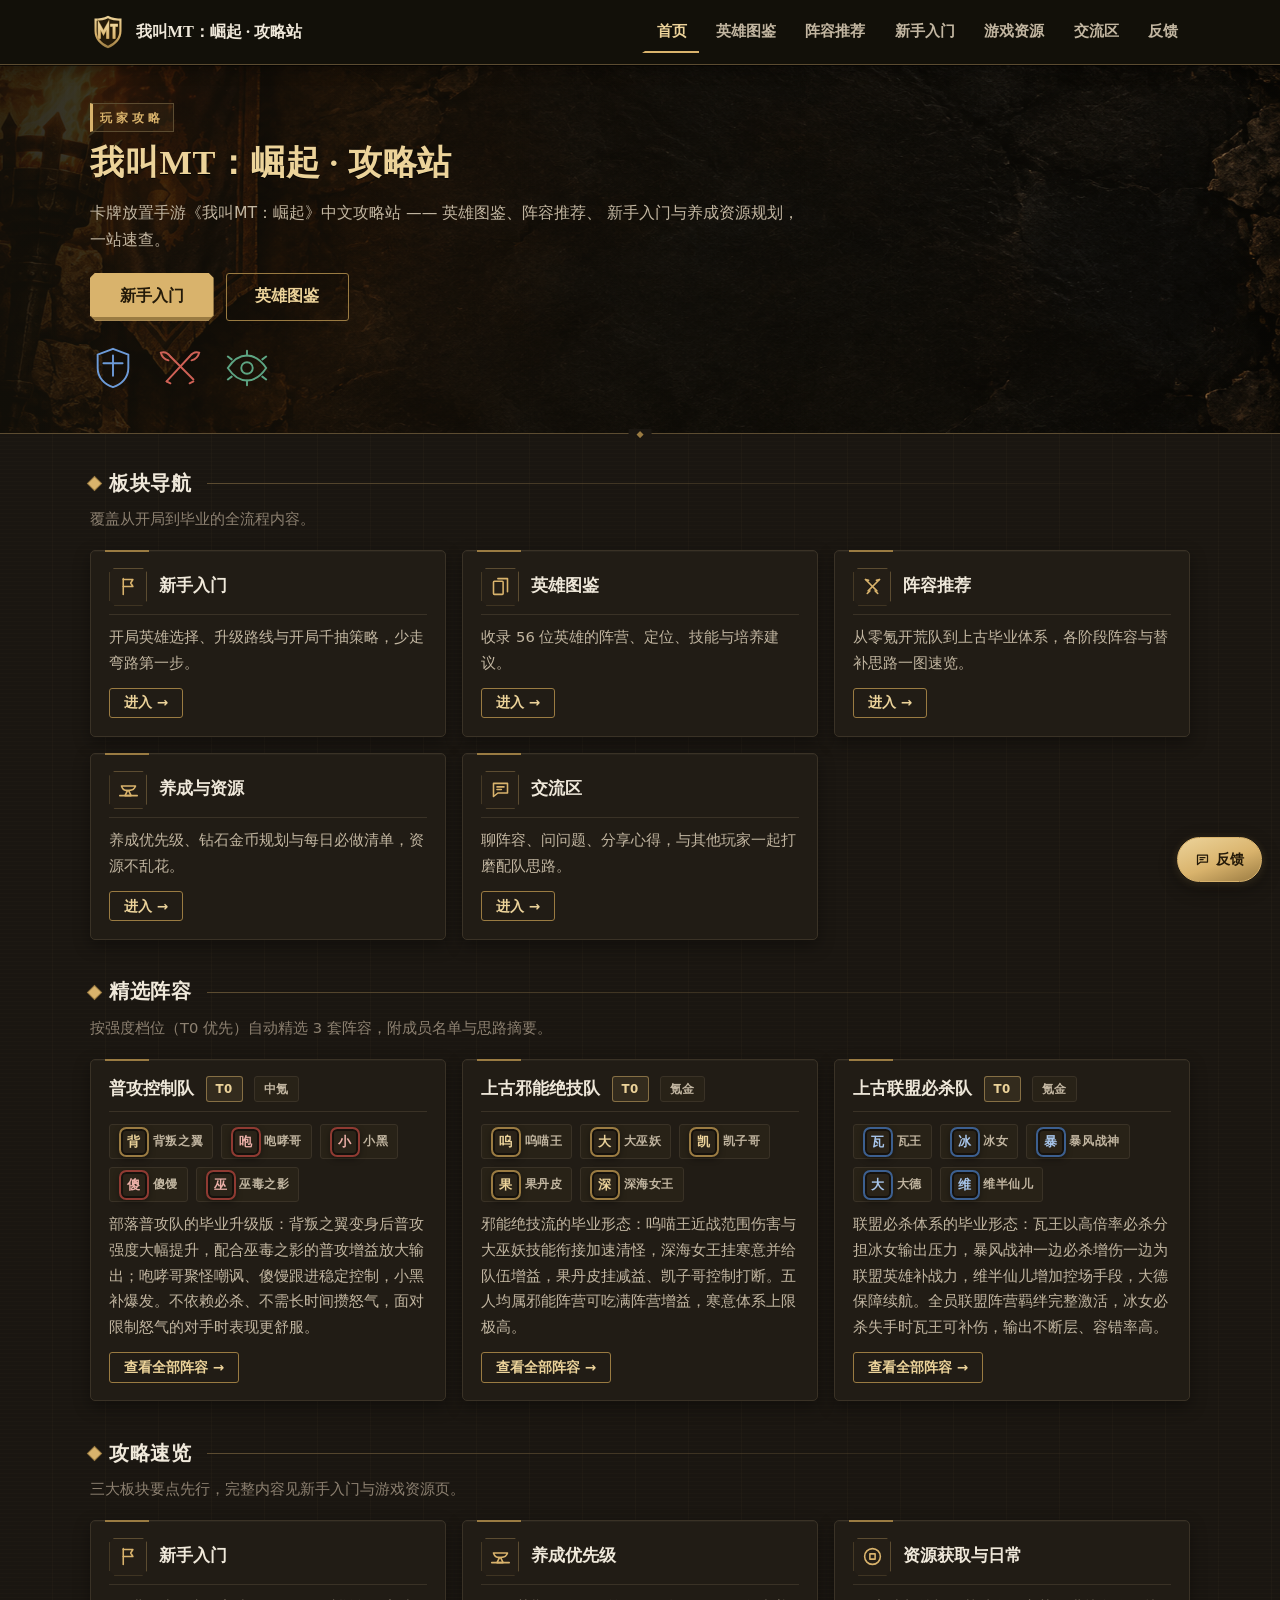
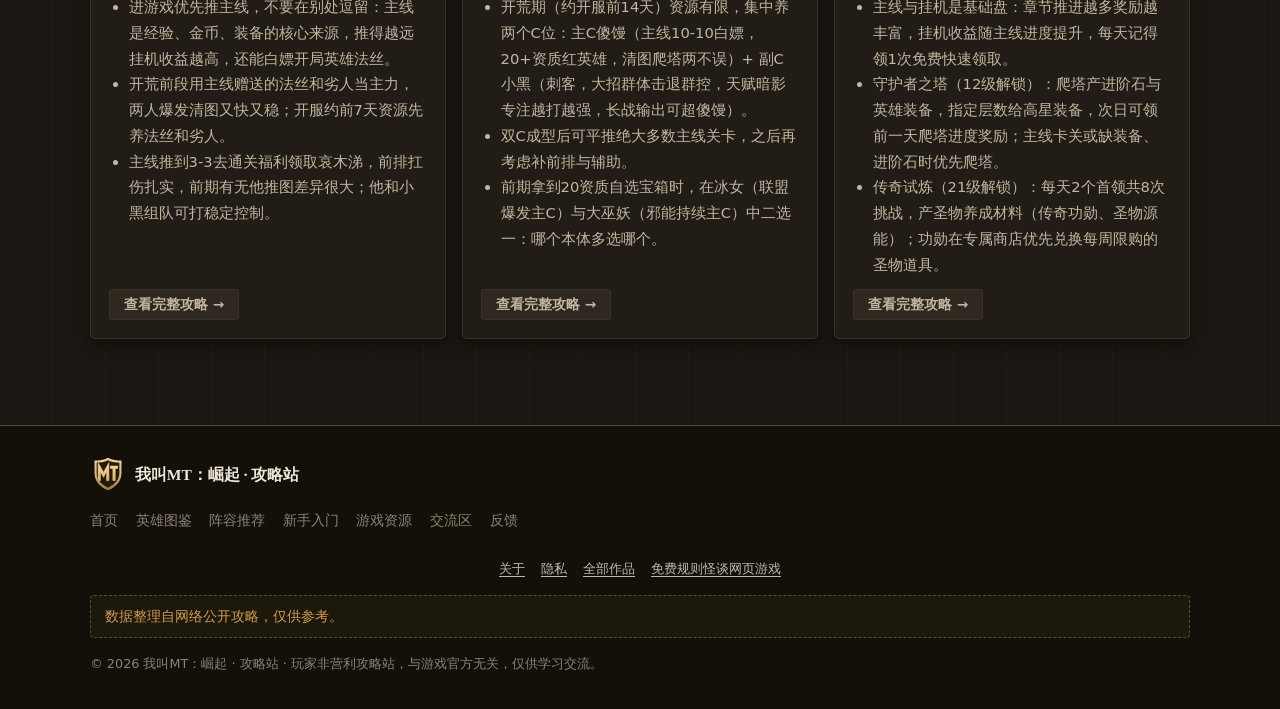
<file: index.html>
<!DOCTYPE html>
<html lang="zh-CN">
<head>
  <meta charset="UTF-8">
  <meta name="viewport" content="width=device-width, initial-scale=1.0">
  <title>首页 · 我叫MT：崛起 · 攻略站</title>
  <meta name="description" content="卡牌放置手游《我叫MT：崛起》中文攻略站：英雄图鉴、阵容推荐、新手入门、养成与资源规划一站速查。">
  <link rel="icon" type="image/png" href="assets/img/favicon-32.png">
  <meta property="og:title" content="我叫MT：崛起 · 攻略站">
  <meta property="og:description" content="卡牌放置手游《我叫MT：崛起》中文玩家攻略站">
  <meta property="og:image" content="https://yangfanwudi.github.io/mt-site/assets/img/og-cover.png">
  <meta property="og:type" content="website">
  <!-- 样式在前：全站唯一样式文件 -->
  <link rel="stylesheet" href="assets/css/style.css">
  <link rel="canonical" href="https://yangfanwudi.github.io/mt-site/">
  <meta property="og:url" content="https://yangfanwudi.github.io/mt-site/">
</head>
<body>
  <!-- 页头（site-header）由 common.js 的 MTCommon.mount 注入到 body 顶部 -->

  <main class="page">
    <!-- 顶部横幅：站点名 + 一句话简介 + 主行动按钮 -->
    <section class="page-hero">
      <div class="container">
        <p class="page-hero__eyebrow">玩家攻略</p>
        <h1 class="page-hero__title">我叫MT：崛起 · 攻略站</h1>
        <p class="page-hero__desc">
          卡牌放置手游《我叫MT：崛起》中文攻略站 —— 英雄图鉴、阵容推荐、
          新手入门与养成资源规划，一站速查。
        </p>
        <div class="page-hero__actions">
          <a class="btn btn--primary btn--lg" href="beginner.html">新手入门</a>
          <a class="btn btn--ghost btn--lg" href="heroes.html">英雄图鉴</a>
        </div>
        <!-- 阵营纹章横幅（装饰） -->
        <div class="hero-crest-band" aria-hidden="true">
          <span class="crest--alliance"><svg viewBox="0 0 48 48" fill="none" stroke="currentColor" stroke-width="2" stroke-linejoin="round" stroke-linecap="round"><path d="M24 4 40 10v14c0 10-7 17-16 20-9-3-16-10-16-20V10Z"/><path d="M24 11v21M14 19h20"/></svg></span>
          <span class="crest--horde"><svg viewBox="0 0 48 48" fill="none" stroke="currentColor" stroke-width="2" stroke-linecap="round"><path d="M10 38 34 12M14 12l24 24"/><path d="M34 12c3-4 7-5 10-4-1 4-4 7-8 8M14 12c-3-4-7-5-10-4 1 4 4 7 8 8"/><path d="M10 38l4 2M38 38l-4 2"/></svg></span>
          <span class="crest--neutral"><svg viewBox="0 0 48 48" fill="none" stroke="currentColor" stroke-width="2" stroke-linecap="round"><path d="M4 24c6-9 12-13 20-13s14 4 20 13c-6 9-12 13-20 13S10 33 4 24Z"/><circle cx="24" cy="24" r="6"/><path d="M24 11V6M24 42v-5M8 15l-4-3M40 15l4-3M8 33l-4 3M40 33l4 3"/></svg></span>
        </div>
      </div>
    </section>

    <div class="container">
      <!-- ① 板块导航卡：五大板块入口 -->
      <section class="section" aria-labelledby="boards-title">
        <h2 class="section__title" id="boards-title">板块导航</h2>
        <p class="section__desc">覆盖从开局到毕业的全流程内容。</p>

        <div class="card-grid">
          <article class="card">
            <div class="card__head">
              <span class="card__icon" aria-hidden="true"><svg viewBox="0 0 24 24" fill="none" stroke="currentColor" stroke-width="1.8" stroke-linecap="round" stroke-linejoin="round"><path d="M6 3v18"/><path d="M6 4h11l-2.5 4L17 12H6"/></svg></span>
              <h3 class="card__title">新手入门</h3>
            </div>
            <p class="card__desc">开局英雄选择、升级路线与开局千抽策略，少走弯路第一步。</p>
            <div class="card__foot">
              <a class="btn btn--sm btn--ghost" href="beginner.html">进入 →</a>
            </div>
          </article>

          <article class="card">
            <div class="card__head">
              <span class="card__icon" aria-hidden="true"><svg viewBox="0 0 24 24" fill="none" stroke="currentColor" stroke-width="1.8" stroke-linecap="round" stroke-linejoin="round"><rect x="4" y="6" width="11" height="15" rx="1"/><path d="M9 3h11v15"/></svg></span>
              <h3 class="card__title">英雄图鉴</h3>
            </div>
            <!-- 有英雄数据时由页面脚本改写为「收录 N 位英雄…」 -->
            <p class="card__desc" id="heroes-card-desc">全英雄的阵营、定位、技能与培养建议速查。</p>
            <div class="card__foot">
              <a class="btn btn--sm btn--ghost" href="heroes.html">进入 →</a>
            </div>
          </article>

          <article class="card">
            <div class="card__head">
              <span class="card__icon" aria-hidden="true"><svg viewBox="0 0 24 24" fill="none" stroke="currentColor" stroke-width="1.8" stroke-linecap="round" stroke-linejoin="round"><path d="M4 4l13 13M20 4 7 17"/><path d="M15 17l3 3M9 17l-3 3M4 4l3.5 1M20 4l-3.5 1"/></svg></span>
              <h3 class="card__title">阵容推荐</h3>
            </div>
            <p class="card__desc">从零氪开荒队到上古毕业体系，各阶段阵容与替补思路一图速览。</p>
            <div class="card__foot">
              <a class="btn btn--sm btn--ghost" href="lineup.html">进入 →</a>
            </div>
          </article>

          <article class="card">
            <div class="card__head">
              <span class="card__icon" aria-hidden="true"><svg viewBox="0 0 24 24" fill="none" stroke="currentColor" stroke-width="1.8" stroke-linecap="round" stroke-linejoin="round"><path d="M4 8h16c-1 3-4 5-7 5h-1l3 6H8l3-6H9C6 13 4.8 10.5 4 8Z"/><path d="M2 19h20"/></svg></span>
              <h3 class="card__title">养成与资源</h3>
            </div>
            <p class="card__desc">养成优先级、钻石金币规划与每日必做清单，资源不乱花。</p>
            <div class="card__foot">
              <a class="btn btn--sm btn--ghost" href="resource.html">进入 →</a>
            </div>
          </article>

          <article class="card">
            <div class="card__head">
              <span class="card__icon" aria-hidden="true"><svg viewBox="0 0 24 24" fill="none" stroke="currentColor" stroke-width="1.8" stroke-linecap="round" stroke-linejoin="round"><path d="M4 5h16v11H9l-5 4V5Z"/><path d="M8 9h8M8 12h5"/></svg></span>
              <h3 class="card__title">交流区</h3>
            </div>
            <p class="card__desc">聊阵容、问问题、分享心得，与其他玩家一起打磨配队思路。</p>
            <div class="card__foot">
              <a class="btn btn--sm btn--ghost" href="forum.html">进入 →</a>
            </div>
          </article>
        </div>
      </section>

      <!-- ② 精选阵容：页面脚本按 tier 档位取最高的 3 套渲染；数据缺失时整节隐藏 -->
      <section class="section" id="home-lineups" aria-labelledby="lineups-title">
        <h2 class="section__title" id="lineups-title">精选阵容</h2>
        <p class="section__desc">按强度档位（T0 优先）自动精选 3 套阵容，附成员名单与思路摘要。</p>
        <div class="card-grid" id="lineup-grid"></div>
      </section>

      <!-- ③ 攻略速览：页面脚本读取 MT_GUIDES 渲染三大板块要点；数据缺失时整节隐藏 -->
      <section class="section" id="home-guides" aria-labelledby="guides-title">
        <h2 class="section__title" id="guides-title">攻略速览</h2>
        <p class="section__desc">三大板块要点先行，完整内容见新手入门与游戏资源页。</p>
        <div class="card-grid" id="guide-grid"></div>
      </section>
    </div>
  </main>

  <!-- 页脚（site-footer，含免责声明）由 MTCommon.mount 注入到 body 末尾 -->

  <noscript>
    <div class="alert alert--warn container">
      <p>本站导航与内容渲染依赖 JavaScript，请启用后刷新页面。</p>
    </div>
  </noscript>

  <!-- body 末尾脚本顺序：data 脚本 → common.js → 页面脚本（mount 在最前调用） -->

  <!-- ① data 脚本：阵容 / 攻略 / 英雄（英雄数据用于首页总数与成员头像阵营着色） -->
  <script src="data/lineups.js"></script>
  <script src="data/guides.js"></script>
  <script src="data/heroes.js"></script>

  <!-- ② 全站公共脚本 -->
  <script src="assets/js/common.js"></script>

  <!-- ③ 页面脚本：先挂载骨架，再渲染数据区块（全部防御式判空，缺失即隐藏区块） -->
  <script>
    (function () {
      'use strict';

      /* 骨架挂载：页头 / 导航高亮 / 移动端菜单 / 页脚 */
      MTCommon.mount('index');

      /* ---------- 小工具 ---------- */
      function toArray(v) {
        return Array.isArray(v) ? v : [];
      }
      function el(tag, cls, text) {
        var node = document.createElement(tag);
        if (cls) node.className = cls;
        if (text != null) node.textContent = text;
        return node;
      }

      /* 英雄名 → 阵营映射（用于阵容成员头像着色；邪能/未知用默认金色） */
      var factionByHero = {};
      toArray(window.MT_HEROES).forEach(function (h) {
        if (h && h.name) factionByHero[h.name] = h.faction || '';
      });
      function avatarVariant(heroName) {
        var f = factionByHero[heroName];
        if (f === '联盟') return 'avatar--alliance';
        if (f === '部落') return 'avatar--horde';
        if (f === '中立') return 'avatar--neutral';
        return '';                       /* 邪能 / 未知 → 默认金渐变 */
      }

      /* ---------- 英雄图鉴卡片：写入收录总数 ---------- */
      (function heroCount() {
        var desc = document.getElementById('heroes-card-desc');
        var heroes = toArray(window.MT_HEROES);
        if (desc && heroes.length) {
          desc.textContent = '收录 ' + heroes.length +
            ' 位英雄的阵营、定位、技能与培养建议。';
        }
      })();

      /* ---------- 精选阵容：tier 档位最高的前 3 套 ---------- */
      (function featuredLineups() {
        var section = document.getElementById('home-lineups');
        var grid = document.getElementById('lineup-grid');
        if (!section || !grid) return;

        var TIER_RANK = { 'T0': 0, 'T1': 1, 'T2': 2, 'T3': 3 };
        var TIER_BADGE = {
          'T0': 'badge--tier0', 'T1': 'badge--tier1',
          'T2': 'badge--tier2', 'T3': 'badge--tier3'
        };
        function rank(l) {
          return TIER_RANK.hasOwnProperty(l && l.tier) ? TIER_RANK[l.tier] : 9;
        }

        var lineups = toArray(window.MT_LINEUPS)
          .filter(function (l) { return l && typeof l === 'object' && l.name; });

        if (!lineups.length) {          /* 数据缺失：整节隐藏，不报错 */
          section.hidden = true;
          return;
        }

        lineups.sort(function (a, b) { return rank(a) - rank(b); });

        lineups.slice(0, 3).forEach(function (l) {
          var card = el('article', 'card');

          var head = el('div', 'card__head');
          head.appendChild(el('h3', 'card__title', l.name));
          head.appendChild(el('span',
            'badge ' + (TIER_BADGE[l.tier] || 'badge--muted'),
            l.tier || '待定'));
          if (l.type) head.appendChild(el('span', 'badge', l.type));
          card.appendChild(head);

          /* 成员名单：首字头像（按阵营着色）+ 姓名，徽章胶囊排列 */
          var members = el('div', 'card__foot');
          toArray(l.members).forEach(function (m) {
            if (!m || !m.name) return;
            var chip = el('span', 'badge');
            var variant = avatarVariant(m.name);
            chip.appendChild(el('span',
              'avatar avatar--sm' + (variant ? ' ' + variant : ''),
              m.name.charAt(0))).setAttribute('aria-hidden', 'true');
            chip.appendChild(document.createTextNode(m.name));
            members.appendChild(chip);
          });
          if (members.childNodes.length) card.appendChild(members);

          /* 思路摘要 */
          if (l.idea) card.appendChild(el('p', 'card__desc', l.idea));

          var foot = el('div', 'card__foot');
          var more = el('a', 'btn btn--sm btn--ghost', '查看全部阵容 →');
          more.href = 'lineup.html';
          foot.appendChild(more);
          card.appendChild(foot);

          grid.appendChild(card);
        });
      })();

      /* ---------- 攻略速览：三大板块各自要点摘要 ---------- */
      (function guideOverview() {
        var section = document.getElementById('home-guides');
        var grid = document.getElementById('guide-grid');
        if (!section || !grid) return;

        /* 手绘 SVG 图标（stroke=currentColor，复用 .card__icon 托板样式） */
        var ICON = {
          flag: '<svg viewBox="0 0 24 24" fill="none" stroke="currentColor" stroke-width="1.8" stroke-linecap="round" stroke-linejoin="round"><path d="M6 3v18"/><path d="M6 4h11l-2.5 4L17 12H6"/></svg>',
          anvil: '<svg viewBox="0 0 24 24" fill="none" stroke="currentColor" stroke-width="1.8" stroke-linecap="round" stroke-linejoin="round"><path d="M4 8h16c-1 3-4 5-7 5h-1l3 6H8l3-6H9C6 13 4.8 10.5 4 8Z"/><path d="M2 19h20"/></svg>',
          coin: '<svg viewBox="0 0 24 24" fill="none" stroke="currentColor" stroke-width="1.8" stroke-linecap="round" stroke-linejoin="round"><circle cx="12" cy="12" r="9"/><rect x="9" y="9" width="6" height="6"/></svg>'
        };

        /* MT_GUIDES key → 页面入口与图标（growth 属于游戏资源页） */
        var META = [
          { key: 'beginner', href: 'beginner.html', icon: ICON.flag, fallback: '新手入门' },
          { key: 'growth',   href: 'resource.html', icon: ICON.anvil, fallback: '养成优先级' },
          { key: 'resource', href: 'resource.html', icon: ICON.coin,  fallback: '资源获取与日常' }
        ];

        var guides = (window.MT_GUIDES && typeof window.MT_GUIDES === 'object')
          ? window.MT_GUIDES : {};

        var rendered = 0;
        META.forEach(function (meta) {
          var g = guides[meta.key];
          if (!g || typeof g !== 'object') return;   /* 板块缺失：跳过该卡 */

          /* 取第一个有内容的板块要点，最多 3 条 */
          var first = toArray(g.sections)
            .filter(function (s) { return s && toArray(s.list).length; })[0];

          var card = el('article', 'card');
          var head = el('div', 'card__head');
          var iconBox = el('span', 'card__icon');
          iconBox.innerHTML = meta.icon;           /* SVG 标记需走 innerHTML */
          iconBox.setAttribute('aria-hidden', 'true');
          head.appendChild(iconBox);
          head.appendChild(el('h3', 'card__title', g.title || meta.fallback));
          card.appendChild(head);

          var list = el('ul', 'card__desc');
          if (first) {
            toArray(first.list).slice(0, 3).forEach(function (item) {
              if (item) list.appendChild(el('li', null, String(item)));
            });
          }
          if (list.childNodes.length) card.appendChild(list);

          var foot = el('div', 'card__foot');
          var more = el('a', 'btn btn--sm btn--soft', '查看完整攻略 →');
          more.href = meta.href;
          foot.appendChild(more);
          card.appendChild(foot);

          grid.appendChild(card);
          rendered++;
        });

        if (!rendered) section.hidden = true;        /* 数据缺失：整节隐藏 */
      })();
    })();
  </script>
</body>
</html>
</file>
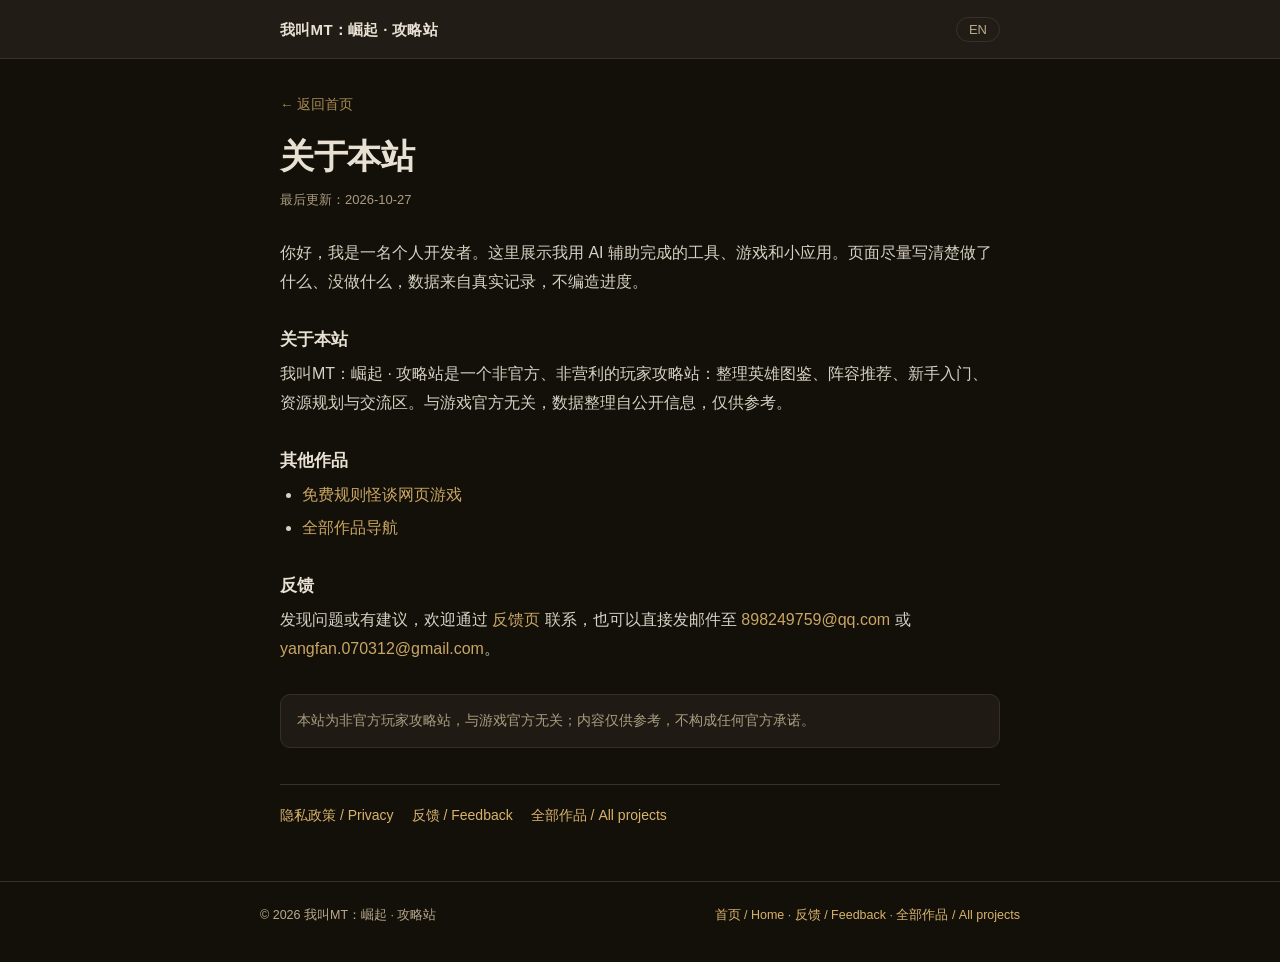
<file: about.html>
<!DOCTYPE html>
<html lang="zh-CN">
<head>
<meta charset="UTF-8">
<meta name="viewport" content="width=device-width, initial-scale=1.0">
<title>关于本站 · 我叫MT：崛起 · 攻略站 | About</title>
<meta name="description" content="《我叫MT：崛起》非官方玩家攻略站的隐私政策与关于页：交流区使用 giscus，评论存储在 GitHub Discussions。Privacy and about pages for an unofficial MT: Rise fan guide.">
<link rel="canonical" href="https://yangfanwudi.github.io/mt-site/about.html">
<meta name="theme-color" content="#131009">
<meta property="og:type" content="website">
<meta property="og:title" content="关于本站 · 我叫MT：崛起 · 攻略站">
<meta property="og:description" content="《我叫MT：崛起》非官方玩家攻略站的隐私政策与关于页：交流区使用 giscus，评论存储在 GitHub Discussions。Privacy and about pages for an unofficial MT: Rise fan guide.">
<meta property="og:url" content="https://yangfanwudi.github.io/mt-site/about.html">
<style>
:root{--bg:#131009;--panel:#211c15;--fg:#e8e1d3;--mut:#b9a98c;--ac:#d9b36c;--ln:#3a3226}
*{box-sizing:border-box}
html{scroll-behavior:smooth}
body{margin:0;background:var(--bg);color:var(--fg);font:16px/1.8 -apple-system,BlinkMacSystemFont,"Segoe UI","PingFang SC","Hiragino Sans GB","Microsoft YaHei",sans-serif;-webkit-font-smoothing:antialiased}
a{color:var(--ac);text-decoration:none}
a:hover{text-decoration:underline}
.bar{position:sticky;top:0;z-index:10;background:var(--panel);border-bottom:1px solid var(--ln)}
.bar-inner{max-width:760px;margin:0 auto;padding:0 20px;min-height:58px;display:flex;align-items:center;justify-content:space-between;gap:14px}
.brand{font-weight:700;font-size:15px;letter-spacing:.02em;color:var(--fg);max-width:68%;overflow:hidden;text-overflow:ellipsis;white-space:nowrap}
#langBtn{appearance:none;border:1px solid var(--ln);background:transparent;color:var(--mut);border-radius:999px;padding:4px 12px;font-size:13px;cursor:pointer;font-family:inherit;flex:none}
#langBtn:hover,#langBtn:focus-visible{border-color:var(--ac);color:var(--ac);outline:none}
main{max-width:760px;margin:0 auto;padding:34px 20px 52px}
.crumb{font-size:13.5px;margin:0 0 18px;opacity:.75}
h1{font-size:clamp(26px,4vw,34px);line-height:1.25;margin:0 0 10px;letter-spacing:-.01em}
.updated{font-size:13px;color:var(--mut);margin:0 0 28px}
h2{font-size:17px;line-height:1.5;margin:30px 0 8px;color:var(--fg)}
p{margin:0 0 12px;opacity:.92}
ul{margin:8px 0 14px;padding-left:22px}
li{margin:4px 0;opacity:.92}
.note{margin-top:30px;padding:14px 16px;border:1px solid var(--ln);border-radius:10px;background:var(--panel);font-size:13.5px;color:var(--mut)}
.page-links{display:flex;flex-wrap:wrap;gap:8px 18px;margin-top:36px;padding-top:18px;border-top:1px solid var(--ln);font-size:14px}
footer{border-top:1px solid var(--ln);padding:22px 20px 36px;font-size:12.5px;color:var(--mut)}
.foot{max-width:760px;margin:0 auto;display:flex;flex-wrap:wrap;gap:6px 16px;justify-content:space-between}
html[lang="en"] [data-lang="zh"],html[lang="zh-CN"] [data-lang="en"]{display:none!important}
@media(max-width:520px){main{padding-top:24px}h2{margin-top:26px}.bar-inner{min-height:54px}}
</style>
</head>
<body>
<header class="bar">
  <div class="bar-inner">
    <a class="brand" href="index.html">我叫MT：崛起 · 攻略站</a>
    <button id="langBtn" type="button" aria-label="Switch to English">EN</button>
  </div>
</header>
<main>
  <p class="crumb"><a href="index.html">← <span data-lang="zh">返回首页</span><span data-lang="en">Back to home</span></a></p>
  <h1><span data-lang="zh">关于本站</span><span data-lang="en">About</span></h1>
  <p class="updated"><span data-lang="zh">最后更新：2026-10-27</span><span data-lang="en">Last updated: 2026-10-27</span></p>
<div data-lang="zh">
  <p>你好，我是一名个人开发者。这里展示我用 AI 辅助完成的工具、游戏和小应用。页面尽量写清楚做了什么、没做什么，数据来自真实记录，不编造进度。</p>
  <h2>关于本站</h2>
  <p>我叫MT：崛起 · 攻略站是一个非官方、非营利的玩家攻略站：整理英雄图鉴、阵容推荐、新手入门、资源规划与交流区。与游戏官方无关，数据整理自公开信息，仅供参考。</p>
  <h2>其他作品</h2>
  <ul>
      <li><a href="https://yangfanwudi.github.io/yongye-site/">免费规则怪谈网页游戏</a></li>
      <li><a href="https://yangfanwudi.github.io/">全部作品导航</a></li>
  </ul>
  <h2>反馈</h2>
  <p>发现问题或有建议，欢迎通过 <a href="feedback.html">反馈页</a> 联系，也可以直接发邮件至 <a href="mailto:898249759@qq.com">898249759@qq.com</a> 或 <a href="mailto:yangfan.070312@gmail.com">yangfan.070312@gmail.com</a>。</p>
  <p class="note">本站为非官方玩家攻略站，与游戏官方无关；内容仅供参考，不构成任何官方承诺。</p>
</div>
<div data-lang="en">
  <p>Hello — I am an independent developer. This site collects tools, games and small apps that I build with AI assistance. The pages aim to state clearly what each project does and does not do; numbers come from real records, not invented progress.</p>
  <h2>About this site</h2>
  <p>MT: Rise Guide is an unofficial, non-profit fan guide covering hero reference, lineup recommendations, beginner tips, resource planning and a community area. It is not affiliated with the game's official team; content is compiled from public information and is for reference only.</p>
  <h2>Other projects</h2>
  <ul>
      <li><a href="https://yangfanwudi.github.io/yongye-site/">free rules-horror browser game</a></li>
      <li><a href="https://yangfanwudi.github.io/">All projects</a></li>
  </ul>
  <h2>Feedback</h2>
  <p>Found a problem or have a suggestion? Use the <a href="feedback.html">feedback page</a>, or email <a href="mailto:898249759@qq.com">898249759@qq.com</a> or <a href="mailto:yangfan.070312@gmail.com">yangfan.070312@gmail.com</a>.</p>
  <p class="note">This is an unofficial fan guide, not affiliated with the game's official team. Content is for reference only and does not represent any official commitment.</p>
</div>
  <nav class="page-links" aria-label="页面导航 / Page links"><a href="privacy.html">隐私政策 / Privacy</a><a href="feedback.html">反馈 / Feedback</a><a href="https://yangfanwudi.github.io/">全部作品 / All projects</a></nav>
</main>
<footer>
  <div class="foot">
    <span>© 2026 我叫MT：崛起 · 攻略站</span>
    <span><a href="index.html">首页 / Home</a> · <a href="feedback.html">反馈 / Feedback</a> · <a href="https://yangfanwudi.github.io/">全部作品 / All projects</a></span>
  </div>
</footer>
<script>
(function () {
  var btn = document.getElementById('langBtn');
  var key = 'mt-lang';
  function apply(lang) {
    var en = lang === 'en';
    document.documentElement.lang = en ? 'en' : 'zh-CN';
    btn.textContent = en ? '中文' : 'EN';
    btn.setAttribute('aria-label', en ? '切换到中文' : 'Switch to English');
  }
  var saved = 'zh';
  try { saved = localStorage.getItem(key) || 'zh'; } catch (e) {}
  apply(saved);
  btn.addEventListener('click', function () {
    var next = document.documentElement.lang === 'en' ? 'zh' : 'en';
    try { localStorage.setItem(key, next); } catch (e) {}
    apply(next);
  });
})();
</script>
</body>
</html>
</file>
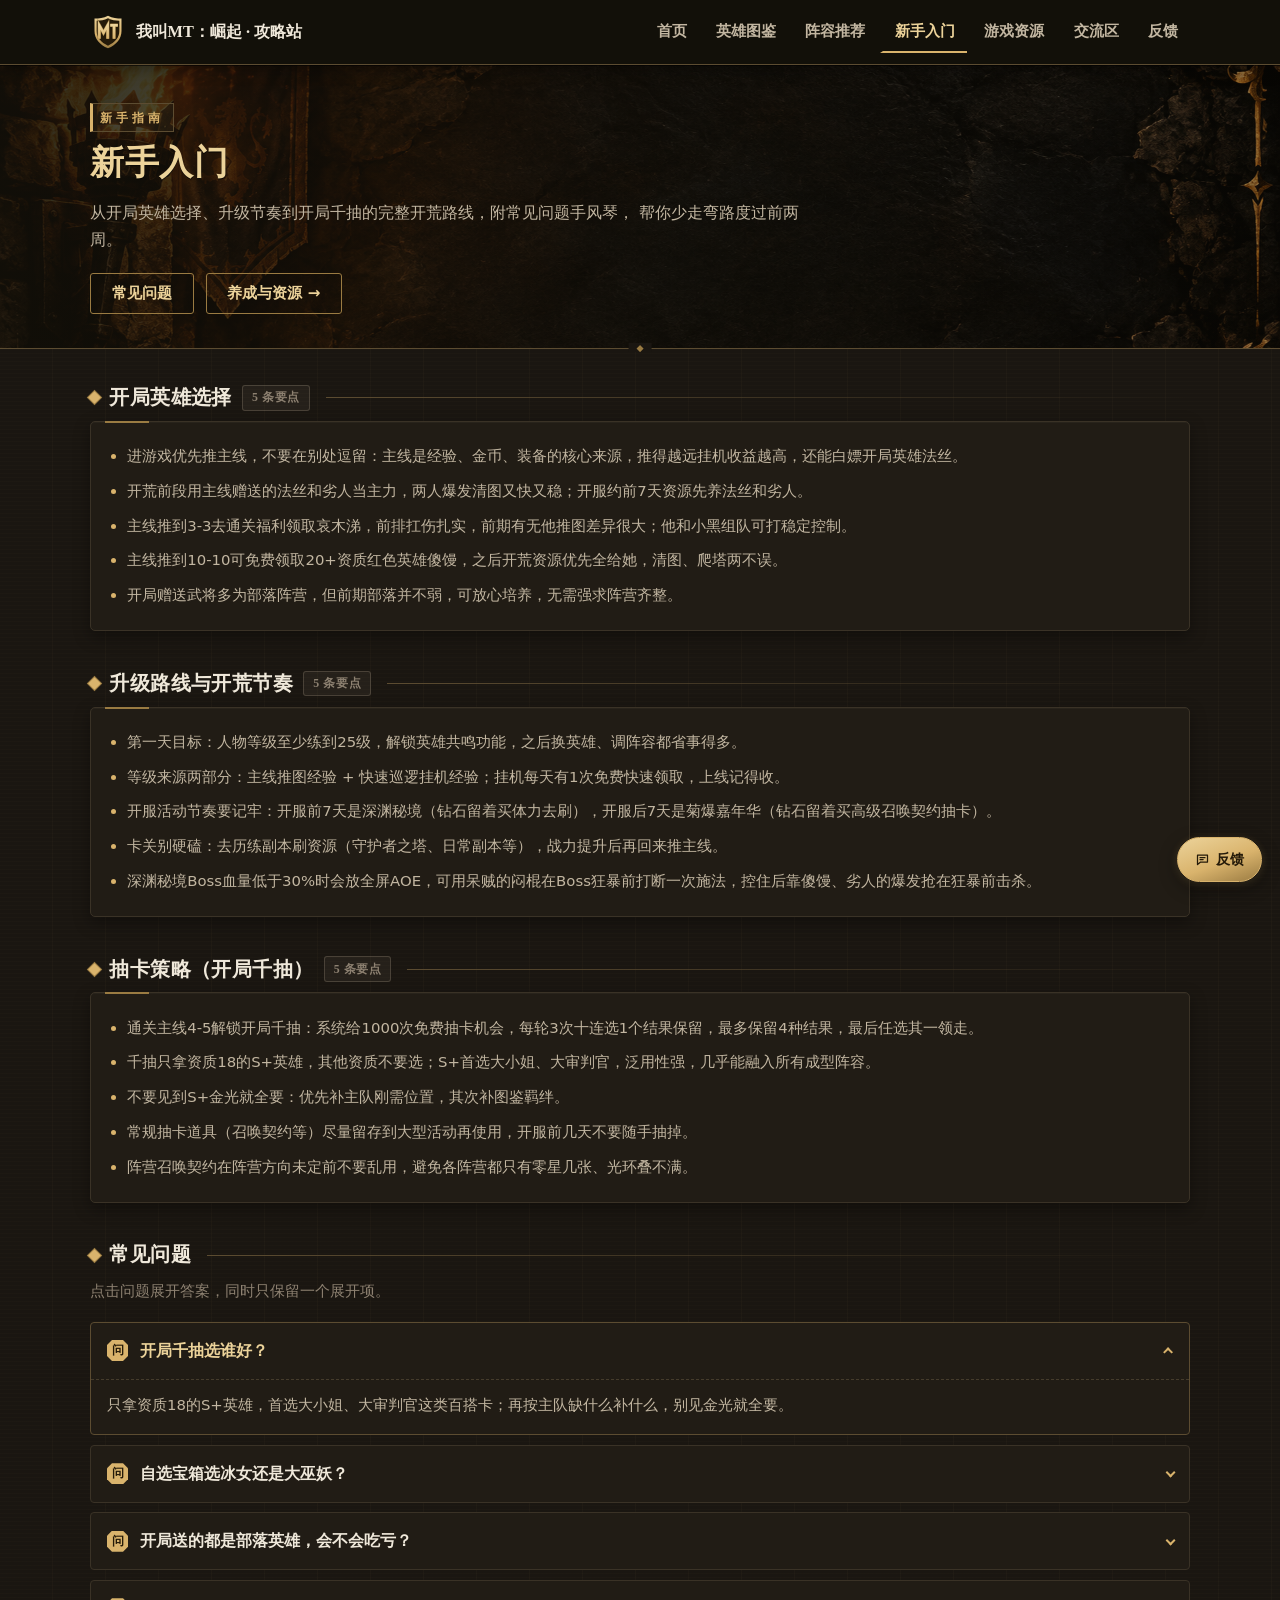
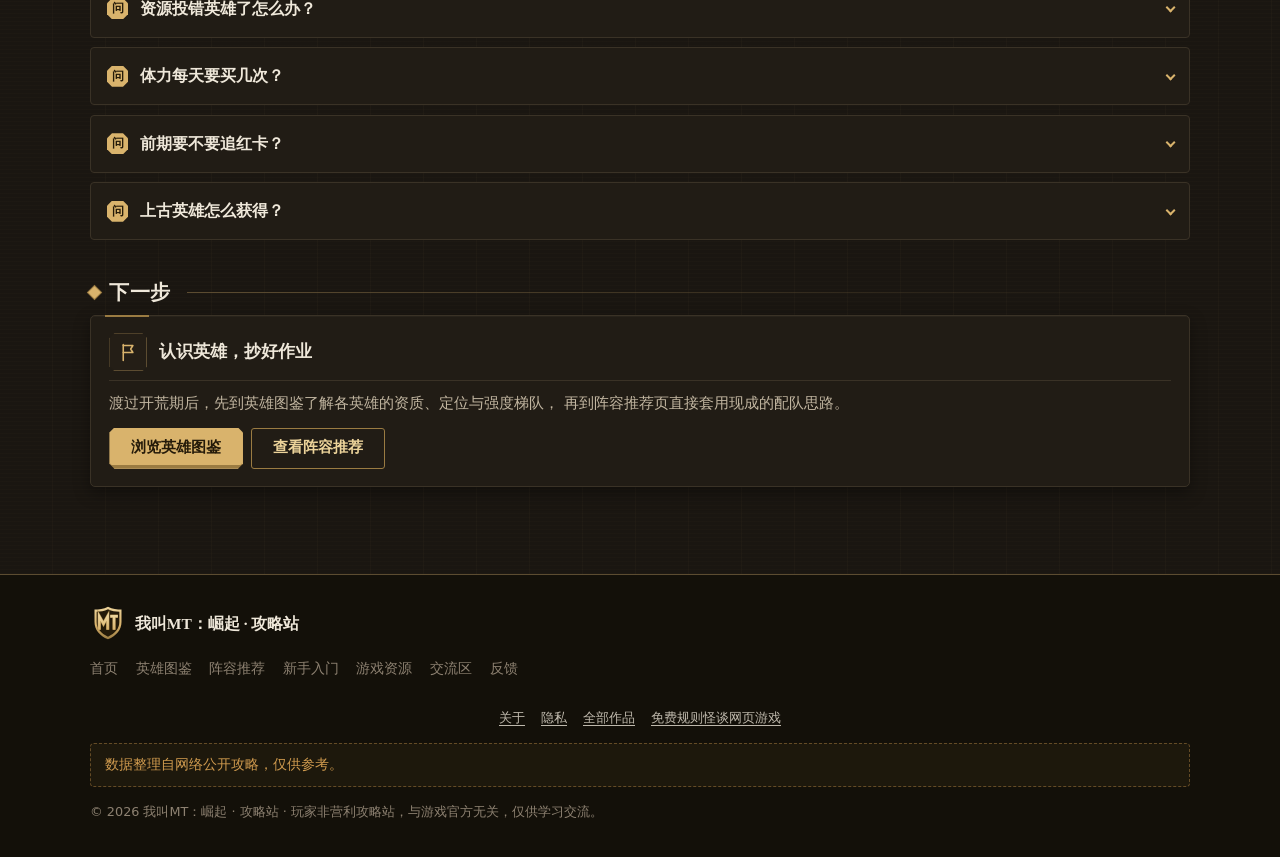
<file: beginner.html>
<!DOCTYPE html>
<html lang="zh-CN">
<head>
  <meta charset="UTF-8">
  <meta name="viewport" content="width=device-width, initial-scale=1.0">
  <title>新手入门 · 我叫MT：崛起 · 攻略站</title>
  <meta name="description" content="我叫MT：崛起新手入门攻略：开局英雄选择、升级路线与开荒节奏、开局千抽策略，附常见问题解答，帮你顺利度过开荒期。">
  <link rel="icon" type="image/png" href="assets/img/favicon-32.png">
  <!-- 样式在前：全站唯一样式文件 -->
  <link rel="stylesheet" href="assets/css/style.css">
  <!-- 页面局部：仅攻略要点列表的布局微调，视觉一律沿用全站设计令牌 -->
  <style>
    .guide-list { margin: 0; color: var(--text-secondary); }
    .guide-list li + li { margin-top: .55rem; }
    .guide-list li::marker { color: var(--gold); }
  </style>
  <link rel="canonical" href="https://yangfanwudi.github.io/mt-site/beginner.html">
</head>
<body>
  <!-- 页头（site-header）由 common.js 的 MTCommon.mount 注入到 body 顶部 -->

  <main class="page">
    <!-- 页面标题区 -->
    <section class="page-hero">
      <div class="container">
        <p class="page-hero__eyebrow">新手指南</p>
        <h1 class="page-hero__title">新手入门</h1>
        <p class="page-hero__desc">
          从开局英雄选择、升级节奏到开局千抽的完整开荒路线，附常见问题手风琴，
          帮你少走弯路度过前两周。
        </p>
        <div class="page-hero__actions">
          <a class="btn btn--ghost" href="#faq">常见问题</a>
          <a class="btn btn--ghost" href="resource.html">养成与资源 →</a>
        </div>
      </div>
    </section>

    <div class="container">
      <!-- ① 要点板块：由页面脚本读取 window.MT_GUIDES.beginner 渲染 -->
      <div id="guide-sections">
        <noscript>
          <div class="alert alert--warn">
            <p>攻略内容由 JavaScript 渲染，请启用后刷新页面。</p>
          </div>
        </noscript>
      </div>

      <!-- ② FAQ 手风琴：details/summary + 纯 JS 互斥展开 -->
      <section class="section" id="faq" aria-labelledby="faq-title">
        <h2 class="section__title" id="faq-title">常见问题</h2>
        <p class="section__desc">点击问题展开答案，同时只保留一个展开项。</p>
        <div id="guide-faq" class="faq"></div>
      </section>

      <!-- ③ 页尾引导 -->
      <section class="section" aria-labelledby="next-title">
        <h2 class="section__title" id="next-title">下一步</h2>
        <article class="card">
          <div class="card__head">
            <span class="card__icon" aria-hidden="true"><svg viewBox="0 0 24 24" fill="none" stroke="currentColor" stroke-width="1.8" stroke-linecap="round" stroke-linejoin="round"><path d="M6 3v18"/><path d="M6 4h11l-2.5 4L17 12H6"/></svg></span>
            <h3 class="card__title">认识英雄，抄好作业</h3>
          </div>
          <p class="card__desc">
            渡过开荒期后，先到英雄图鉴了解各英雄的资质、定位与强度梯队，
            再到阵容推荐页直接套用现成的配队思路。
          </p>
          <div class="card__foot">
            <a class="btn btn--primary" href="heroes.html">浏览英雄图鉴</a>
            <a class="btn btn--ghost" href="lineup.html">查看阵容推荐</a>
          </div>
        </article>
      </section>
    </div>
  </main>

  <!-- 页脚（site-footer，含免责声明）由 MTCommon.mount 注入到 body 末尾 -->

  <noscript>
    <div class="alert alert--warn container">
      <p>本站导航与攻略内容依赖 JavaScript，请启用后刷新页面。</p>
    </div>
  </noscript>

  <!-- body 末尾脚本顺序：data 脚本 → common.js → 页面脚本（mount 在最前调用） -->

  <!-- ① data 脚本：攻略数据 -->
  <script src="data/guides.js"></script>

  <!-- ② 全站公共脚本 -->
  <script src="assets/js/common.js"></script>

  <!-- ③ 页面脚本：先挂载骨架，再渲染攻略内容 -->
  <script>
    (function () {
      'use strict';

      /* 骨架挂载：页头 / 导航高亮 / 移动端菜单 / 页脚 */
      MTCommon.mount('beginner');

      var data = window.MT_GUIDES && window.MT_GUIDES.beginner;

      /* 数据缺失时的友好提示条 */
      function dataAlert(variant, text) {
        var box = document.createElement('div');
        box.className = 'alert alert--' + variant;
        box.setAttribute('role', 'alert');
        var p = document.createElement('p');
        var strong = document.createElement('strong');
        strong.textContent = '攻略数据加载失败。';
        p.appendChild(strong);
        p.appendChild(document.createTextNode(text));
        box.appendChild(p);
        return box;
      }

      /* 要点列表 <ul class="guide-list"> */
      function buildList(items) {
        var ul = document.createElement('ul');
        ul.className = 'guide-list';
        (items || []).forEach(function (text) {
          var li = document.createElement('li');
          li.textContent = text;
          ul.appendChild(li);
        });
        return ul;
      }

      /* ① 要点板块：section__title + 卡片内要点列表 */
      var sectionsHost = document.getElementById('guide-sections');
      if (sectionsHost) {
        if (!data || !Array.isArray(data.sections) || !data.sections.length) {
          sectionsHost.appendChild(dataAlert('warn',
            '请确认 data/guides.js 已正常引入，且包含 beginner 数据。'));
          console.warn('[beginner] window.MT_GUIDES.beginner.sections 缺失');
        } else {
          data.sections.forEach(function (sec, i) {
            var section = document.createElement('section');
            section.className = 'section';
            section.setAttribute('aria-labelledby', 'guide-sec-' + i);

            var h2 = document.createElement('h2');
            h2.className = 'section__title';
            h2.id = 'guide-sec-' + i;

            var label = document.createElement('span');
            label.textContent = sec.title || ('要点 ' + (i + 1));
            h2.appendChild(label);

            var count = document.createElement('span');
            count.className = 'badge badge--muted';
            count.textContent =
              (Array.isArray(sec.list) ? sec.list.length : 0) + ' 条要点';
            h2.appendChild(count);

            var card = document.createElement('article');
            card.className = 'card';
            card.appendChild(buildList(sec.list));

            section.appendChild(h2);
            section.appendChild(card);
            sectionsHost.appendChild(section);
          });
        }
      }

      /* ② FAQ 手风琴：互斥展开（纯 JS，样式复用 .faq / .faq-item） */
      var faqHost = document.getElementById('guide-faq');
      if (faqHost) {
        if (!data || !Array.isArray(data.faq) || !data.faq.length) {
          var info = document.createElement('div');
          info.className = 'alert alert--info';
          info.setAttribute('role', 'status');
          var infoP = document.createElement('p');
          infoP.textContent = '常见问题整理中，敬请期待。';
          info.appendChild(infoP);
          faqHost.appendChild(info);
          console.warn('[beginner] window.MT_GUIDES.beginner.faq 缺失');
        } else {
          var items = [];
          data.faq.forEach(function (entry, i) {
            var d = document.createElement('details');
            d.className = 'faq-item';

            var q = document.createElement('summary');
            q.className = 'faq-q';
            q.textContent = entry.q || ('问题 ' + (i + 1));

            var a = document.createElement('div');
            a.className = 'faq-a';
            var p = document.createElement('p');
            p.textContent = entry.a || '';
            a.appendChild(p);

            d.appendChild(q);
            d.appendChild(a);

            /* 手风琴互斥：展开一项时收起其余项 */
            d.addEventListener('toggle', function () {
              if (!d.open) return;
              items.forEach(function (other) {
                if (other !== d) other.open = false;
              });
            });

            items.push(d);
            faqHost.appendChild(d);
          });
          if (items.length) items[0].open = true; /* 首条默认展开示意可交互 */
        }
      }
    })();
  </script>
</body>
</html>
</file>
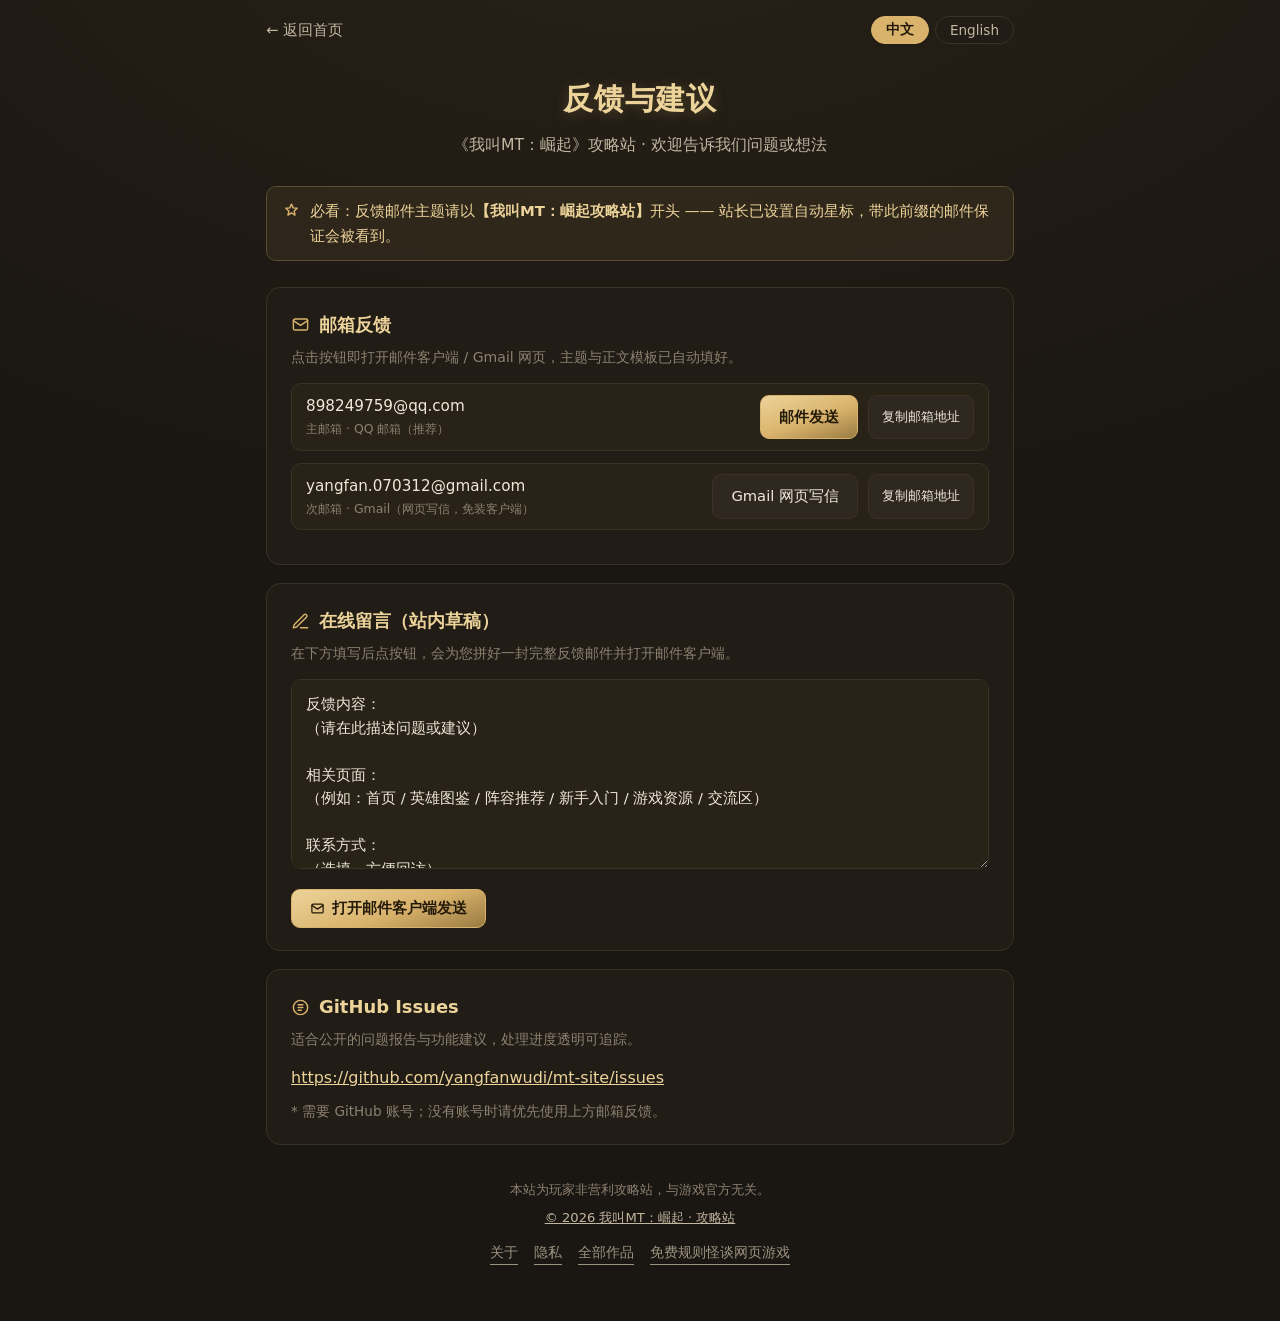
<file: feedback.html>
<!DOCTYPE html>
<html lang="zh-CN" data-lang="zh">
<head>
  <meta charset="UTF-8">
  <meta name="viewport" content="width=device-width, initial-scale=1.0">
  <title>反馈 · 我叫MT：崛起攻略站</title>
  <meta name="description" content="《我叫MT：崛起》攻略站反馈页：通过邮箱或 GitHub Issues 向站长提交问题与建议。Feedback page for the MT:Rise fan guide site.">
  <link rel="icon" type="image/png" href="assets/img/favicon-32.png">
  <style>
    :root {
      --bg-deep: #131009;
      --bg-body: #1a1611;
      --bg-card: #211c15;
      --bg-elevated: #282217;
      --bg-soft: #2f2820;
      --border-subtle: #3a3226;
      --border-strong: #5c4c31;
      --gold: #d9b36c;
      --gold-rgb: 217, 179, 108;
      --gold-strong: #ecd39a;
      --gold-ink: #241a09;
      --text-primary: #efe8da;
      --text-secondary: #c2b6a1;
      --text-muted: #8d8171;
    }
    * { box-sizing: border-box; }
    html { scroll-behavior: smooth; }
    body {
      margin: 0;
      background: var(--bg-body);
      background-image: radial-gradient(ellipse 90% 50% at 50% -10%, rgba(var(--gold-rgb), .07), transparent);
      color: var(--text-primary);
      font-family: "PingFang SC", "Microsoft YaHei", "Noto Sans SC", "Segoe UI", system-ui, -apple-system, sans-serif;
      line-height: 1.65;
      min-height: 100vh;
    }
    .wrap { max-width: 780px; margin: 0 auto; padding: 0 16px 56px; }

    /* —— 顶栏：返回 + 语言切换 —— */
    .topbar {
      display: flex; justify-content: space-between; align-items: center;
      gap: 12px; flex-wrap: wrap;
      padding: 16px 0 8px;
    }
    .backlink { color: var(--text-secondary); text-decoration: none; font-size: .92rem; }
    .backlink:hover { color: var(--gold-strong); }
    .lang-switch { display: flex; gap: 6px; }
    .lang-switch button {
      background: var(--bg-card); color: var(--text-secondary);
      border: 1px solid var(--border-subtle); border-radius: 999px;
      padding: 4px 14px; font-size: .85rem; cursor: pointer;
      font-family: inherit;
    }
    .lang-switch button:hover { color: var(--gold-strong); border-color: var(--border-strong); }
    .lang-switch button[aria-pressed="true"] {
      background: var(--gold); color: var(--gold-ink);
      border-color: var(--gold); font-weight: 600;
    }

    /* —— 双语切换：仅显示当前语言 —— */
    html[data-lang="zh"] [data-lang="en"] { display: none; }
    html[data-lang="en"] [data-lang="zh"] { display: none; }

    header.page-head { text-align: center; padding: 22px 0 6px; }
    .page-head h1 {
      margin: 0 0 8px; font-size: 1.9rem; letter-spacing: .02em;
      color: var(--gold-strong);
      text-shadow: 0 2px 14px rgba(var(--gold-rgb), .25);
    }
    .page-head p { margin: 0; color: var(--text-secondary); font-size: .98rem; }

    /* —— 顶部必看提示 —— */
    .notice {
      margin: 22px 0 26px; padding: 12px 16px;
      background: rgba(var(--gold-rgb), .08);
      border: 1px solid var(--border-strong); border-radius: 10px;
      color: var(--gold-strong); font-size: .93rem;
      display: flex; gap: 10px; align-items: flex-start;
    }
    .notice svg { flex: 0 0 auto; margin-top: 3px; color: var(--gold); }

    /* —— 卡片 —— */
    .card {
      background: var(--bg-card);
      border: 1px solid var(--border-subtle); border-radius: 14px;
      padding: 22px 24px; margin-bottom: 18px;
    }
    .card h2 {
      margin: 0 0 6px; font-size: 1.12rem; color: var(--gold-strong);
      display: flex; align-items: center; gap: 9px;
    }
    .card h2 svg { color: var(--gold); flex: 0 0 auto; }
    .card > p.hint { margin: 0 0 14px; color: var(--text-muted); font-size: .88rem; }

    .email-row {
      display: flex; align-items: center; justify-content: space-between;
      gap: 10px; flex-wrap: wrap;
      background: var(--bg-elevated); border: 1px solid var(--border-subtle);
      border-radius: 10px; padding: 10px 14px; margin-bottom: 12px;
    }
    .email-row .addr { font-size: .95rem; color: var(--text-primary); word-break: break-all; }
    .email-row .addr small { display: block; color: var(--text-muted); font-size: .78rem; }

    .btnrow { display: flex; gap: 10px; flex-wrap: wrap; }
    .btn {
      display: inline-flex; align-items: center; justify-content: center; gap: 7px;
      border-radius: 9px; padding: 9px 18px;
      font-size: .92rem; font-family: inherit; cursor: pointer;
      text-decoration: none; border: 1px solid var(--border-subtle);
      background: var(--bg-soft); color: var(--text-primary);
      transition: border-color .15s, color .15s, background .15s, transform .1s;
    }
    .btn:hover { color: var(--gold-strong); border-color: var(--border-strong); }
    .btn:active { transform: translateY(1px); }
    .btn--primary {
      background: linear-gradient(160deg, var(--gold-strong), var(--gold) 55%, var(--gold-deep, #9a7b42));
      border-color: var(--gold); color: var(--gold-ink); font-weight: 600;
    }
    .btn--primary:hover { color: var(--gold-ink); filter: brightness(1.06); border-color: var(--gold-strong); }
    .btn--sm { padding: 6px 13px; font-size: .84rem; }

    textarea#fb-text {
      width: 100%; min-height: 190px; resize: vertical;
      background: var(--bg-elevated); color: var(--text-primary);
      border: 1px solid var(--border-subtle); border-radius: 10px;
      padding: 12px 14px; font-family: inherit; font-size: .92rem; line-height: 1.6;
    }
    textarea#fb-text:focus { outline: 2px solid rgba(var(--gold-rgb), .45); border-color: var(--gold); }

    .issues-link { color: var(--gold-strong); word-break: break-all; }
    .issues-note { color: var(--text-muted); font-size: .85rem; margin: 8px 0 0; }

    footer.page-foot {
      text-align: center; color: var(--text-muted);
      font-size: .82rem; margin-top: 34px;
    }
    footer.page-foot a { color: var(--text-secondary); }

    .copy-ok { color: var(--gold-strong) !important; border-color: var(--gold) !important; }

    @media (max-width: 560px) {
      .btn { flex: 1 1 auto; }
      .page-head h1 { font-size: 1.5rem; }
      .card { padding: 18px 16px; }
    }
  </style>
  <link rel="canonical" href="https://yangfanwudi.github.io/mt-site/feedback.html">
</head>
<body>
  <div class="wrap">

    <!-- 顶栏：返回首页 + 中英切换 -->
    <div class="topbar">
      <a class="backlink" href="index.html">← <span data-lang="zh">返回首页</span><span data-lang="en">Back to Home</span></a>
      <div class="lang-switch" role="group" aria-label="Language / 语言">
        <button type="button" data-lang-switch="zh" aria-pressed="true">中文</button>
        <button type="button" data-lang-switch="en" aria-pressed="false">English</button>
      </div>
    </div>

    <header class="page-head">
      <h1><span data-lang="zh">反馈与建议</span><span data-lang="en">Feedback &amp; Suggestions</span></h1>
      <p>
        <span data-lang="zh">《我叫MT：崛起》攻略站 · 欢迎告诉我们问题或想法</span>
        <span data-lang="en">MT:Rise Fan Guide Site · Tell us what's broken or what to improve</span>
      </p>
    </header>

    <!-- 顶部必看说明（一行） -->
    <div class="notice" role="note">
      <svg width="17" height="17" viewBox="0 0 24 24" fill="none" stroke="currentColor" stroke-width="2" stroke-linecap="round" stroke-linejoin="round" aria-hidden="true"><path d="M12 3l2.4 5.3 5.6.6-4.2 3.9 1.2 5.6L12 15.5 7 18.4l1.2-5.6L4 8.9l5.6-.6L12 3Z"/></svg>
      <p style="margin:0">
        <span data-lang="zh">必看：反馈邮件主题请以<b>【我叫MT：崛起攻略站】</b>开头 —— 站长已设置自动星标，带此前缀的邮件保证会被看到。</span>
        <span data-lang="en">Must-read: start your email subject with <b>【我叫MT：崛起攻略站】</b> — the site author has an auto-star filter, so prefixed mail is guaranteed to be seen.</span>
      </p>
    </div>

    <!-- ① 邮箱直达 -->
    <section class="card" aria-labelledby="email-title">
      <h2 id="email-title">
        <svg width="19" height="19" viewBox="0 0 24 24" fill="none" stroke="currentColor" stroke-width="1.8" stroke-linecap="round" stroke-linejoin="round" aria-hidden="true"><rect x="3" y="5" width="18" height="14" rx="2"/><path d="m3 7 9 6 9-6"/></svg>
        <span data-lang="zh">邮箱反馈</span><span data-lang="en">Email</span>
      </h2>
      <p class="hint">
        <span data-lang="zh">点击按钮即打开邮件客户端 / Gmail 网页，主题与正文模板已自动填好。</span>
        <span data-lang="en">Buttons open your mail client / Gmail web with subject and body template pre-filled.</span>
      </p>

      <!-- 主邮箱：QQ 邮箱 -->
      <div class="email-row">
        <p class="addr" style="margin:0">
          898249759@qq.com
          <small><span data-lang="zh">主邮箱 · QQ 邮箱（推荐）</span><span data-lang="en">Primary · QQ Mail (recommended)</span></small>
        </p>
        <span class="btnrow">
          <a class="btn btn--primary" id="mailto-qq"
             href="mailto:898249759@qq.com?subject=%E3%80%90%E6%88%91%E5%8F%ABMT%EF%BC%9A%E5%B4%9B%E8%B5%B7%E6%94%BB%E7%95%A5%E7%AB%99%E3%80%91%E5%8F%8D%E9%A6%88&body=%E5%8F%8D%E9%A6%88%E5%86%85%E5%AE%B9%EF%BC%9A%0A%EF%BC%88%E8%AF%B7%E5%9C%A8%E6%AD%A4%E6%8F%8F%E8%BF%B0%E9%97%AE%E9%A2%98%E6%88%96%E5%BB%BA%E8%AE%AE%EF%BC%89%0A%0A%E7%9B%B8%E5%85%B3%E9%A1%B5%E9%9D%A2%EF%BC%9A%0A%EF%BC%88%E4%BE%8B%E5%A6%82%EF%BC%9A%E9%A6%96%E9%A1%B5%20%2F%20%E8%8B%B1%E9%9B%84%E5%9B%BE%E9%89%B4%20%2F%20%E9%98%B5%E5%AE%B9%E6%8E%A8%E8%8D%90%20%2F%20%E6%96%B0%E6%89%8B%E5%85%A5%E9%97%A8%20%2F%20%E6%B8%B8%E6%88%8F%E8%B5%84%E6%BA%90%20%2F%20%E4%BA%A4%E6%B5%81%E5%8C%BA%EF%BC%89%0A%0A%E8%81%94%E7%B3%BB%E6%96%B9%E5%BC%8F%EF%BC%9A%0A%EF%BC%88%E9%80%89%E5%A1%AB%EF%BC%8C%E6%96%B9%E4%BE%BF%E5%9B%9E%E8%AE%BF%EF%BC%89">
            <span data-lang="zh">邮件发送</span><span data-lang="en">Send Email</span>
          </a>
          <button type="button" class="btn btn--sm copy-email" data-email="898249759@qq.com">
            <span data-lang="zh">复制邮箱地址</span><span data-lang="en">Copy Address</span>
          </button>
        </span>
      </div>

      <!-- 次邮箱：Gmail 网页写信 -->
      <div class="email-row">
        <p class="addr" style="margin:0">
          yangfan.070312@gmail.com
          <small><span data-lang="zh">次邮箱 · Gmail（网页写信，免装客户端）</span><span data-lang="en">Secondary · Gmail (web compose, no client needed)</span></small>
        </p>
        <span class="btnrow">
          <a class="btn" id="gmail-link" target="_blank" rel="noopener"
             href="https://mail.google.com/mail/?view=cm&to=yangfan.070312@gmail.com&su=%E3%80%90%E6%88%91%E5%8F%ABMT%EF%BC%9A%E5%B4%9B%E8%B5%B7%E6%94%BB%E7%95%A5%E7%AB%99%E3%80%91%E5%8F%8D%E9%A6%88&body=%E5%8F%8D%E9%A6%88%E5%86%85%E5%AE%B9%EF%BC%9A%0A%EF%BC%88%E8%AF%B7%E5%9C%A8%E6%AD%A4%E6%8F%8F%E8%BF%B0%E9%97%AE%E9%A2%98%E6%88%96%E5%BB%BA%E8%AE%AE%EF%BC%89%0A%0A%E7%9B%B8%E5%85%B3%E9%A1%B5%E9%9D%A2%EF%BC%9A%0A%EF%BC%88%E4%BE%8B%E5%A6%82%EF%BC%9A%E9%A6%96%E9%A1%B5%20%2F%20%E8%8B%B1%E9%9B%84%E5%9B%BE%E9%89%B4%20%2F%20%E9%98%B5%E5%AE%B9%E6%8E%A8%E8%8D%90%20%2F%20%E6%96%B0%E6%89%8B%E5%85%A5%E9%97%A8%20%2F%20%E6%B8%B8%E6%88%8F%E8%B5%84%E6%BA%90%20%2F%20%E4%BA%A4%E6%B5%81%E5%8C%BA%EF%BC%89%0A%0A%E8%81%94%E7%B3%BB%E6%96%B9%E5%BC%8F%EF%BC%9A%0A%EF%BC%88%E9%80%89%E5%A1%AB%EF%BC%8C%E6%96%B9%E4%BE%BF%E5%9B%9E%E8%AE%BF%EF%BC%89">
            <span data-lang="zh">Gmail 网页写信</span><span data-lang="en">Compose in Gmail</span>
          </a>
          <button type="button" class="btn btn--sm copy-email" data-email="yangfan.070312@gmail.com">
            <span data-lang="zh">复制邮箱地址</span><span data-lang="en">Copy Address</span>
          </button>
        </span>
      </div>
    </section>

    <!-- ② 站内快速留言：textarea 拼 mailto -->
    <section class="card" aria-labelledby="draft-title">
      <h2 id="draft-title">
        <svg width="19" height="19" viewBox="0 0 24 24" fill="none" stroke="currentColor" stroke-width="1.8" stroke-linecap="round" stroke-linejoin="round" aria-hidden="true"><path d="M12 20h9"/><path d="M16.5 3.5a2.1 2.1 0 0 1 3 3L7 19l-4 1 1-4L16.5 3.5Z"/></svg>
        <span data-lang="zh">在线留言（站内草稿）</span><span data-lang="en">Quick Draft</span>
      </h2>
      <p class="hint">
        <span data-lang="zh">在下方填写后点按钮，会为您拼好一封完整反馈邮件并打开邮件客户端。</span>
        <span data-lang="en">Fill in below, then the button assembles a complete feedback email and opens your mail client.</span>
      </p>
      <label for="fb-text" style="position:absolute;width:1px;height:1px;overflow:hidden;clip:rect(0 0 0 0)">
        <span data-lang="zh">反馈内容</span><span data-lang="en">Feedback content</span>
      </label>
      <textarea id="fb-text" placeholder=""></textarea>
      <div class="btnrow" style="margin-top:12px">
        <button type="button" class="btn btn--primary" id="send-mailto">
          <svg width="15" height="15" viewBox="0 0 24 24" fill="none" stroke="currentColor" stroke-width="2" stroke-linecap="round" stroke-linejoin="round" aria-hidden="true"><path d="m3 7 9 6 9-6"/><rect x="3" y="5" width="18" height="14" rx="2"/></svg>
          <span data-lang="zh">打开邮件客户端发送</span><span data-lang="en">Open Mail Client to Send</span>
        </button>
      </div>
    </section>

    <!-- ③ GitHub Issues -->
    <section class="card" aria-labelledby="issues-title">
      <h2 id="issues-title">
        <svg width="19" height="19" viewBox="0 0 24 24" fill="none" stroke="currentColor" stroke-width="1.8" stroke-linecap="round" stroke-linejoin="round" aria-hidden="true"><circle cx="12" cy="12" r="9"/><path d="M9 12h6M9 8.5h6M9 15.5h4"/></svg>
        <span data-lang="zh">GitHub Issues</span><span data-lang="en">GitHub Issues</span>
      </h2>
      <p class="hint">
        <span data-lang="zh">适合公开的问题报告与功能建议，处理进度透明可追踪。</span>
        <span data-lang="en">Best for public bug reports and feature requests with trackable progress.</span>
      </p>
      <a class="issues-link" href="https://github.com/yangfanwudi/mt-site/issues" target="_blank" rel="noopener">https://github.com/yangfanwudi/mt-site/issues</a>
      <p class="issues-note">
        <span data-lang="zh">* 需要 GitHub 账号；没有账号时请优先使用上方邮箱反馈。</span>
        <span data-lang="en">* A GitHub account is required; without one, please use the email options above.</span>
      </p>
    </section>

    <footer class="page-foot">
      <p style="margin:0 0 6px">
        <span data-lang="zh">本站为玩家非营利攻略站，与游戏官方无关。</span>
        <span data-lang="en">This is a non-profit fan guide site, not affiliated with the game's official team.</span>
      </p>
      <p style="margin:0"><a href="index.html">© <span id="year">2026</span> 我叫MT：崛起 · 攻略站</a></p>
      <style>
    .xfl{display:flex;flex-wrap:wrap;justify-content:center;gap:.35rem 1rem;margin:.8rem 0 0;padding:0;font-size:.85rem;line-height:1.7}
    .xfl a{color:inherit;opacity:.78;text-decoration:none;border-bottom:1px solid currentColor}
    .xfl a:hover,.xfl a:focus-visible{opacity:1}
    @media(max-width:420px){.xfl{font-size:.78rem;gap:.3rem .8rem}}
  </style>
  <nav class="xfl" aria-label="关于与更多作品 / About and more">
    <a href="about.html">关于</a>
    <a href="privacy.html">隐私</a>
    <a href="https://yangfanwudi.github.io/">全部作品</a>
    <a href="https://yangfanwudi.github.io/yongye-site/">免费规则怪谈网页游戏</a>
  </nav>
</footer>
  </div>

  <script>
    (function () {
      'use strict';

      var SUBJECT = '【我叫MT：崛起攻略站】反馈';
      var MAIL_PRIMARY = '898249759@qq.com';
      var TEMPLATES = {
        zh: '反馈内容：\n（请在此描述问题或建议）\n\n相关页面：\n（例如：首页 / 英雄图鉴 / 阵容推荐 / 新手入门 / 游戏资源 / 交流区）\n\n联系方式：\n（选填，方便回访）',
        en: 'Feedback:\n(describe the issue or suggestion here)\n\nPage:\n(e.g. Home / Heroes / Lineups / Beginner / Resources / Forum)\n\nContact:\n(optional, so we can follow up)'
      };
      var PLACEHOLDERS = {
        zh: '可直接修改下方模板后发送……',
        en: 'Edit the template below and send…'
      };

      var currentLang = 'zh';
      var textarea = document.getElementById('fb-text');

      /* ---------- 中英切换：data-lang 驱动 ---------- */
      function switchLang(lang) {
        if (lang !== 'zh' && lang !== 'en') lang = 'zh';
        currentLang = lang;
        document.documentElement.setAttribute('data-lang', lang);
        document.documentElement.setAttribute('lang', lang === 'zh' ? 'zh-CN' : 'en');
        document.querySelectorAll('[data-lang-switch]').forEach(function (b) {
          b.setAttribute('aria-pressed', b.getAttribute('data-lang-switch') === lang ? 'true' : 'false');
        });
        /* textarea 未被用户修改时，跟随语言切换模板 */
        if (!textarea.dataset.dirty || textarea.value === textarea.dataset.lastTemplate) {
          textarea.value = TEMPLATES[lang];
          textarea.dataset.lastTemplate = TEMPLATES[lang];
        }
        textarea.placeholder = PLACEHOLDERS[lang];
        /* 语言切换后同步刷新两个直达链接的正文模板 */
        applyDirectLinks();
        try { localStorage.setItem('mt-feedback-lang', lang); } catch (e) {}
      }
      window.switchLang = switchLang;   /* 供自检脚本识别 */

      document.querySelectorAll('[data-lang-switch]').forEach(function (b) {
        b.addEventListener('click', function () { switchLang(b.getAttribute('data-lang-switch')); });
      });

      /* ---------- 直达链接（静态中文兜底，JS 按 lang 刷新） ---------- */
      function mailtoUrl(mail, subject, body) {
        return 'mailto:' + mail + '?subject=' + encodeURIComponent(subject) + '&body=' + encodeURIComponent(body);
      }
      function gmailUrl(mail, subject, body) {
        return 'https://mail.google.com/mail/?view=cm&to=' + encodeURIComponent(mail) +
          '&su=' + encodeURIComponent(subject) + '&body=' + encodeURIComponent(body);
      }
      function applyDirectLinks() {
        var t = TEMPLATES[currentLang];
        document.getElementById('mailto-qq').href = mailtoUrl(MAIL_PRIMARY, SUBJECT, t);
        document.getElementById('gmail-link').href = gmailUrl('yangfan.070312@gmail.com', SUBJECT, t);
      }

      /* ---------- textarea 草稿 → 打开邮件客户端 ---------- */
      textarea.addEventListener('input', function () { textarea.dataset.dirty = '1'; });
      document.getElementById('send-mailto').addEventListener('click', function () {
        var text = textarea.value && textarea.value.trim() ? textarea.value : TEMPLATES[currentLang];
        window.location.href = mailtoUrl(MAIL_PRIMARY, SUBJECT, text);
      });

      /* ---------- 复制邮箱地址（clipboard API + execCommand 兜底） ---------- */
      function copyText(text, done) {
        function fallback() {
          var ta = document.createElement('textarea');
          ta.value = text;
          ta.style.position = 'fixed'; ta.style.opacity = '0';
          document.body.appendChild(ta);
          ta.select();
          try { document.execCommand('copy'); done(true); }
          catch (e) { done(false); }
          document.body.removeChild(ta);
        }
        if (navigator.clipboard && navigator.clipboard.writeText) {
          navigator.clipboard.writeText(text).then(function () { done(true); }, fallback);
        } else { fallback(); }
      }
      document.querySelectorAll('.copy-email').forEach(function (btn) {
        btn.addEventListener('click', function () {
          copyText(btn.getAttribute('data-email'), function (ok) {
            var label = btn.querySelector('[data-lang="' + currentLang + '"]');
            if (!ok) {
              window.prompt(currentLang === 'zh' ? '请手动复制：' : 'Copy manually:', btn.getAttribute('data-email'));
              return;
            }
            if (label) {
              var old = label.textContent;
              label.textContent = currentLang === 'zh' ? '已复制 ✓' : 'Copied ✓';
              btn.classList.add('copy-ok');
              setTimeout(function () { label.textContent = old; btn.classList.remove('copy-ok'); }, 1600);
            }
          });
        });
      });

      /* ---------- 初始化 ---------- */
      document.getElementById('year').textContent = String(new Date().getFullYear());
      textarea.value = TEMPLATES.zh;
      textarea.dataset.lastTemplate = TEMPLATES.zh;
      textarea.placeholder = PLACEHOLDERS.zh;
      try {
        var saved = localStorage.getItem('mt-feedback-lang');
        switchLang(saved === 'en' ? 'en' : 'zh');
      } catch (e) { switchLang('zh'); }
    })();
  </script>
</body>
</html>
</file>
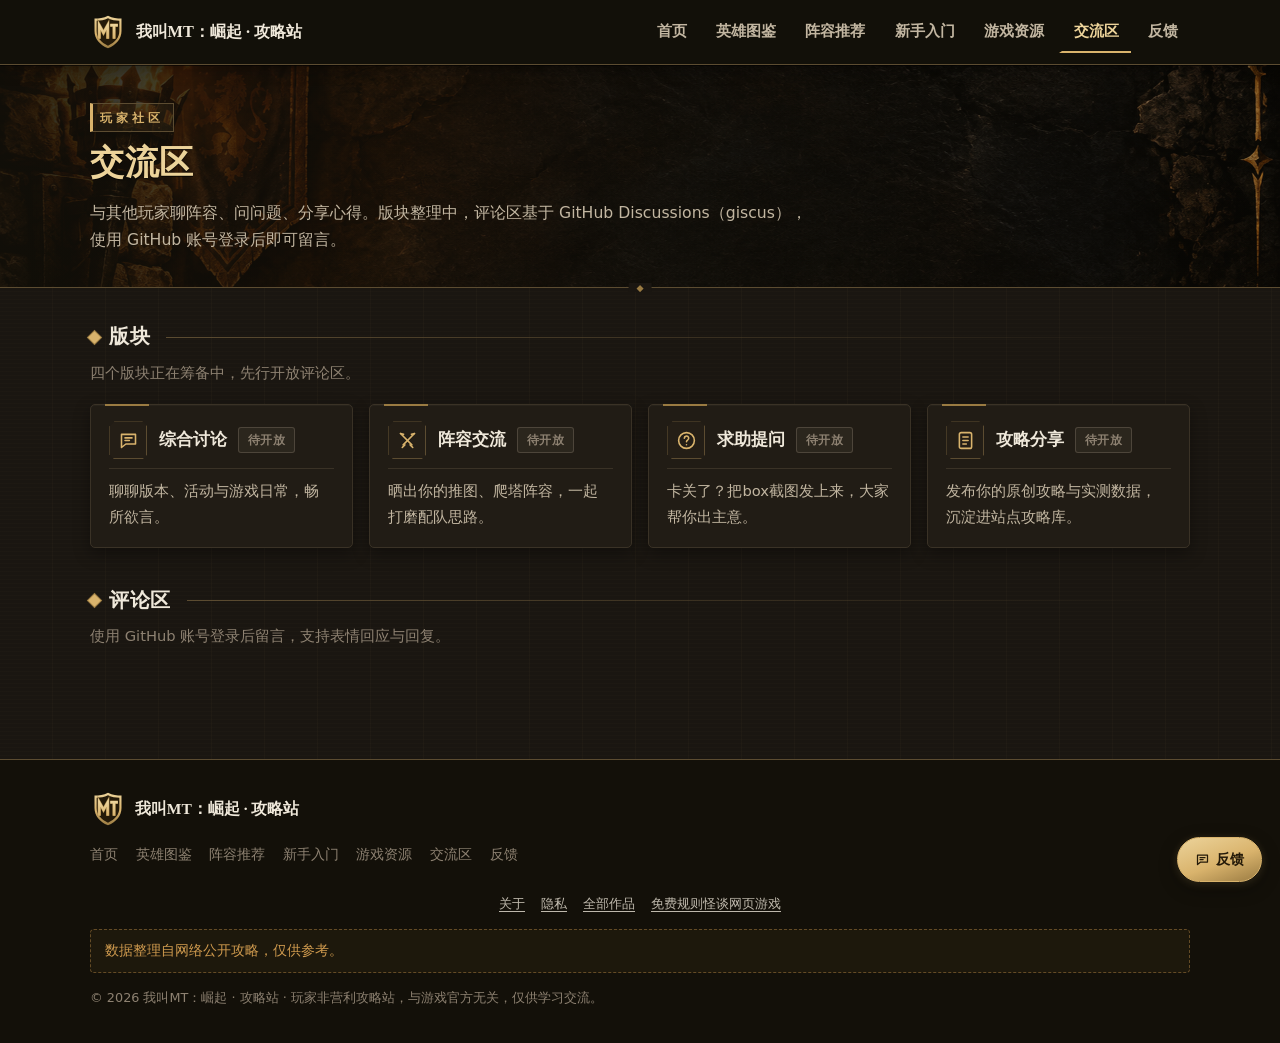
<file: forum.html>
<!DOCTYPE html>
<html lang="zh-CN">
<head>
  <meta charset="UTF-8">
  <meta name="viewport" content="width=device-width, initial-scale=1.0">
  <title>交流区 · 我叫MT：崛起 · 攻略站</title>
  <meta name="description" content="我叫MT：崛起攻略站交流区：综合讨论、阵容交流、求助提问、攻略分享版块，并基于 GitHub Discussions（giscus）提供评论区。">
  <link rel="icon" type="image/png" href="assets/img/favicon-32.png">
  <!-- 样式在前：全站唯一样式文件 -->
  <link rel="stylesheet" href="assets/css/style.css">
  <link rel="canonical" href="https://yangfanwudi.github.io/mt-site/forum.html">
</head>
<body>
  <!-- 页头（site-header）由 common.js 的 MTCommon.mount 注入到 body 顶部 -->

  <main class="page">
    <!-- 页面标题区 -->
    <section class="page-hero">
      <div class="container">
        <p class="page-hero__eyebrow">玩家社区</p>
        <h1 class="page-hero__title">交流区</h1>
        <p class="page-hero__desc">
          与其他玩家聊阵容、问问题、分享心得。版块整理中，评论区基于
          GitHub Discussions（giscus），使用 GitHub 账号登录后即可留言。
        </p>
      </div>
    </section>

    <div class="container">
      <!-- 版块卡片 -->
      <section class="section" aria-labelledby="boards-title">
        <h2 class="section__title" id="boards-title">版块</h2>
        <p class="section__desc">四个版块正在筹备中，先行开放评论区。</p>

        <div class="card-grid card-grid--4">
          <article class="card">
            <div class="card__head">
              <span class="card__icon" aria-hidden="true"><svg viewBox="0 0 24 24" fill="none" stroke="currentColor" stroke-width="1.8" stroke-linecap="round" stroke-linejoin="round"><path d="M4 5h16v11H9l-5 4V5Z"/><path d="M8 9h8M8 12h5"/></svg></span>
              <h3 class="card__title">综合讨论</h3>
              <span class="badge badge--muted">待开放</span>
            </div>
            <p class="card__desc">聊聊版本、活动与游戏日常，畅所欲言。</p>
          </article>

          <article class="card">
            <div class="card__head">
              <span class="card__icon" aria-hidden="true"><svg viewBox="0 0 24 24" fill="none" stroke="currentColor" stroke-width="1.8" stroke-linecap="round" stroke-linejoin="round"><path d="M4 4l13 13M20 4 7 17"/><path d="M15 17l3 3M9 17l-3 3M4 4l3.5 1M20 4l-3.5 1"/></svg></span>
              <h3 class="card__title">阵容交流</h3>
              <span class="badge badge--muted">待开放</span>
            </div>
            <p class="card__desc">晒出你的推图、爬塔阵容，一起打磨配队思路。</p>
          </article>

          <article class="card">
            <div class="card__head">
              <span class="card__icon" aria-hidden="true"><svg viewBox="0 0 24 24" fill="none" stroke="currentColor" stroke-width="1.8" stroke-linecap="round" stroke-linejoin="round"><circle cx="12" cy="12" r="9"/><path d="M9.5 9.5a2.5 2.5 0 1 1 3.6 2.2c-.8.4-1.1 1-1.1 1.8M12 16.8h.01"/></svg></span>
              <h3 class="card__title">求助提问</h3>
              <span class="badge badge--muted">待开放</span>
            </div>
            <p class="card__desc">卡关了？把box截图发上来，大家帮你出主意。</p>
          </article>

          <article class="card">
            <div class="card__head">
              <span class="card__icon" aria-hidden="true"><svg viewBox="0 0 24 24" fill="none" stroke="currentColor" stroke-width="1.8" stroke-linecap="round" stroke-linejoin="round"><path d="M7 3h10a2 2 0 0 1 2 2v14a2 2 0 0 1-2 2H7a2 2 0 0 1-2-2V5a2 2 0 0 1 2-2Z"/><path d="M9 8h6M9 12h6M9 16h4"/></svg></span>
              <h3 class="card__title">攻略分享</h3>
              <span class="badge badge--muted">待开放</span>
            </div>
            <p class="card__desc">发布你的原创攻略与实测数据，沉淀进站点攻略库。</p>
          </article>
        </div>
      </section>

      <!-- 评论区（giscus） -->
      <section class="section" aria-labelledby="comment-title">
        <h2 class="section__title" id="comment-title">评论区</h2>
        <p class="section__desc">使用 GitHub 账号登录后留言，支持表情回应与回复。</p>
        <div id="giscus-comment" class="giscus-wrap"></div>
      </section>
    </div>
  </main>

  <!-- 页脚（site-footer，含免责声明）由 MTCommon.mount 注入到 body 末尾 -->

  <noscript>
    <div class="alert alert--warn container">
      <p>本站导航与评论区依赖 JavaScript，请启用后刷新页面。</p>
    </div>
  </noscript>

  <!-- body 末尾脚本顺序：data 脚本 → common.js → 页面脚本（mount 在最前调用） -->

  <!-- ① data 脚本：giscus 配置（仓库已开启 Discussions，App 安装状态见部署说明） -->
  <script>
    window.MT_GISCUS = {
      repo: "yangfanwudi/mt-site",
      repoId: "R_kgDOVXe_Pw",
      category: "Announcements",
      categoryId: "DIC_kwDOVXe_P84DJoTP"
    };
  </script>

  <!-- ② 全站公共脚本 -->
  <script src="assets/js/common.js"></script>

  <!-- ③ 页面脚本：先挂载骨架，再加载评论区 -->
  <script>
    (function () {
      'use strict';

      /* 骨架挂载：页头 / 导航高亮 / 移动端菜单 / 页脚 */
      MTCommon.mount('forum');

      /* giscus 加载器：配置完整则注入 client.js，否则显示友好提示条 */
      var cfg = window.MT_GISCUS || {};
      var mountEl = document.getElementById('giscus-comment');
      if (!mountEl) return;

      var configured = cfg.repo && cfg.repoId && cfg.categoryId;
      if (configured) {
        var s = document.createElement('script');
        s.src = 'https://giscus.app/client.js';
        s.async = true;
        s.crossOrigin = 'anonymous';
        s.setAttribute('data-repo', cfg.repo);
        s.setAttribute('data-repo-id', cfg.repoId);
        s.setAttribute('data-category', cfg.category || 'Announcements');
        s.setAttribute('data-category-id', cfg.categoryId);
        s.setAttribute('data-mapping', 'pathname');
        s.setAttribute('data-strict', '0');
        s.setAttribute('data-reactions-enabled', '1');
        s.setAttribute('data-emit-metadata', '0');
        s.setAttribute('data-input-position', 'top');
        s.setAttribute('data-theme', 'transparent_dark');
        s.setAttribute('data-lang', 'zh-CN');
        s.setAttribute('data-loading', 'lazy');
        mountEl.appendChild(s);
      } else {
        var tip = document.createElement('div');
        tip.className = 'alert alert--info';
        tip.setAttribute('role', 'status');
        tip.innerHTML = '<p><strong>评论区尚未启用。</strong>' +
          '评论交流基于 GitHub Discussions（giscus，免运维、无服务器）。' +
          '将本站部署到 GitHub Pages 并在仓库设置中开启 Discussions 后，' +
          '在 forum.html 顶部的 <code>window.MT_GISCUS</code> 中填入 ' +
          '<code>repo / repoId / category / categoryId</code> 四项配置（可从 giscus.app 获取），' +
          '刷新页面即可启用评论交流。</p>';
        mountEl.appendChild(tip);
      }
    })();
  </script>
</body>
</html>
</file>
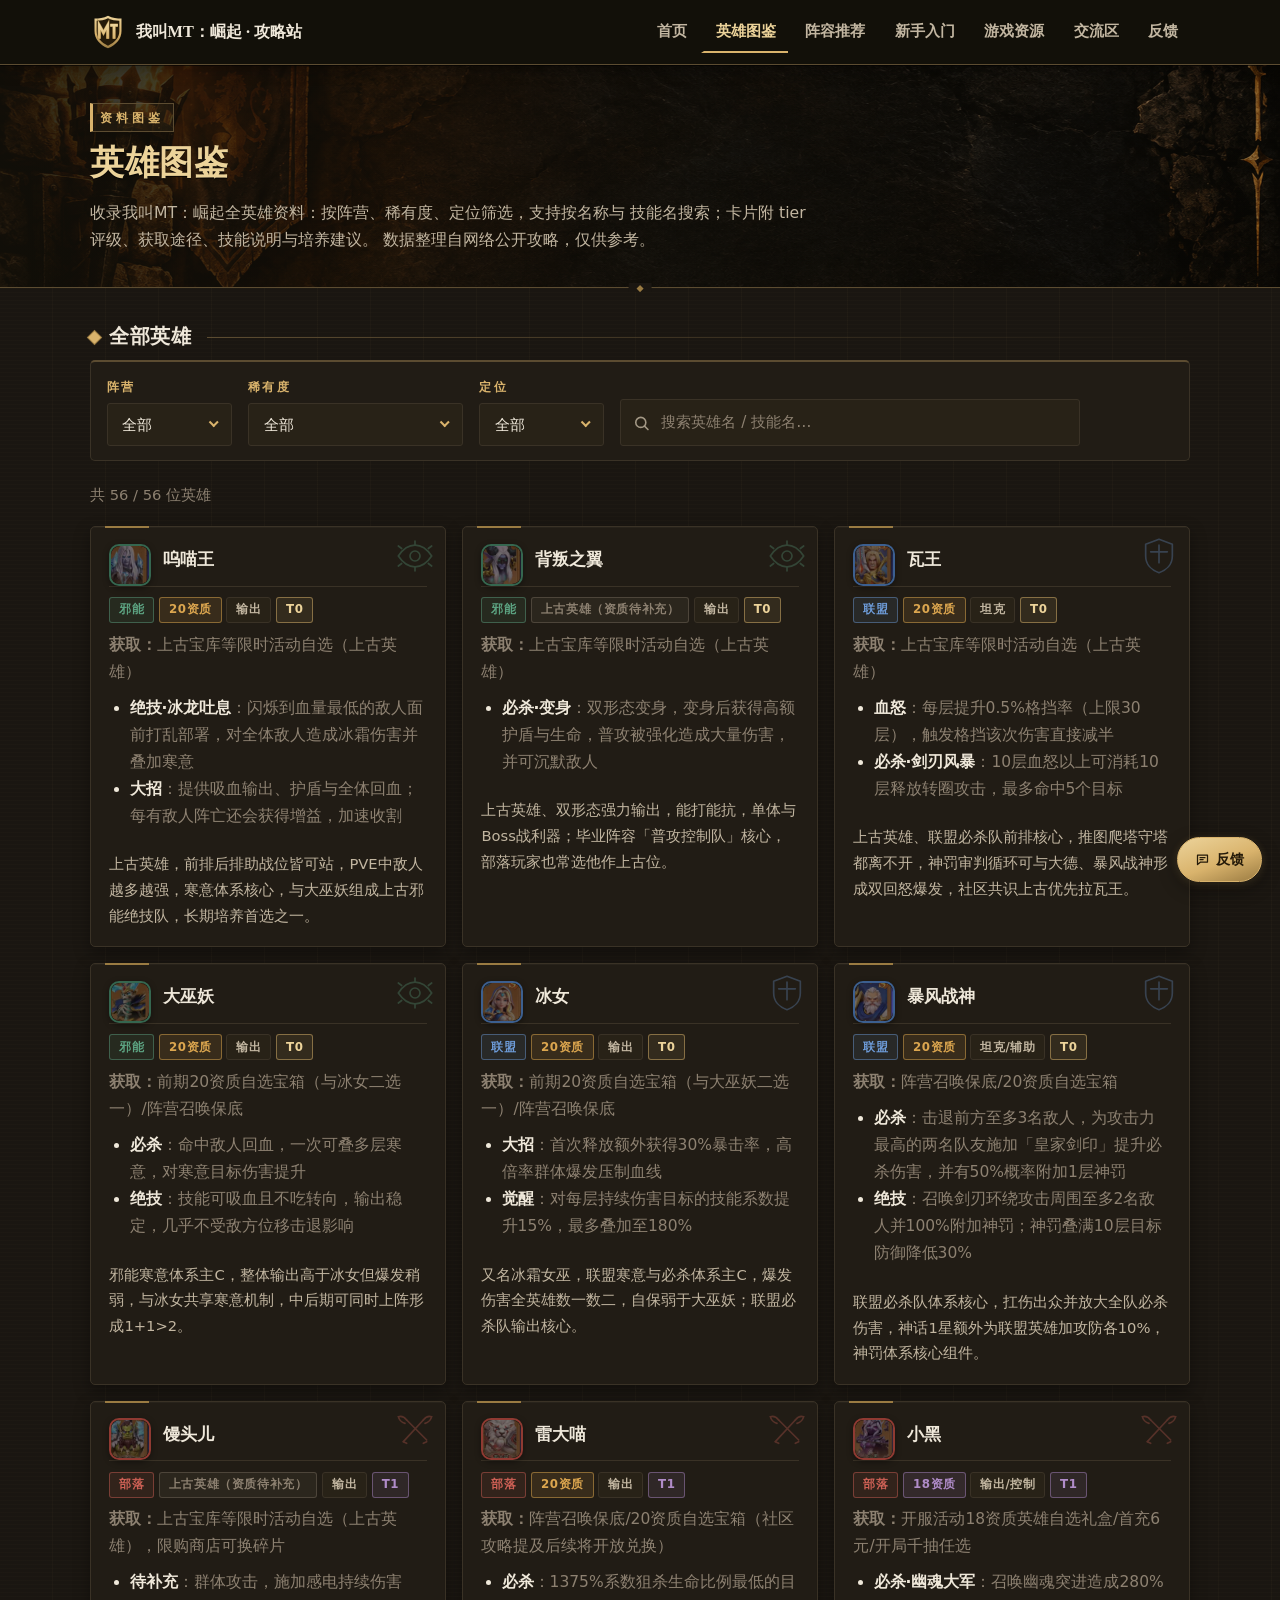
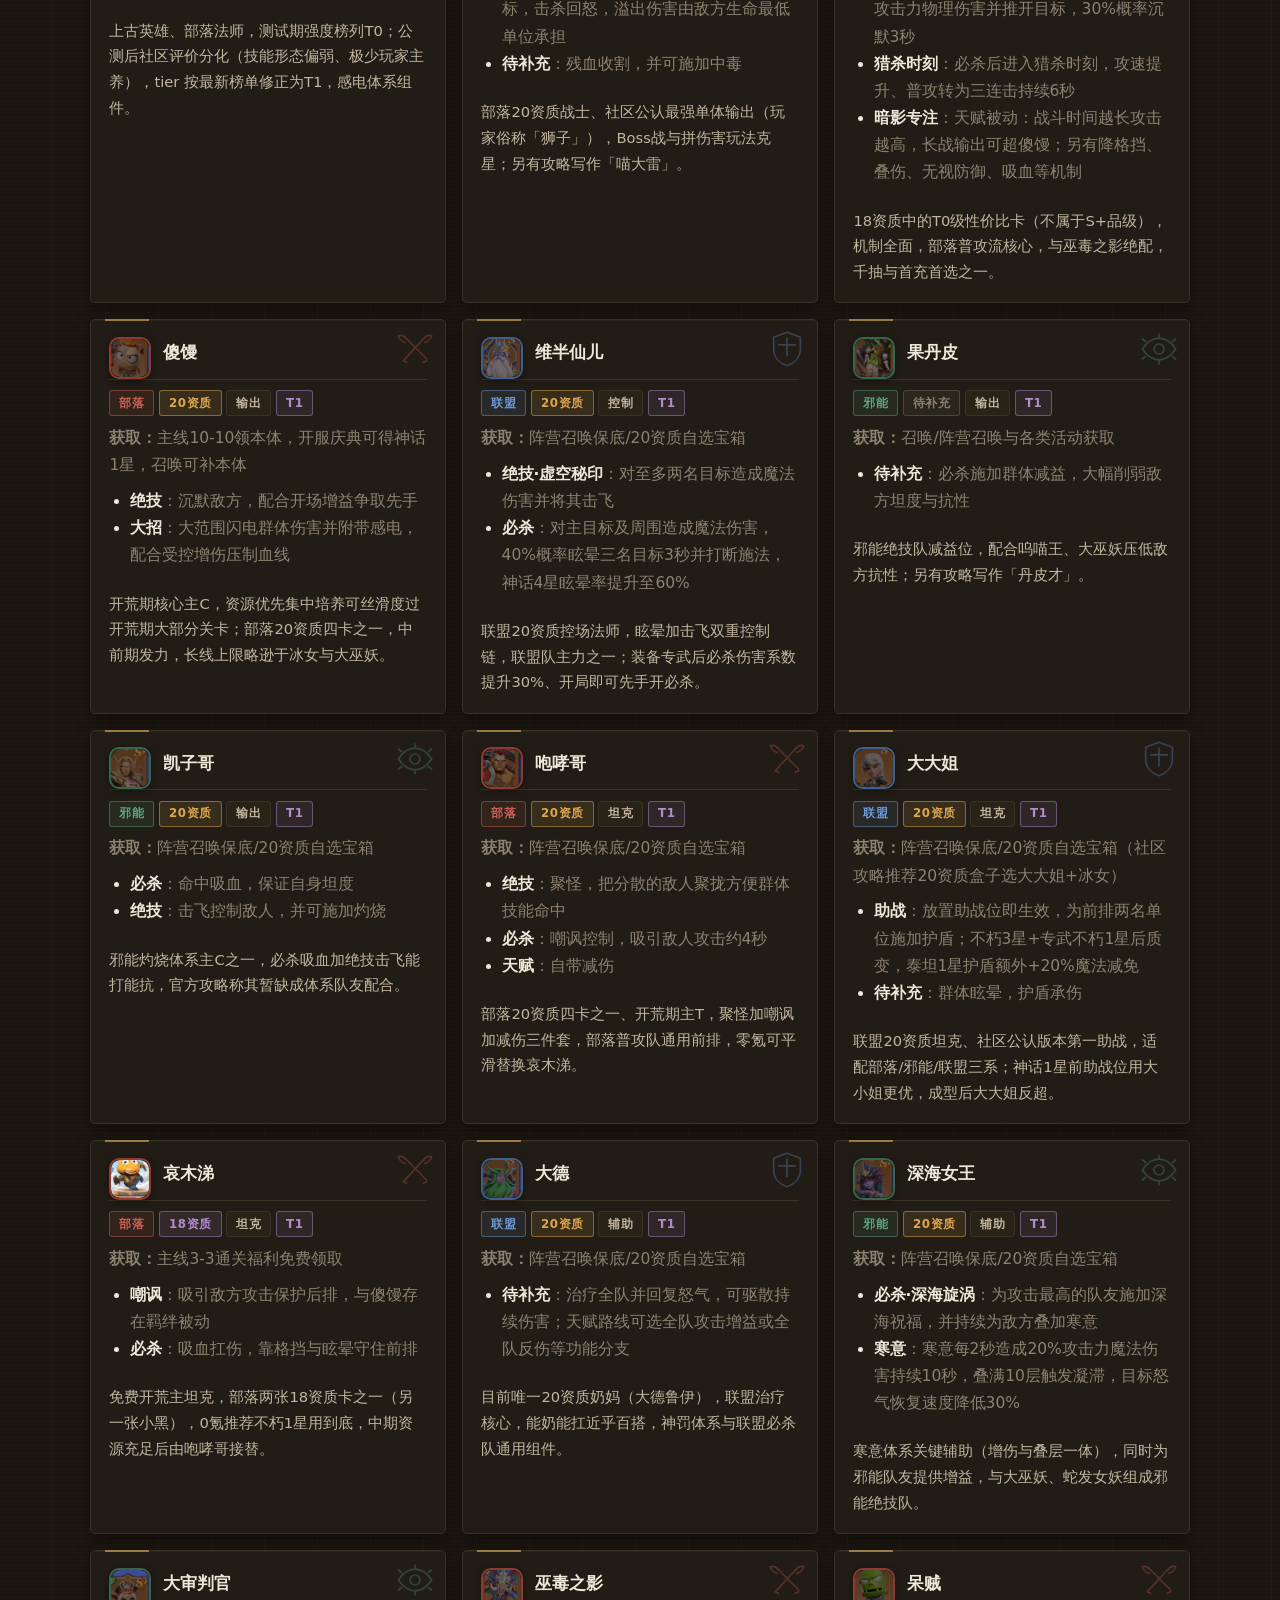
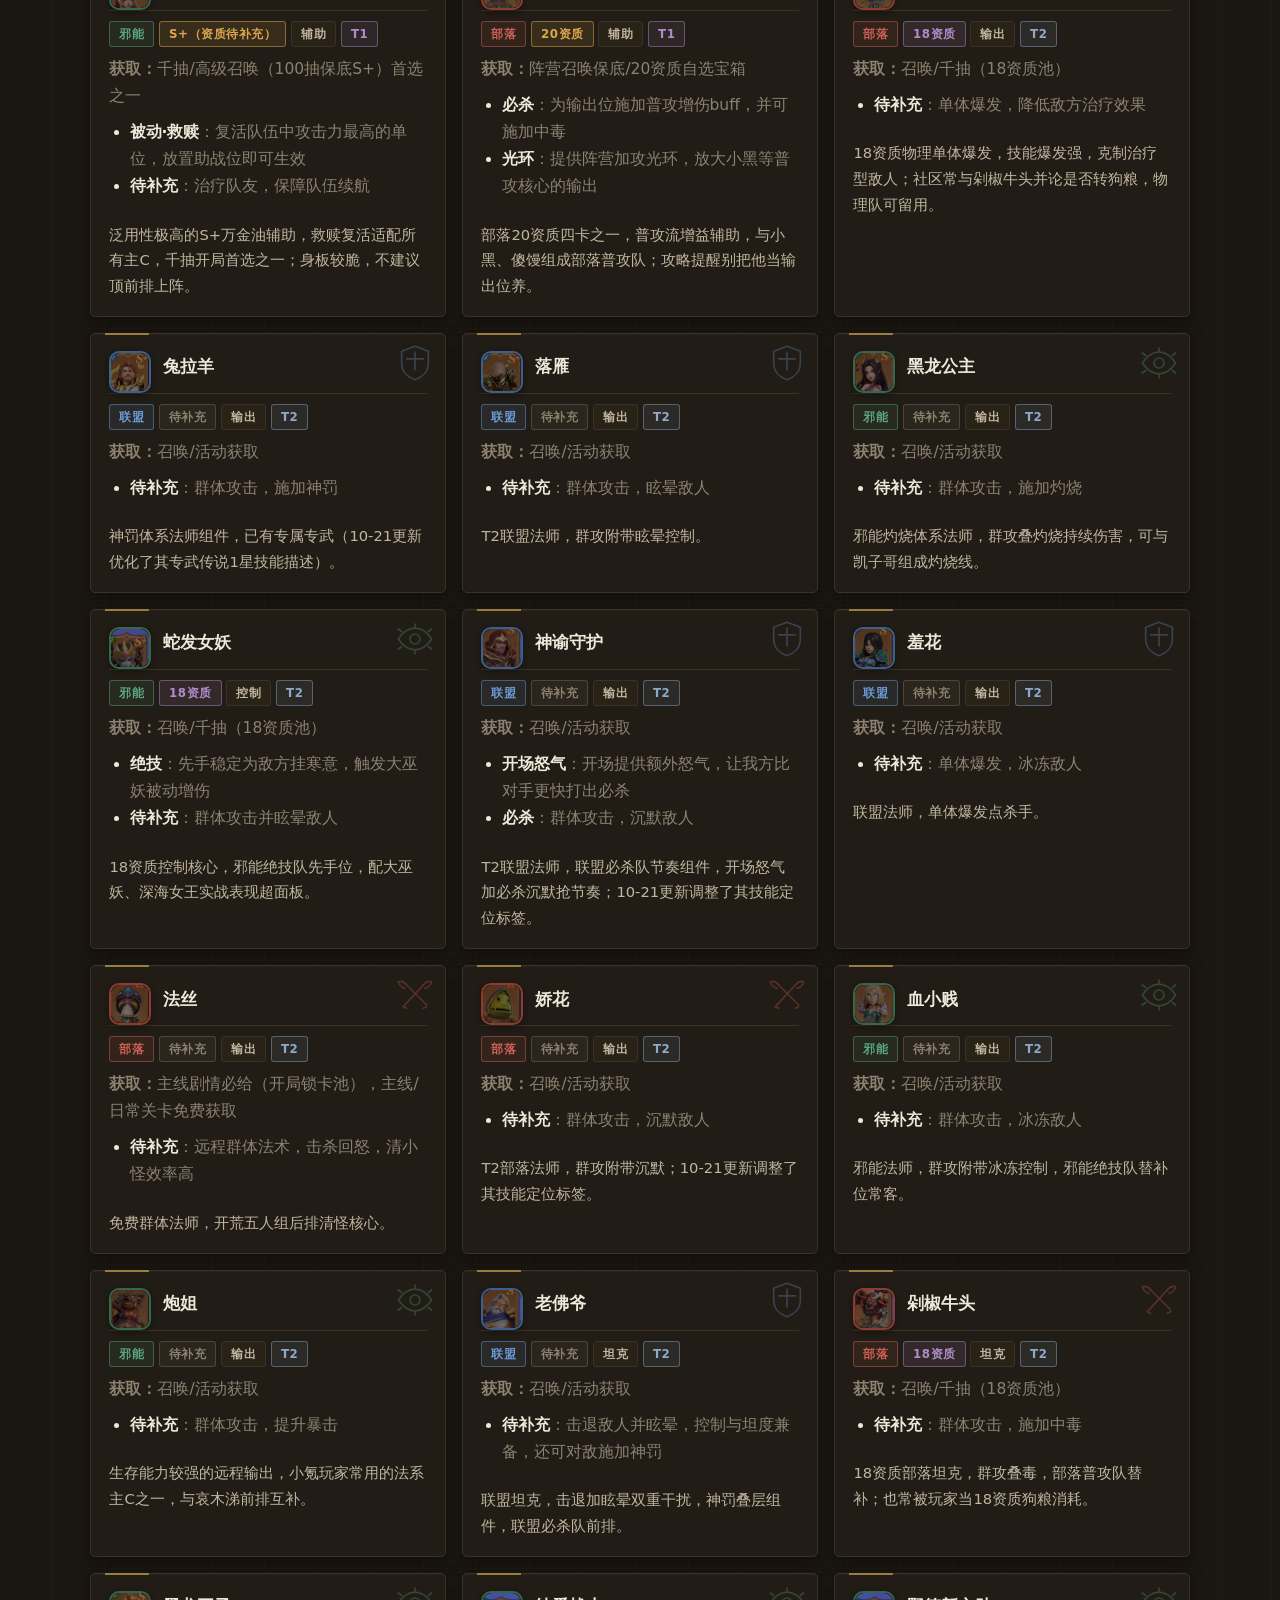
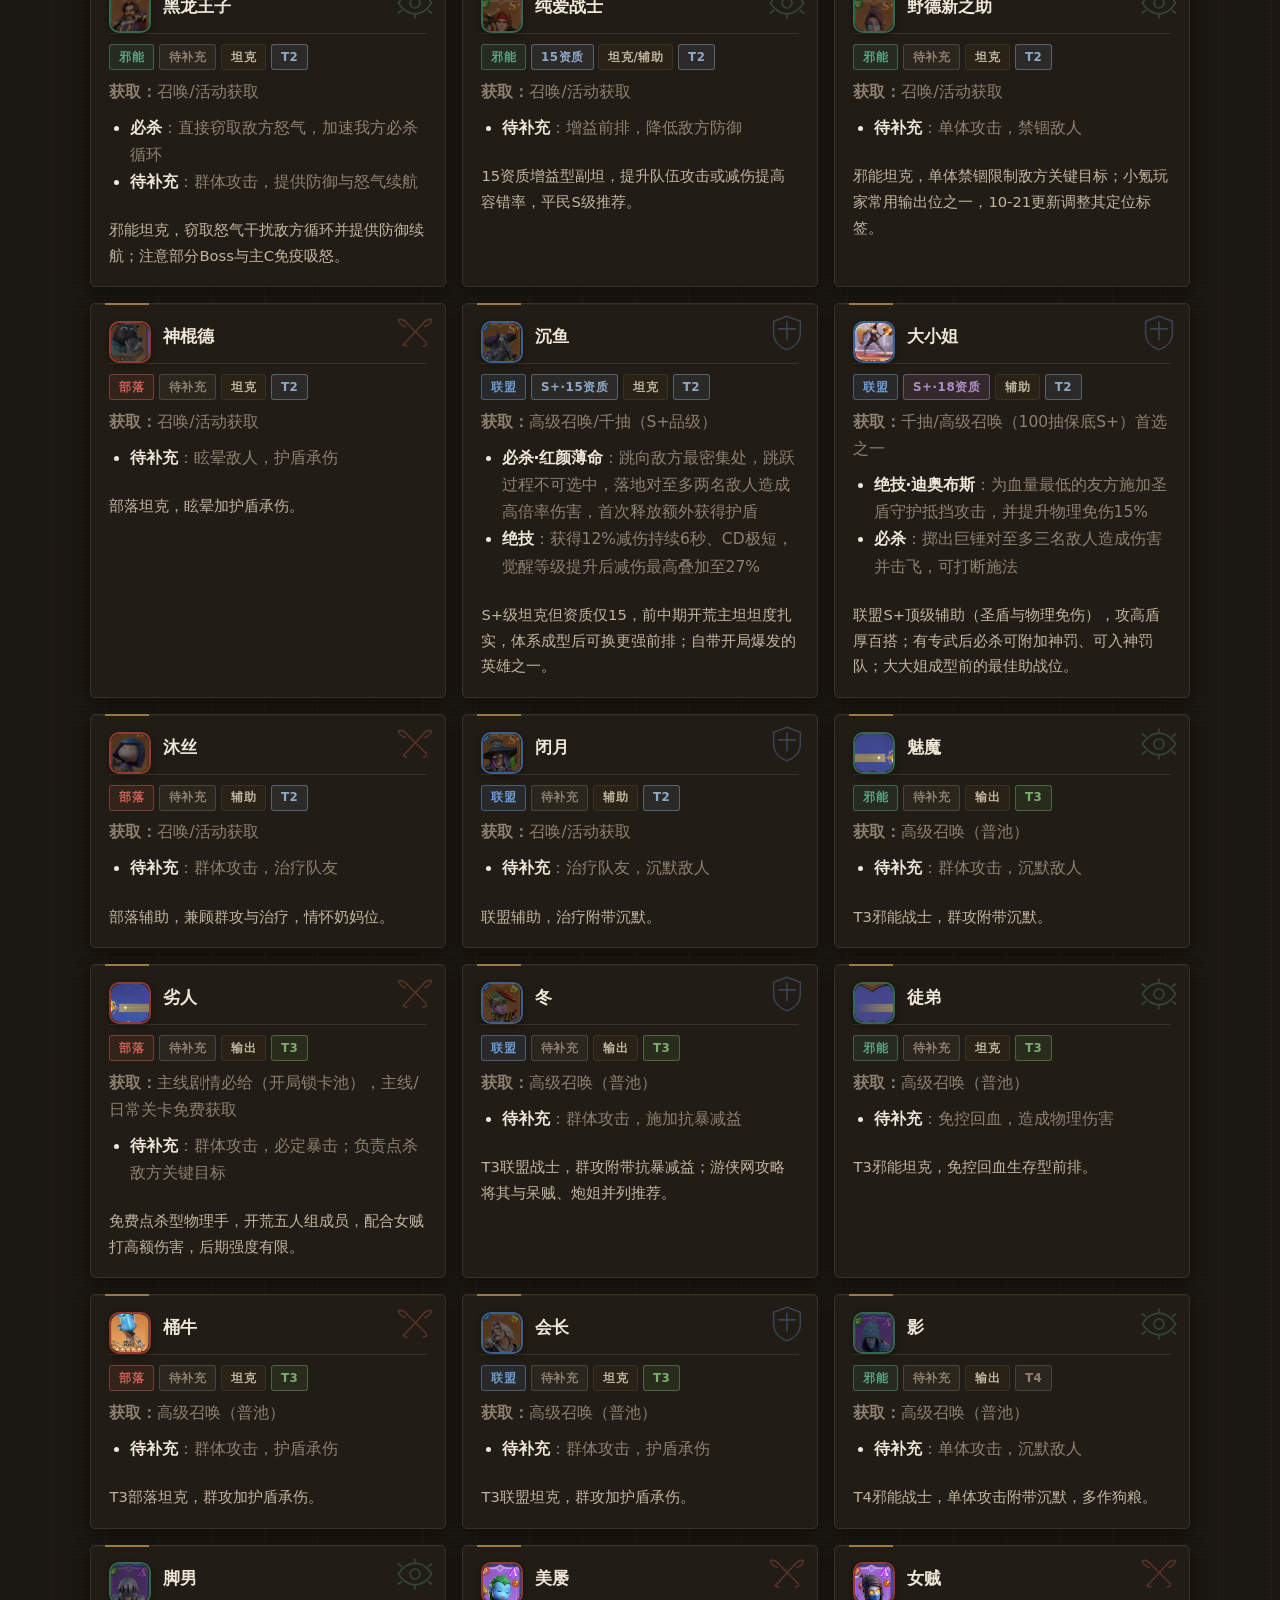
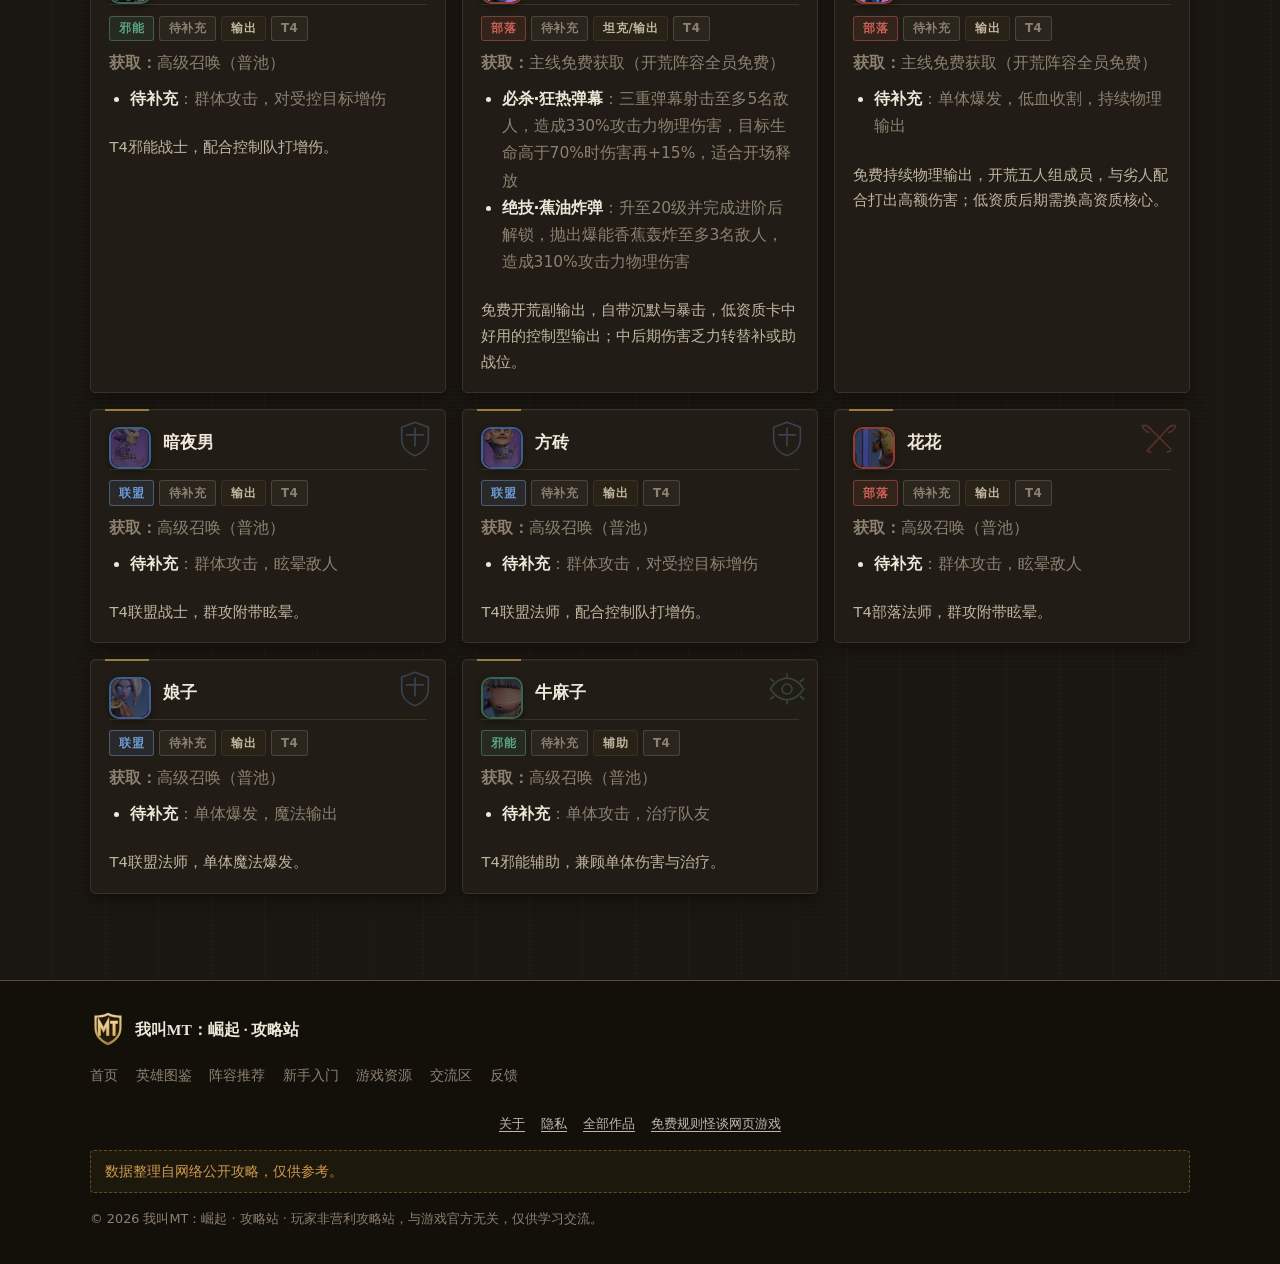
<file: heroes.html>
<!DOCTYPE html>
<html lang="zh-CN">
<head>
  <meta charset="UTF-8">
  <meta name="viewport" content="width=device-width, initial-scale=1.0">
  <title>英雄图鉴 · 我叫MT：崛起 · 攻略站</title>
  <meta name="description" content="我叫MT：崛起英雄图鉴：按阵营、稀有度、定位筛选英雄，支持按名称与技能名搜索，附 tier 评级、获取途径、技能说明与培养建议。">
  <link rel="icon" type="image/png" href="assets/img/favicon-32.png">
  <!-- 样式在前：全站唯一样式文件 -->
  <link rel="stylesheet" href="assets/css/style.css">
  <link rel="canonical" href="https://yangfanwudi.github.io/mt-site/heroes.html">
</head>
<body>
  <!-- 页头（site-header）由 common.js 的 MTCommon.mount 注入到 body 顶部 -->

  <main class="page">
    <!-- 页面标题区 -->
    <section class="page-hero">
      <div class="container">
        <p class="page-hero__eyebrow">资料图鉴</p>
        <h1 class="page-hero__title">英雄图鉴</h1>
        <p class="page-hero__desc">
          收录我叫MT：崛起全英雄资料：按阵营、稀有度、定位筛选，支持按名称与
          技能名搜索；卡片附 tier 评级、获取途径、技能说明与培养建议。
          数据整理自网络公开攻略，仅供参考。
        </p>
      </div>
    </section>

    <div class="container">
      <!-- 英雄列表：筛选选项由 heroes.js 从 window.MT_HEROES 动态生成 -->
      <section class="section" aria-labelledby="heroes-title">
        <h2 class="section__title" id="heroes-title">全部英雄</h2>

        <div class="filter-bar">
          <div class="filter-group">
            <label class="field">
              <span class="field__label">阵营</span>
              <span class="select"><select id="hero-faction"></select></span>
            </label>
            <label class="field">
              <span class="field__label">稀有度</span>
              <span class="select"><select id="hero-rarity"></select></span>
            </label>
            <label class="field">
              <span class="field__label">定位</span>
              <span class="select"><select id="hero-role"></select></span>
            </label>
          </div>
          <div class="search-box">
            <input type="search" id="hero-search" placeholder="搜索英雄名 / 技能名…" aria-label="搜索英雄名或技能名">
          </div>
        </div>

        <!-- 结果计数：随筛选与搜索即时更新 -->
        <p class="section__desc" id="hero-count" aria-live="polite">共 0 位英雄</p>

        <!-- 英雄卡片网格（由 heroes.js 渲染） -->
        <div class="card-grid" id="hero-grid"></div>

        <!-- 空结果提示（无匹配或数据缺失时由 heroes.js 显示） -->
        <div class="alert alert--info" id="hero-empty" role="status" hidden>
          <p>
            <span id="hero-empty-text">没有符合条件的英雄，试试调整筛选条件或搜索关键词。</span>
            <button class="btn btn--sm" type="button" id="hero-reset">清除全部筛选</button>
          </p>
        </div>
      </section>
    </div>
  </main>

  <!-- 页脚（site-footer，含免责声明）由 MTCommon.mount 注入到 body 末尾 -->

  <noscript>
    <div class="alert alert--warn container">
      <p>本站导航与英雄图鉴依赖 JavaScript，请启用后刷新页面。</p>
    </div>
  </noscript>

  <!-- body 末尾脚本顺序（骨架模式与 forum.html 一致：data 脚本在前、
       页面逻辑在后；本页约定 common.js 置于最后，heroes.js 会自动等待
       MTCommon 可用后再调用 mount('heroes')，页头页脚仍由其注入）：
       ① data/heroes.js      英雄数据（window.MT_HEROES）
       ② assets/js/heroes.js 页面逻辑：筛选 / 搜索 / 卡片渲染
       ③ assets/js/common.js 全站公共脚本：页头 / 导航 / 页脚 -->
  <script src="data/heroes.js"></script>
  <script src="assets/js/heroes.js"></script>
  <script src="assets/js/common.js"></script>
</body>
</html>
</file>
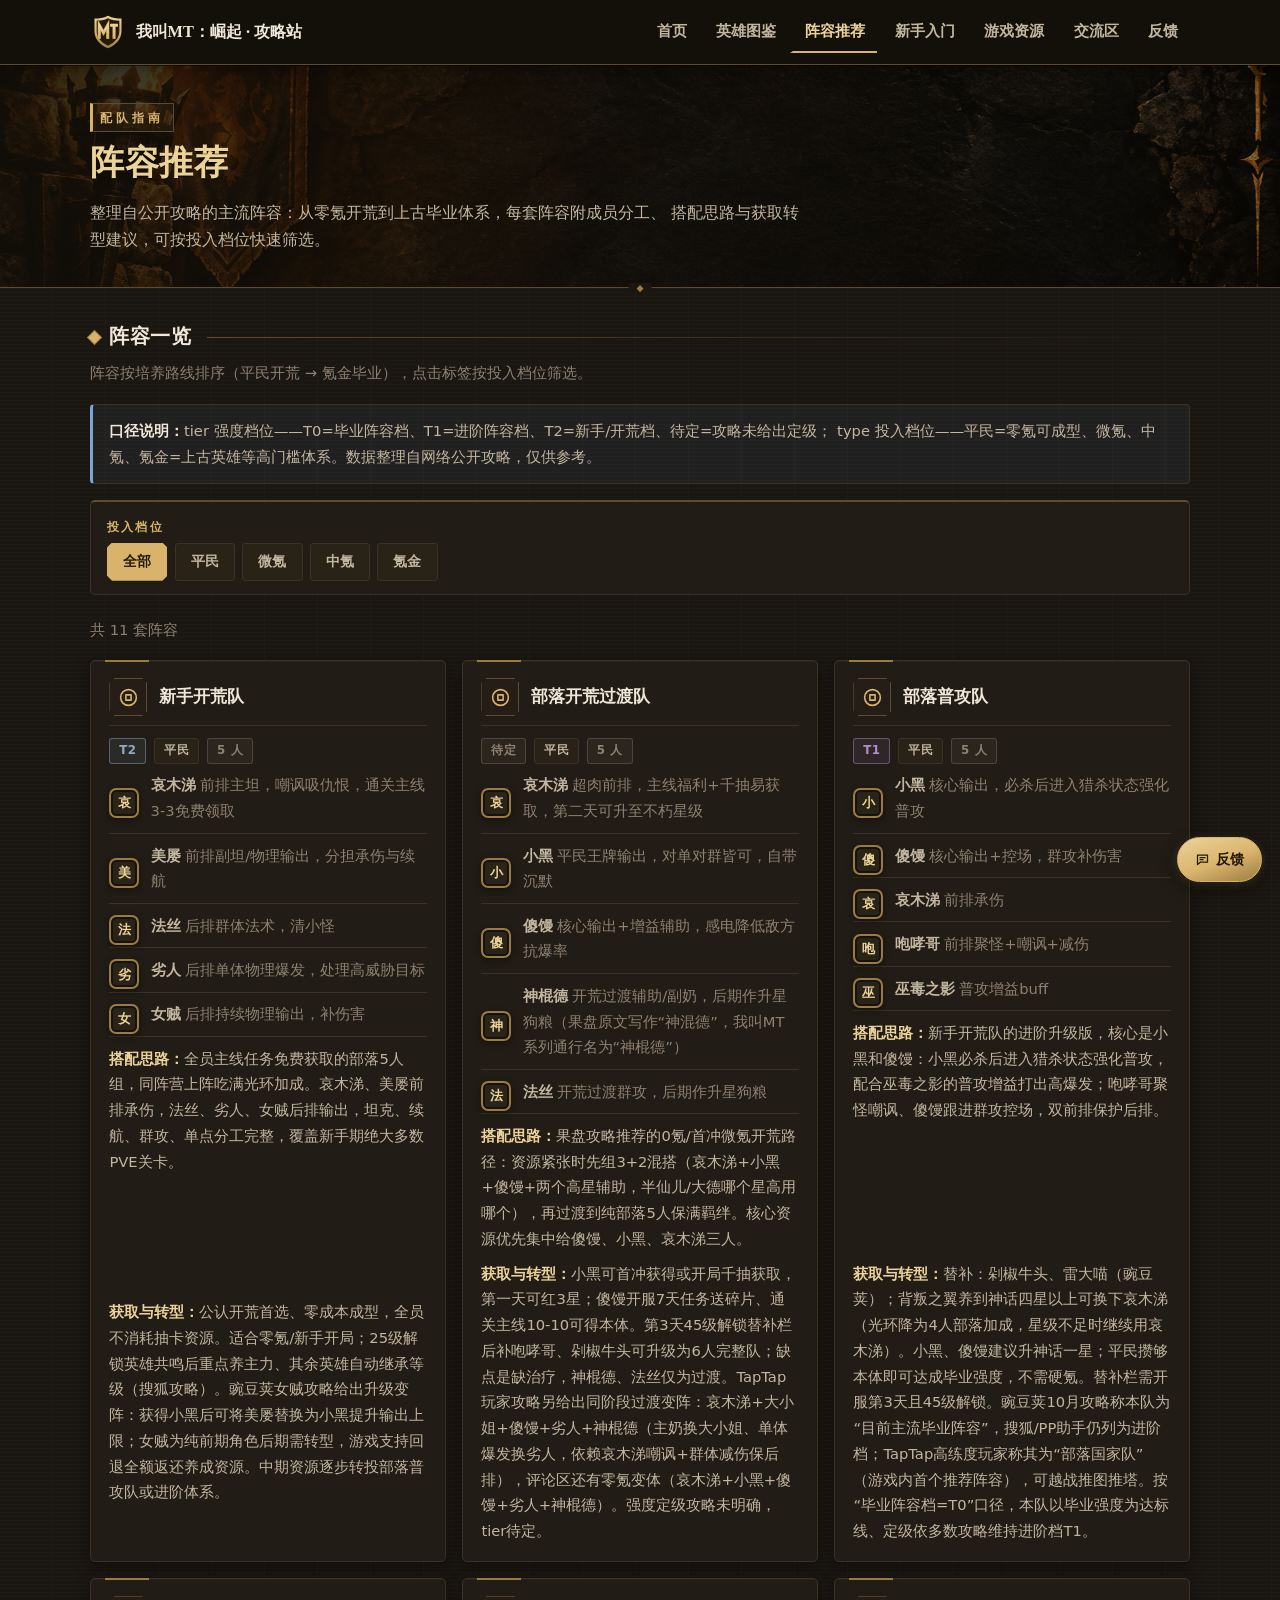
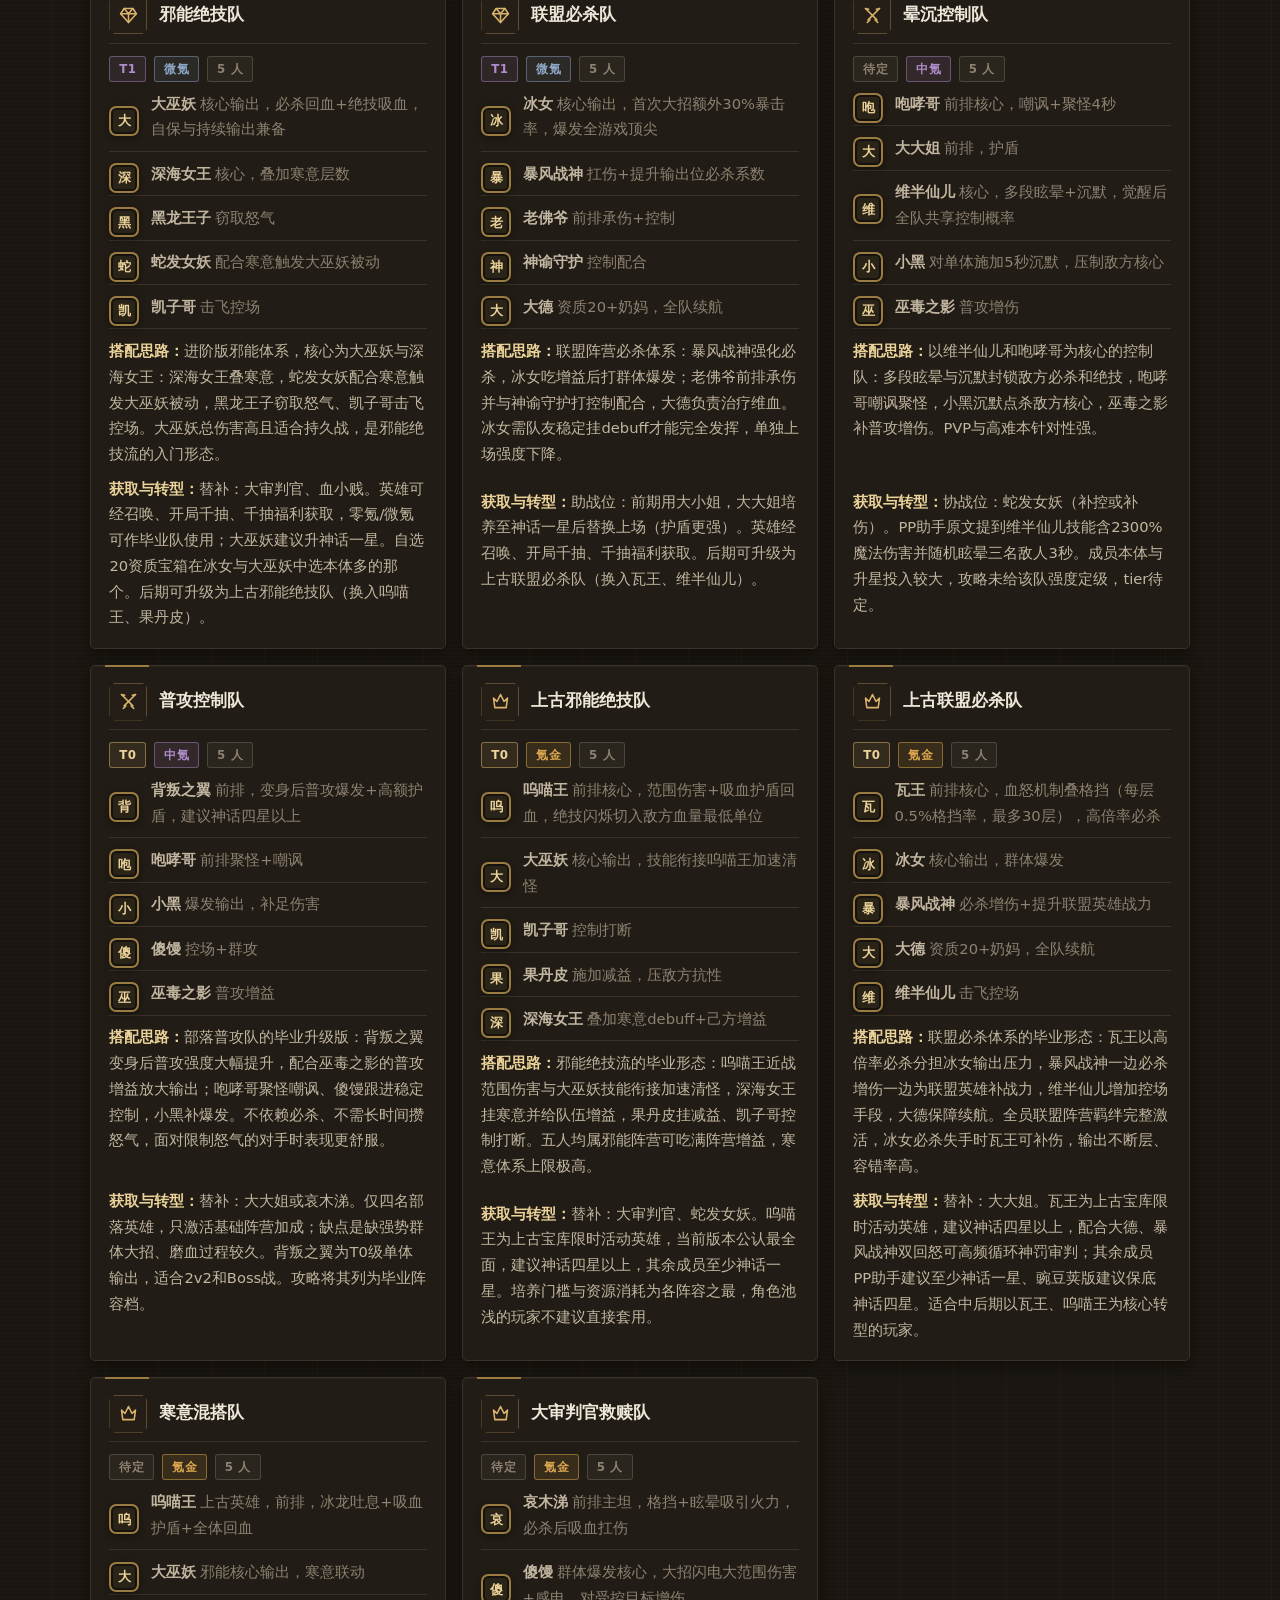
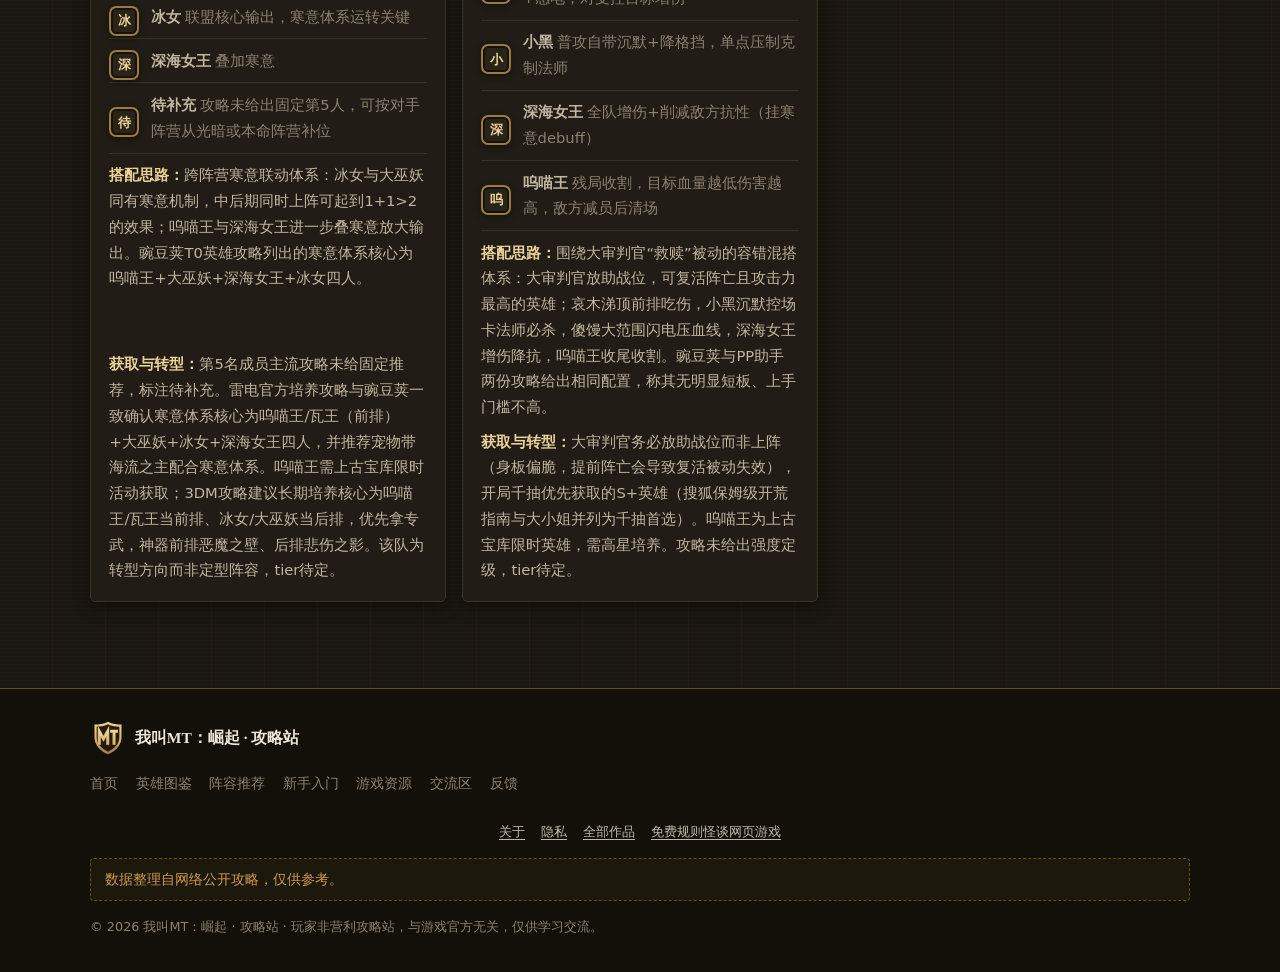
<file: lineup.html>
<!DOCTYPE html>
<html lang="zh-CN">
<head>
  <meta charset="UTF-8">
  <meta name="viewport" content="width=device-width, initial-scale=1.0">
  <title>阵容推荐 · 我叫MT：崛起 · 攻略站</title>
  <meta name="description" content="我叫MT：崛起阵容推荐：新手开荒队、部落普攻队、邪能绝技队、联盟必杀队、上古毕业体系等主流阵容的成员分工、搭配思路与获取转型建议，支持按投入档位筛选。">
  <link rel="icon" type="image/png" href="assets/img/favicon-32.png">
  <!-- 样式在前：全站唯一样式文件 -->
  <link rel="stylesheet" href="assets/css/style.css">
  <link rel="canonical" href="https://yangfanwudi.github.io/mt-site/lineup.html">
</head>
<body>
  <!-- 页头（site-header）由 common.js 的 MTCommon.mount 注入到 body 顶部 -->

  <main class="page">
    <!-- 页面标题区 -->
    <section class="page-hero">
      <div class="container">
        <p class="page-hero__eyebrow">配队指南</p>
        <h1 class="page-hero__title">阵容推荐</h1>
        <p class="page-hero__desc">
          整理自公开攻略的主流阵容：从零氪开荒到上古毕业体系，每套阵容附成员分工、
          搭配思路与获取转型建议，可按投入档位快速筛选。
        </p>
      </div>
    </section>

    <div class="container">
      <!-- 阵容列表 -->
      <section class="section" aria-labelledby="lineup-title">
        <h2 class="section__title" id="lineup-title">阵容一览</h2>
        <p class="section__desc">阵容按培养路线排序（平民开荒 → 氪金毕业），点击标签按投入档位筛选。</p>

        <div class="alert alert--info" role="note">
          <p><strong>口径说明：</strong>tier 强度档位——T0=毕业阵容档、T1=进阶阵容档、T2=新手/开荒档、待定=攻略未给出定级；
          type 投入档位——平民=零氪可成型、微氪、中氪、氪金=上古英雄等高门槛体系。数据整理自网络公开攻略，仅供参考。</p>
        </div>

        <!-- type 筛选标签：由页面脚本根据数据中实际出现的 type 值动态生成 -->
        <div class="filter-bar">
          <div class="field">
            <span class="field__label">投入档位</span>
            <div class="chips" id="lineup-type-chips" role="group" aria-label="按投入档位筛选阵容"></div>
          </div>
        </div>

        <p class="section__desc" id="lineup-count" role="status"></p>

        <!-- 阵容大卡片：由页面脚本读取 window.MT_LINEUPS 渲染 -->
        <div class="card-grid" id="lineup-grid"></div>
      </section>
    </div>
  </main>

  <!-- 页脚（site-footer，含免责声明）由 MTCommon.mount 注入到 body 末尾 -->

  <noscript>
    <div class="alert alert--warn container">
      <p>本站导航与阵容列表依赖 JavaScript，请启用后刷新页面。</p>
    </div>
  </noscript>

  <!-- body 末尾脚本顺序：data 脚本 → common.js → 页面脚本（mount 在最前调用） -->

  <!-- ① data 脚本：阵容数据 -->
  <script src="data/lineups.js"></script>

  <!-- ② 全站公共脚本 -->
  <script src="assets/js/common.js"></script>

  <!-- ③ 页面脚本：先挂载骨架，再渲染阵容列表与筛选 -->
  <script>
    (function () {
      'use strict';

      /* 骨架挂载：页头 / 导航高亮 / 移动端菜单 / 页脚 */
      if (window.MTCommon) MTCommon.mount('lineup');

      var RAW = window.MT_LINEUPS;

      /* type → 徽章变体与手绘 SVG 图标（投入档位由低到高） */
      var TYPE_BADGE = { '平民': 'badge--success', '微氪': 'badge--rare', '中氪': 'badge--epic', '氪金': 'badge--legendary' };
      var SVG = function (inner) {
        return '<svg viewBox="0 0 24 24" fill="none" stroke="currentColor" ' +
          'stroke-width="1.8" stroke-linecap="round" stroke-linejoin="round">' + inner + '</svg>';
      };
      var TYPE_ICON  = {
        '平民': SVG('<circle cx="12" cy="12" r="9"/><rect x="9" y="9" width="6" height="6"/>'),                          /* 铜钱 */
        '微氪': SVG('<path d="M7 4h10l4 6-9 10L3 10l4-6Z"/><path d="M3 10h18M7 4l5 6 5-6M12 10v10"/>'),                  /* 宝石 */
        '中氪': SVG('<path d="M4 4l13 13M20 4 7 17"/><path d="M15 17l3 3M9 17l-3 3M4 4l3.5 1M20 4l-3.5 1"/>'),            /* 双剑 */
        '氪金': SVG('<path d="M4 8l4 4 4-8 4 8 4-4-1.5 11h-13L4 8Z"/>')                                                  /* 王冠 */
      };
      var ICON_SHIELD = SVG('<path d="M12 3l8 3v6c0 5-3.5 8-8 9-4.5-1-8-4-8-9V6l8-3Z"/>');
      /* tier → 徽章变体（T0 金 / T1 紫 / T2 蓝 / T3 绿，未定级灰） */
      var TIER_BADGE = { 'T0': 'badge--tier0', 'T1': 'badge--tier1', 'T2': 'badge--tier2', 'T3': 'badge--tier3' };

      var gridEl = document.getElementById('lineup-grid');
      var chipsEl = document.getElementById('lineup-type-chips');
      var countEl = document.getElementById('lineup-count');
      var currentType = '全部';

      /* ---------- 工具 ---------- */
      function make(tag, className, text) {
        var node = document.createElement(tag);
        if (className) node.className = className;
        if (text != null) node.textContent = text;
        return node;
      }

      function firstChar(name) {
        var str = String(name || '').trim();
        return str ? str.charAt(0) : '?';
      }

      /* ---------- 数据防御性校验 ---------- */
      if (!Array.isArray(RAW) || !RAW.length) {
        if (gridEl) {
          var warn = make('div', 'alert alert--warn');
          warn.setAttribute('role', 'alert');
          warn.appendChild(make('p', null,
            '阵容数据（data/lineups.js）未加载或为空，请检查脚本引用后刷新页面。'));
          gridEl.appendChild(warn);
        }
        if (countEl) countEl.textContent = '暂无可展示的阵容数据。';
        return;
      }
      var LINEUPS = RAW.filter(function (lu) {
        return lu && typeof lu === 'object';
      });

      /* ---------- 阵容大卡片 ---------- */
      function labeledDesc(label, text) {
        var p = make('p', 'card__desc');
        p.appendChild(make('strong', 'text-gold', label + '：'));
        p.appendChild(document.createTextNode(text));
        return p;
      }

      function buildCard(lu) {
        var card = make('article', 'card');

        /* 标题行：图标 + 阵容名 */
        var head = make('div', 'card__head');
        var icon = make('span', 'card__icon');
        icon.innerHTML = TYPE_ICON[lu.type] || ICON_SHIELD;   /* SVG 标记需走 innerHTML */
        icon.setAttribute('aria-hidden', 'true');
        head.appendChild(icon);
        head.appendChild(make('h3', 'card__title', lu.name || '未命名阵容'));
        card.appendChild(head);

        /* 徽章行：tier + type + 成员数 */
        var badges = make('div', 'card__foot');
        badges.appendChild(make('span', 'badge ' + (TIER_BADGE[lu.tier] || 'badge--muted'), lu.tier || '待定'));
        badges.appendChild(make('span', 'badge ' + (TYPE_BADGE[lu.type] || 'badge--muted'), lu.type || '未分类'));
        var members = Array.isArray(lu.members) ? lu.members.filter(function (m) { return m && typeof m === 'object'; }) : [];
        badges.appendChild(make('span', 'badge badge--muted', members.length + ' 人'));
        card.appendChild(badges);

        /* 成员列表：首字头像 + 角色名 + 定位注解 */
        members.forEach(function (m) {
          var row = make('div', 'card__head');
          var avatar = make('span', 'avatar avatar--sm', firstChar(m.name));
          avatar.setAttribute('aria-hidden', 'true');
          row.appendChild(avatar);
          var text = make('p', 'card__desc');
          text.appendChild(make('strong', null, m.name || '待补充'));
          if (m.note) {
            text.appendChild(document.createTextNode(' '));
            text.appendChild(make('span', 'text-muted', m.note));
          }
          row.appendChild(text);
          card.appendChild(row);
        });

        /* 搭配思路 + 获取与转型建议 */
        if (lu.idea) card.appendChild(labeledDesc('搭配思路', lu.idea));
        if (lu.note) card.appendChild(labeledDesc('获取与转型', lu.note));
        return card;
      }

      /* ---------- 筛选标签（"全部" + 数据中实际出现的 type 值） ---------- */
      function collectTypes() {
        var types = [];
        LINEUPS.forEach(function (lu) {
          if (lu.type && types.indexOf(lu.type) === -1) types.push(lu.type);
        });
        return types;
      }

      function buildChips() {
        if (!chipsEl) return;
        var all = make('button', 'chip chip--active', '全部');
        all.type = 'button';
        all.setAttribute('aria-pressed', 'true');
        all.addEventListener('click', function () { setFilter('全部'); });
        chipsEl.appendChild(all);

        collectTypes().forEach(function (t) {
          var chip = make('button', 'chip', t);
          chip.type = 'button';
          chip.setAttribute('aria-pressed', 'false');
          chip.addEventListener('click', function () { setFilter(t); });
          chipsEl.appendChild(chip);
        });
      }

      function setFilter(type) {
        currentType = type;
        if (chipsEl) {
          chipsEl.querySelectorAll('.chip').forEach(function (chip) {
            var active = chip.textContent === currentType;
            chip.classList.toggle('chip--active', active);
            chip.setAttribute('aria-pressed', active ? 'true' : 'false');
          });
        }
        renderGrid();
      }

      /* ---------- 渲染 ---------- */
      function renderGrid() {
        if (!gridEl) return;
        while (gridEl.firstChild) gridEl.removeChild(gridEl.firstChild);

        var list = LINEUPS.filter(function (lu) {
          return currentType === '全部' || lu.type === currentType;
        });

        list.forEach(function (lu) { gridEl.appendChild(buildCard(lu)); });

        if (!list.length) {
          var empty = make('div', 'alert alert--info');
          empty.setAttribute('role', 'status');
          empty.appendChild(make('p', null, '该档位下暂无阵容，试试其他标签。'));
          gridEl.appendChild(empty);
        }

        if (countEl) {
          countEl.textContent = currentType === '全部'
            ? '共 ' + LINEUPS.length + ' 套阵容'
            : '共 ' + LINEUPS.length + ' 套阵容，「' + currentType + '」档位下 ' + list.length + ' 套';
        }
      }

      buildChips();
      renderGrid();
    })();
  </script>
</body>
</html>
</file>
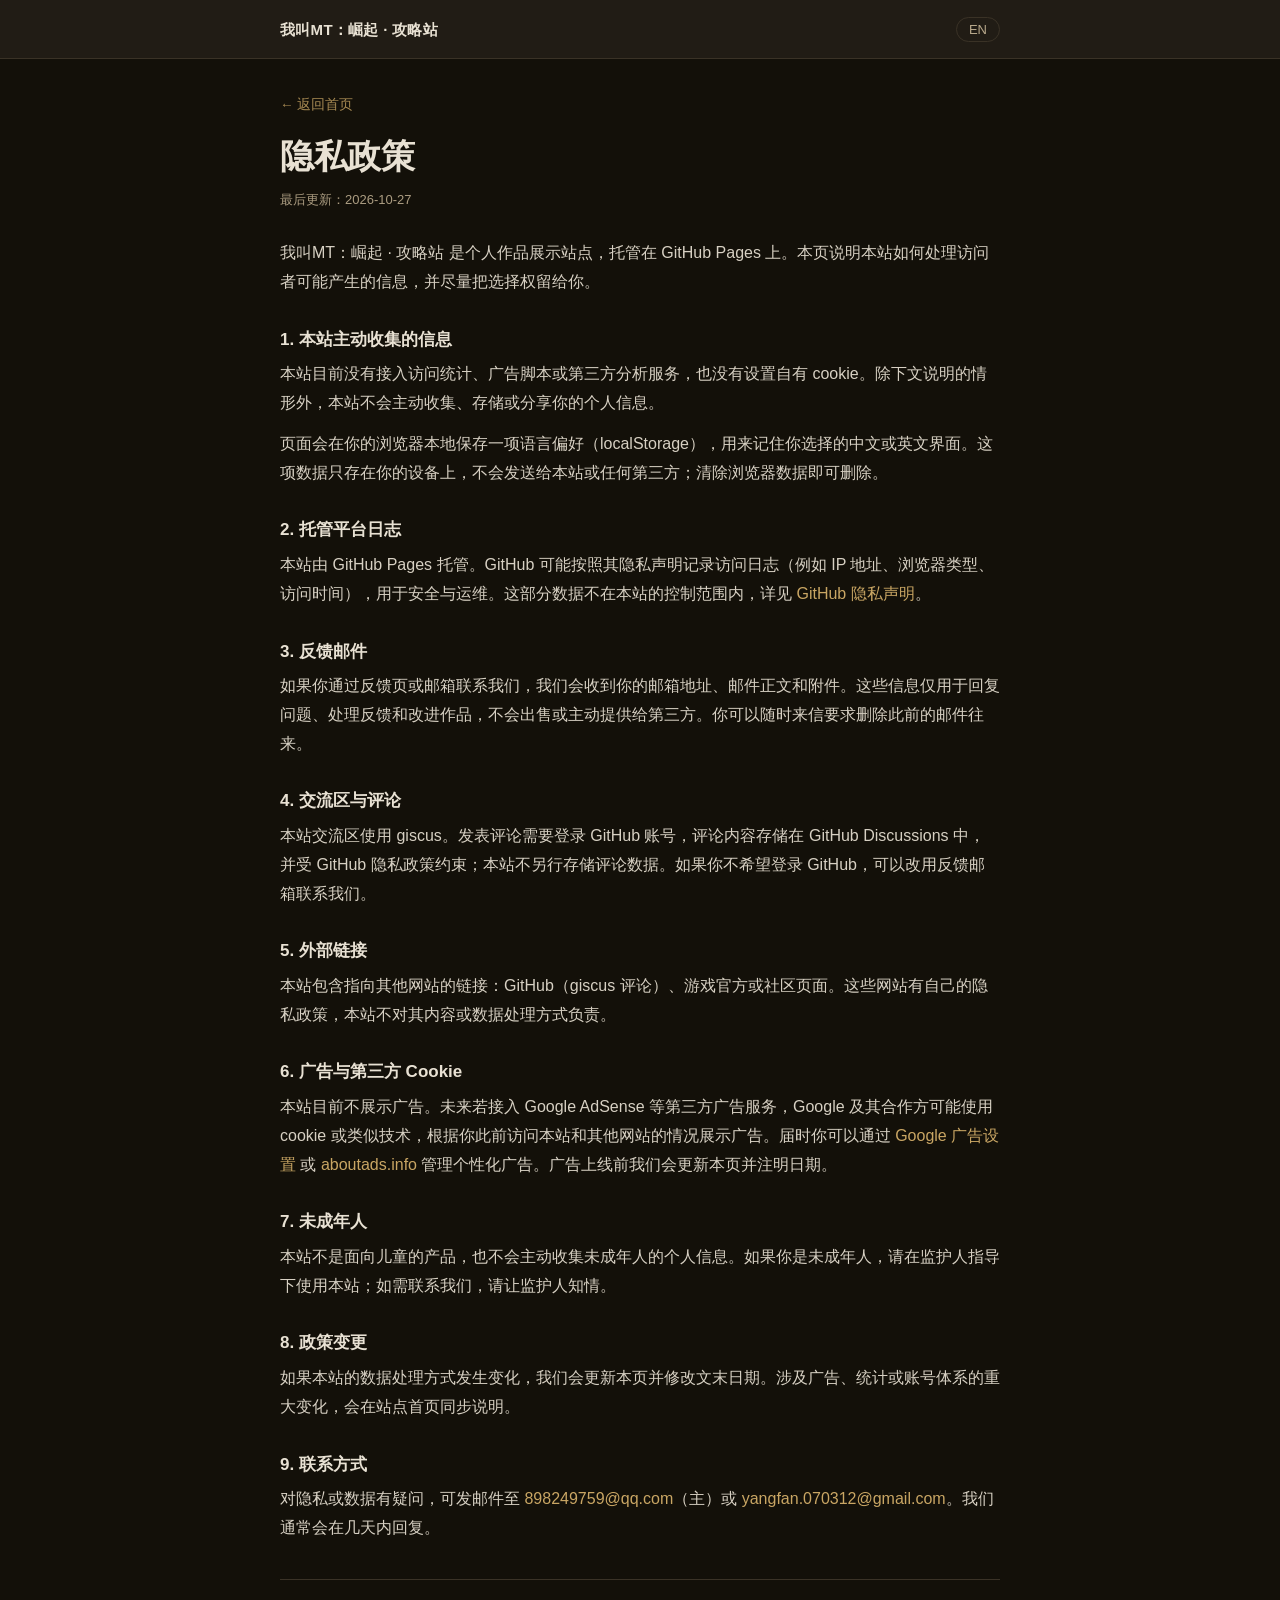
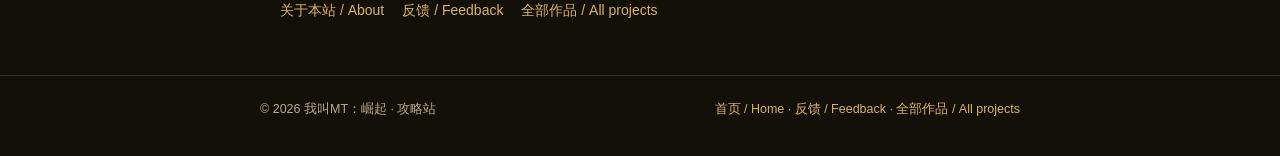
<file: privacy.html>
<!DOCTYPE html>
<html lang="zh-CN">
<head>
<meta charset="UTF-8">
<meta name="viewport" content="width=device-width, initial-scale=1.0">
<title>隐私政策 · 我叫MT：崛起 · 攻略站 | Privacy Policy</title>
<meta name="description" content="《我叫MT：崛起》非官方玩家攻略站的隐私政策与关于页：交流区使用 giscus，评论存储在 GitHub Discussions。Privacy and about pages for an unofficial MT: Rise fan guide.">
<link rel="canonical" href="https://yangfanwudi.github.io/mt-site/privacy.html">
<meta name="theme-color" content="#131009">
<meta property="og:type" content="website">
<meta property="og:title" content="隐私政策 · 我叫MT：崛起 · 攻略站">
<meta property="og:description" content="《我叫MT：崛起》非官方玩家攻略站的隐私政策与关于页：交流区使用 giscus，评论存储在 GitHub Discussions。Privacy and about pages for an unofficial MT: Rise fan guide.">
<meta property="og:url" content="https://yangfanwudi.github.io/mt-site/privacy.html">
<style>
:root{--bg:#131009;--panel:#211c15;--fg:#e8e1d3;--mut:#b9a98c;--ac:#d9b36c;--ln:#3a3226}
*{box-sizing:border-box}
html{scroll-behavior:smooth}
body{margin:0;background:var(--bg);color:var(--fg);font:16px/1.8 -apple-system,BlinkMacSystemFont,"Segoe UI","PingFang SC","Hiragino Sans GB","Microsoft YaHei",sans-serif;-webkit-font-smoothing:antialiased}
a{color:var(--ac);text-decoration:none}
a:hover{text-decoration:underline}
.bar{position:sticky;top:0;z-index:10;background:var(--panel);border-bottom:1px solid var(--ln)}
.bar-inner{max-width:760px;margin:0 auto;padding:0 20px;min-height:58px;display:flex;align-items:center;justify-content:space-between;gap:14px}
.brand{font-weight:700;font-size:15px;letter-spacing:.02em;color:var(--fg);max-width:68%;overflow:hidden;text-overflow:ellipsis;white-space:nowrap}
#langBtn{appearance:none;border:1px solid var(--ln);background:transparent;color:var(--mut);border-radius:999px;padding:4px 12px;font-size:13px;cursor:pointer;font-family:inherit;flex:none}
#langBtn:hover,#langBtn:focus-visible{border-color:var(--ac);color:var(--ac);outline:none}
main{max-width:760px;margin:0 auto;padding:34px 20px 52px}
.crumb{font-size:13.5px;margin:0 0 18px;opacity:.75}
h1{font-size:clamp(26px,4vw,34px);line-height:1.25;margin:0 0 10px;letter-spacing:-.01em}
.updated{font-size:13px;color:var(--mut);margin:0 0 28px}
h2{font-size:17px;line-height:1.5;margin:30px 0 8px;color:var(--fg)}
p{margin:0 0 12px;opacity:.92}
ul{margin:8px 0 14px;padding-left:22px}
li{margin:4px 0;opacity:.92}
.note{margin-top:30px;padding:14px 16px;border:1px solid var(--ln);border-radius:10px;background:var(--panel);font-size:13.5px;color:var(--mut)}
.page-links{display:flex;flex-wrap:wrap;gap:8px 18px;margin-top:36px;padding-top:18px;border-top:1px solid var(--ln);font-size:14px}
footer{border-top:1px solid var(--ln);padding:22px 20px 36px;font-size:12.5px;color:var(--mut)}
.foot{max-width:760px;margin:0 auto;display:flex;flex-wrap:wrap;gap:6px 16px;justify-content:space-between}
html[lang="en"] [data-lang="zh"],html[lang="zh-CN"] [data-lang="en"]{display:none!important}
@media(max-width:520px){main{padding-top:24px}h2{margin-top:26px}.bar-inner{min-height:54px}}
</style>
</head>
<body>
<header class="bar">
  <div class="bar-inner">
    <a class="brand" href="index.html">我叫MT：崛起 · 攻略站</a>
    <button id="langBtn" type="button" aria-label="Switch to English">EN</button>
  </div>
</header>
<main>
  <p class="crumb"><a href="index.html">← <span data-lang="zh">返回首页</span><span data-lang="en">Back to home</span></a></p>
  <h1><span data-lang="zh">隐私政策</span><span data-lang="en">Privacy Policy</span></h1>
  <p class="updated"><span data-lang="zh">最后更新：2026-10-27</span><span data-lang="en">Last updated: 2026-10-27</span></p>
<div data-lang="zh">
  <p>我叫MT：崛起 · 攻略站 是个人作品展示站点，托管在 GitHub Pages 上。本页说明本站如何处理访问者可能产生的信息，并尽量把选择权留给你。</p>
  <h2>1. 本站主动收集的信息</h2><p>本站目前没有接入访问统计、广告脚本或第三方分析服务，也没有设置自有 cookie。除下文说明的情形外，本站不会主动收集、存储或分享你的个人信息。</p><p>页面会在你的浏览器本地保存一项语言偏好（localStorage），用来记住你选择的中文或英文界面。这项数据只存在你的设备上，不会发送给本站或任何第三方；清除浏览器数据即可删除。</p>
  <h2>2. 托管平台日志</h2><p>本站由 GitHub Pages 托管。GitHub 可能按照其隐私声明记录访问日志（例如 IP 地址、浏览器类型、访问时间），用于安全与运维。这部分数据不在本站的控制范围内，详见 <a href="https://docs.github.com/en/site-policy/privacy-policies/github-privacy-statement" rel="noopener">GitHub 隐私声明</a>。</p>
  <h2>3. 反馈邮件</h2><p>如果你通过反馈页或邮箱联系我们，我们会收到你的邮箱地址、邮件正文和附件。这些信息仅用于回复问题、处理反馈和改进作品，不会出售或主动提供给第三方。你可以随时来信要求删除此前的邮件往来。</p>
  <h2>4. 交流区与评论</h2><p>本站交流区使用 giscus。发表评论需要登录 GitHub 账号，评论内容存储在 GitHub Discussions 中，并受 GitHub 隐私政策约束；本站不另行存储评论数据。如果你不希望登录 GitHub，可以改用反馈邮箱联系我们。</p>
  <h2>5. 外部链接</h2><p>本站包含指向其他网站的链接：GitHub（giscus 评论）、游戏官方或社区页面。这些网站有自己的隐私政策，本站不对其内容或数据处理方式负责。</p>
  <h2>6. 广告与第三方 Cookie</h2><p>本站目前不展示广告。未来若接入 Google AdSense 等第三方广告服务，Google 及其合作方可能使用 cookie 或类似技术，根据你此前访问本站和其他网站的情况展示广告。届时你可以通过 <a href="https://adssettings.google.com/" rel="noopener">Google 广告设置</a> 或 <a href="https://www.aboutads.info/choices/" rel="noopener">aboutads.info</a> 管理个性化广告。广告上线前我们会更新本页并注明日期。</p>
  <h2>7. 未成年人</h2><p>本站不是面向儿童的产品，也不会主动收集未成年人的个人信息。如果你是未成年人，请在监护人指导下使用本站；如需联系我们，请让监护人知情。</p>
  <h2>8. 政策变更</h2><p>如果本站的数据处理方式发生变化，我们会更新本页并修改文末日期。涉及广告、统计或账号体系的重大变化，会在站点首页同步说明。</p>
  <h2>9. 联系方式</h2><p>对隐私或数据有疑问，可发邮件至 <a href="mailto:898249759@qq.com">898249759@qq.com</a>（主）或 <a href="mailto:yangfan.070312@gmail.com">yangfan.070312@gmail.com</a>。我们通常会在几天内回复。</p>
</div>
<div data-lang="en">
  <p>MT: Rise Guide is a personal project site hosted on GitHub Pages. This page explains how the site handles information that visitors may generate, and aims to leave choices in your hands.</p>
  <h2>1. Information this site collects</h2><p>This site does not currently use analytics, advertising scripts or third-party analytics services, and it does not set its own cookies. Except as described below, it does not actively collect, store or share your personal information.</p><p>The page stores a language preference in your browser's local storage so it can remember whether you chose Chinese or English. This value stays on your device and is not sent to this site or any third party; clearing your browser data removes it.</p>
  <h2>2. Hosting platform logs</h2><p>This site is hosted on GitHub Pages. GitHub may log access data such as IP address, browser type and visit time under its own privacy statement for security and operations. This data is outside this site's control; see the <a href="https://docs.github.com/en/site-policy/privacy-policies/github-privacy-statement" rel="noopener">GitHub Privacy Statement</a>.</p>
  <h2>3. Feedback email</h2><p>If you contact us through the feedback page or by email, we receive your email address, message and any attachments. This information is used only to reply, handle feedback and improve the projects; it is not sold or actively shared with third parties. You can ask us to delete previous email exchanges at any time.</p>
  <h2>4. Community area and comments</h2><p>The community area uses giscus. Posting a comment requires a GitHub account; comments are stored in GitHub Discussions and are subject to GitHub's privacy policy. This site does not separately store comment data. If you prefer not to sign in with GitHub, you can contact us by feedback email instead.</p>
  <h2>5. External links</h2><p>This site links to other websites: GitHub (for giscus comments) and official or community game pages. Those sites have their own privacy policies, and this site is not responsible for their content or data practices.</p>
  <h2>6. Advertising and third-party cookies</h2><p>This site currently shows no ads. If Google AdSense or a similar third-party advertising service is added in the future, Google and its partners may use cookies or similar technologies to serve ads based on your prior visits to this and other websites. You will be able to manage personalized advertising through <a href="https://adssettings.google.com/" rel="noopener">Google Ads Settings</a> or <a href="https://www.aboutads.info/choices/" rel="noopener">aboutads.info</a>. This page will be updated with a new date before any ads go live.</p>
  <h2>7. Minors</h2><p>This site is not directed at children and does not knowingly collect personal information from minors. If you are a minor, please use the site with a guardian's guidance and let them know if you contact us.</p>
  <h2>8. Changes to this policy</h2><p>If data practices change, this page will be updated and the date at the top revised. Material changes involving advertising, analytics or accounts will also be noted on the site's home page.</p>
  <h2>9. Contact</h2><p>For privacy or data questions, email <a href="mailto:898249759@qq.com">898249759@qq.com</a> (primary) or <a href="mailto:yangfan.070312@gmail.com">yangfan.070312@gmail.com</a>. We usually reply within a few days.</p>
</div>
  <nav class="page-links" aria-label="页面导航 / Page links"><a href="about.html">关于本站 / About</a><a href="feedback.html">反馈 / Feedback</a><a href="https://yangfanwudi.github.io/">全部作品 / All projects</a></nav>
</main>
<footer>
  <div class="foot">
    <span>© 2026 我叫MT：崛起 · 攻略站</span>
    <span><a href="index.html">首页 / Home</a> · <a href="feedback.html">反馈 / Feedback</a> · <a href="https://yangfanwudi.github.io/">全部作品 / All projects</a></span>
  </div>
</footer>
<script>
(function () {
  var btn = document.getElementById('langBtn');
  var key = 'mt-lang';
  function apply(lang) {
    var en = lang === 'en';
    document.documentElement.lang = en ? 'en' : 'zh-CN';
    btn.textContent = en ? '中文' : 'EN';
    btn.setAttribute('aria-label', en ? '切换到中文' : 'Switch to English');
  }
  var saved = 'zh';
  try { saved = localStorage.getItem(key) || 'zh'; } catch (e) {}
  apply(saved);
  btn.addEventListener('click', function () {
    var next = document.documentElement.lang === 'en' ? 'zh' : 'en';
    try { localStorage.setItem(key, next); } catch (e) {}
    apply(next);
  });
})();
</script>
</body>
</html>
</file>
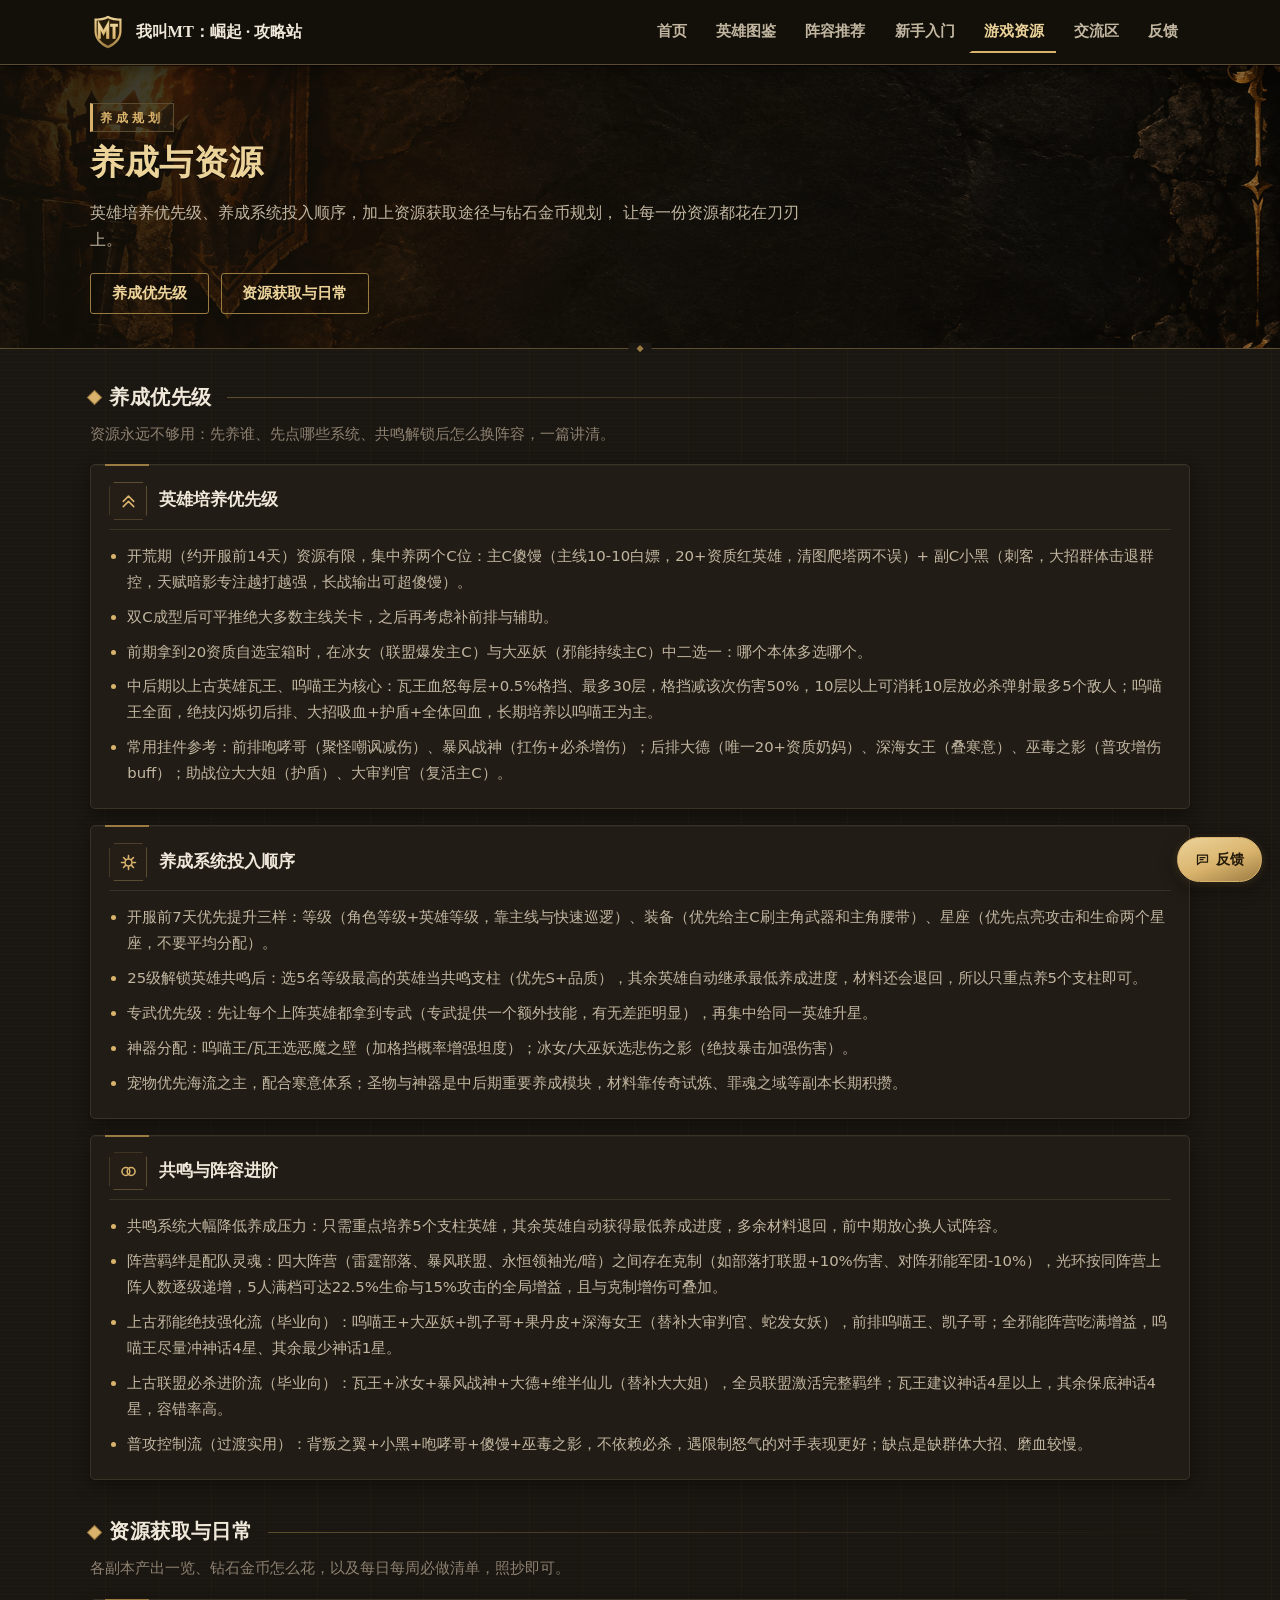
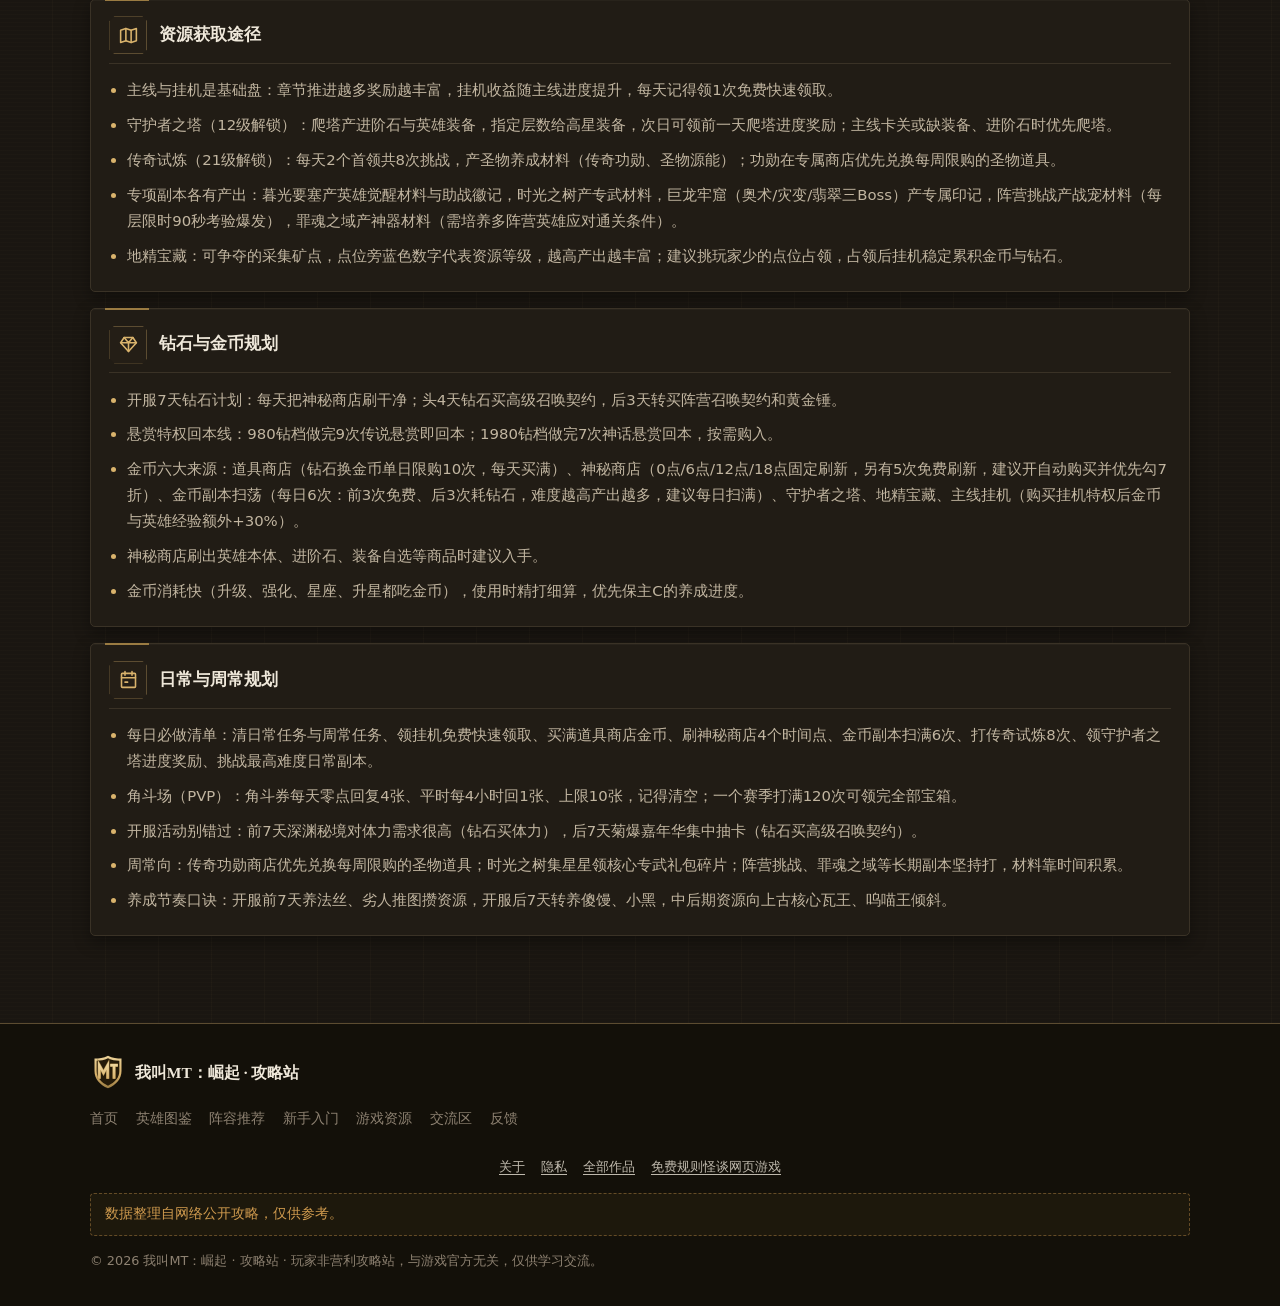
<file: resource.html>
<!DOCTYPE html>
<html lang="zh-CN">
<head>
  <meta charset="UTF-8">
  <meta name="viewport" content="width=device-width, initial-scale=1.0">
  <title>养成与资源 · 我叫MT：崛起 · 攻略站</title>
  <meta name="description" content="我叫MT：崛起养成与资源攻略：英雄培养优先级、养成系统投入顺序、共鸣与阵容进阶，以及资源获取途径、钻石金币规划与日常周常安排。">
  <link rel="icon" type="image/png" href="assets/img/favicon-32.png">
  <!-- 样式在前：全站唯一样式文件 -->
  <link rel="stylesheet" href="assets/css/style.css">
  <!-- 页面局部：仅板块卡片布局微调，视觉一律沿用全站设计令牌 -->
  <style>
    .guide-cards { display: grid; grid-template-columns: 1fr; gap: 1rem; }
    .guide-list { margin: 0; color: var(--text-secondary); }
    .guide-list li + li { margin-top: .55rem; }
    .guide-list li::marker { color: var(--gold); }
  </style>
  <link rel="canonical" href="https://yangfanwudi.github.io/mt-site/resource.html">
</head>
<body>
  <!-- 页头（site-header）由 common.js 的 MTCommon.mount 注入到 body 顶部 -->

  <main class="page">
    <!-- 页面标题区 -->
    <section class="page-hero">
      <div class="container">
        <p class="page-hero__eyebrow">养成规划</p>
        <h1 class="page-hero__title">养成与资源</h1>
        <p class="page-hero__desc">
          英雄培养优先级、养成系统投入顺序，加上资源获取途径与钻石金币规划，
          让每一份资源都花在刀刃上。
        </p>
        <div class="page-hero__actions">
          <a class="btn btn--ghost" href="#growth">养成优先级</a>
          <a class="btn btn--ghost" href="#resource">资源获取与日常</a>
        </div>
      </div>
    </section>

    <div class="container">
      <!-- 板块一：养成优先级（window.MT_GUIDES.growth） -->
      <section class="section" id="growth" aria-labelledby="growth-title">
        <h2 class="section__title" id="growth-title">养成优先级</h2>
        <p class="section__desc">
          资源永远不够用：先养谁、先点哪些系统、共鸣解锁后怎么换阵容，一篇讲清。
        </p>
        <div class="guide-cards" id="growth-sections">
          <noscript>
            <div class="alert alert--warn">
              <p>攻略内容由 JavaScript 渲染，请启用后刷新页面。</p>
            </div>
          </noscript>
        </div>
      </section>

      <!-- 板块二：资源获取与日常（window.MT_GUIDES.resource） -->
      <section class="section" id="resource" aria-labelledby="resource-title">
        <h2 class="section__title" id="resource-title">资源获取与日常</h2>
        <p class="section__desc">
          各副本产出一览、钻石金币怎么花，以及每日每周必做清单，照抄即可。
        </p>
        <div class="guide-cards" id="resource-sections"></div>
      </section>
    </div>
  </main>

  <!-- 页脚（site-footer，含免责声明）由 MTCommon.mount 注入到 body 末尾 -->

  <noscript>
    <div class="alert alert--warn container">
      <p>本站导航与攻略内容依赖 JavaScript，请启用后刷新页面。</p>
    </div>
  </noscript>

  <!-- body 末尾脚本顺序：data 脚本 → common.js → 页面脚本（mount 在最前调用） -->

  <!-- ① data 脚本：攻略数据 -->
  <script src="data/guides.js"></script>

  <!-- ② 全站公共脚本 -->
  <script src="assets/js/common.js"></script>

  <!-- ③ 页面脚本：先挂载骨架，再渲染两大板块 -->
  <script>
    (function () {
      'use strict';

      /* 骨架挂载：页头 / 导航高亮 / 移动端菜单 / 页脚 */
      MTCommon.mount('resource');

      /* 各板块子节图标（手绘 SVG，stroke=currentColor；超出下标回退通用图标） */
      var SVG = function (inner) {
        return '<svg viewBox="0 0 24 24" fill="none" stroke="currentColor" ' +
          'stroke-width="1.8" stroke-linecap="round" stroke-linejoin="round">' + inner + '</svg>';
      };
      var ICONS = {
        growth: [
          SVG('<path d="M6 13l6-6 6 6M6 19l6-6 6 6"/>'),                  /* 培养优先级：进阶 */
          SVG('<circle cx="12" cy="12" r="4"/><path d="M12 4v3M12 17v3M4 12h3M17 12h3M6.3 6.3l2.1 2.1M15.6 15.6l2.1 2.1M17.7 6.3l-2.1 2.1M8.4 15.6l-2.1 2.1"/>'), /* 投入顺序：齿轮 */
          SVG('<circle cx="9" cy="12" r="4.5"/><circle cx="15" cy="12" r="4.5"/>') /* 共鸣：双环 */
        ],
        resource: [
          SVG('<path d="M9 4 3 6v14l6-2 6 2 6-2V4l-6 2-6-2Z"/><path d="M9 4v14M15 6v14"/>'), /* 资源途径：地图 */
          SVG('<path d="M7 4h10l4 6-9 10L3 10l4-6Z"/><path d="M3 10h18M7 4l5 6 5-6M12 10v10"/>'), /* 钻石金币：宝石 */
          SVG('<rect x="4" y="5" width="16" height="16" rx="1"/><path d="M4 10h16M8 3v4M16 3v4M8 15h3"/>') /* 日常周常：日历 */
        ]
      };
      var ICON_FALLBACK = SVG('<path d="M4 5c3-1.5 6-1.5 8 0 2-1.5 5-1.5 8 0v14c-3-1.5-6-1.5-8 0-2-1.5-5-1.5-8 0V5Z"/><path d="M12 5v14"/>');

      /* 数据缺失时的友好提示条 */
      function dataAlert(text) {
        var box = document.createElement('div');
        box.className = 'alert alert--warn';
        box.setAttribute('role', 'alert');
        var p = document.createElement('p');
        var strong = document.createElement('strong');
        strong.textContent = '攻略数据加载失败。';
        p.appendChild(strong);
        p.appendChild(document.createTextNode(text));
        box.appendChild(p);
        return box;
      }

      /* 要点列表 <ul class="guide-list"> */
      function buildList(items) {
        var ul = document.createElement('ul');
        ul.className = 'guide-list';
        (items || []).forEach(function (text) {
          var li = document.createElement('li');
          li.textContent = text;
          ul.appendChild(li);
        });
        return ul;
      }

      /* 子节卡片：card__head（图标 + 标题）+ 要点列表 */
      function buildSectionCard(sec, i, icons) {
        var card = document.createElement('article');
        card.className = 'card';

        var head = document.createElement('div');
        head.className = 'card__head';
        var icon = document.createElement('span');
        icon.className = 'card__icon';
        icon.setAttribute('aria-hidden', 'true');
        icon.innerHTML = icons[i] || ICON_FALLBACK;   /* SVG 标记需走 innerHTML */
        var h3 = document.createElement('h3');
        h3.className = 'card__title';
        h3.textContent = sec.title || ('要点 ' + (i + 1));
        head.appendChild(icon);
        head.appendChild(h3);

        card.appendChild(head);
        card.appendChild(buildList(sec.list));
        return card;
      }

      /* 渲染一个大板块：key = growth / resource */
      function renderBlock(key, hostId) {
        var host = document.getElementById(hostId);
        if (!host) {
          console.warn('[resource] 找不到容器 #' + hostId);
          return;
        }
        var block = window.MT_GUIDES && window.MT_GUIDES[key];
        if (!block || !Array.isArray(block.sections) || !block.sections.length) {
          host.appendChild(dataAlert(
            '请确认 data/guides.js 已正常引入，且包含 ' + key + ' 数据。'));
          console.warn('[resource] window.MT_GUIDES.' + key + '.sections 缺失');
          return;
        }
        block.sections.forEach(function (sec, i) {
          host.appendChild(buildSectionCard(sec, i, ICONS[key] || []));
        });
      }

      renderBlock('growth', 'growth-sections');
      renderBlock('resource', 'resource-sections');
    })();
  </script>
</body>
</html>
</file>
<file: assets/css/style.css>
/* ============================================================
   我叫MT：崛起 · 攻略站 —— 全站唯一样式文件 (v1.8 视觉重设计)
   ------------------------------------------------------------
   风格：魔兽世界式玩家攻略站 —— 暖石板深色 + 羊皮纸金，
        衬线中文标题、斜切角与方正控件、阵营纹章色彩、
        细线纹理背景；拒绝渐变光晕与圆角卡片堆砌。
   方法：移动优先（Mobile First），主断点 768px，辅助 480/1024
   依赖：零依赖，纯 CSS。本地双击 index.html 即可正常显示。
   目录：
     01 设计令牌
     02 基础重置与全局
     03 布局（container / page / section）
     04 顶部导航（由 common.js 注入）
     05 页面标题区 page-hero
     06 卡片与网格 card / card-grid
     07 筛选器 filter-bar / select / chips
     08 搜索框 search-box
     09 表格 table-wrap / table
     10 FAQ 手风琴 faq（details 实现，无 JS 可用）
     11 徽章 badge
     12 头像 avatar（首字/立绘双模式）
     13 提示条 alert
     14 按钮 btn
     15 页脚 site-footer（由 common.js 注入）
     16 评论区 giscus-wrap / 纹章装饰
     17 工具类与动效偏好
   ============================================================ */

/* ============================================================
   01 设计令牌
   ============================================================ */
:root {
  /* —— 底色（暖石板系，由深到浅）—— */
  --bg-deep:      #131009;                          /* 页面最底层 / 页脚 */
  --bg-body:      #1a1611;                          /* 页面主体 */
  --bg-card:      #211c15;                          /* 卡片表面 */
  --bg-elevated:  #282217;                          /* 弹层/表头/输入底 */
  --bg-soft:      #2f2820;                          /* hover 底 */
  --border-subtle: #3a3226;                         /* 常规描边 */
  --border-strong: #5c4c31;                         /* 强调描边 */

  /* —— 羊皮纸金 —— */
  --gold:        #d9b36c;
  --gold-rgb:    217, 179, 108;
  --gold-strong: #ecd39a;
  --gold-deep:   #9a7b42;
  --gold-ink:    #241a09;                           /* 金底上的深色文字 */

  /* —— 文本（暖灰）—— */
  --text-primary:   #efe8da;
  --text-secondary: #c2b6a1;
  --text-muted:     #8d8171;

  /* —— 状态色 —— */
  --info:    #7ba3d8;  --info-rgb:    123, 163, 216;
  --success: #7bae6f;  --success-rgb: 123, 174, 111;
  --warn:    #cf9a4e;  --warn-rgb:    207, 154, 78;
  --danger:  #c96a5a;  --danger-rgb:  201, 106, 90;

  /* —— 阵营色（联盟=蓝 / 部落=红 / 邪能=绿）—— */
  --alliance: #6d9bd8; --alliance-rgb: 109, 155, 216; --alliance-deep: #3c5f8f;
  --horde:    #cf6156; --horde-rgb:    207, 97, 86;   --horde-deep:    #8f3a32;
  --neutral:  #5da583; --neutral-rgb:  93, 165, 131;  --neutral-deep:  #35664f;

  /* —— 稀有度（资质：高→低 暖金/银/青铜/灰）—— */
  --rarity-common:    #a09781; --rarity-common-rgb:    160, 151, 129;
  --rarity-rare:      #8fa8c8; --rarity-rare-rgb:      143, 168, 200;
  --rarity-epic:      #b08cc9; --rarity-epic-rgb:      176, 140, 201;
  --rarity-legendary: #dca64f; --rarity-legendary-rgb: 220, 166, 79;

  /* —— 圆角：整体方正，仅保留小圆角 —— */
  --radius-sm: 3px;
  --radius-md: 4px;
  --radius-lg: 5px;
  --radius-full: 999px;

  /* —— 斜切角（芯片/徽章/金底按钮的游戏 UI 感）—— */
  --chamfer: polygon(
    5px 0, calc(100% - 5px) 0, 100% 5px,
    100% calc(100% - 5px), calc(100% - 5px) 100%,
    5px 100%, 0 calc(100% - 5px), 0 5px
  );

  /* —— 阴影：硬投影，不用光晕 —— */
  --shadow-card: 0 1px 0 rgba(255, 244, 214, 0.03) inset, 0 6px 16px rgba(0, 0, 0, 0.35);
  --shadow-pop:  0 10px 28px rgba(0, 0, 0, 0.5);
  --shadow-press: 0 2px 0 rgba(0, 0, 0, 0.45);

  /* —— 尺寸与层级 —— */
  --container-max: 1100px;
  --header-h: 64px;
  --z-header: 100;

  /* —— 字体：标题衬线（庄重、有雕版感），正文黑体 —— */
  --font-serif: "Noto Serif SC", "Source Han Serif SC", "思源宋体",
                 "STZhongsong", "SimSun", serif;
  --font-sans: "PingFang SC", "HarmonyOS Sans SC", "Microsoft YaHei",
               "Segoe UI", system-ui, -apple-system, sans-serif;
}

/* ============================================================
   02 基础重置与全局
   ============================================================ */
*,
*::before,
*::after { box-sizing: border-box; }

html {
  scroll-behavior: smooth;
  scroll-padding-top: calc(var(--header-h) + 1rem);
}

body {
  margin: 0;
  min-height: 100vh;
  display: flex;
  flex-direction: column;
  font-family: var(--font-sans);
  font-size: 15.5px;
  line-height: 1.75;
  color: var(--text-primary);
  background-color: var(--bg-body);
  /* 细线纹理：横向织线 + 纵向石缝，代替渐变光晕 */
  background-image:
    repeating-linear-gradient(0deg,
      transparent 0, transparent 3px,
      rgba(217, 179, 108, 0.016) 3px, rgba(217, 179, 108, 0.016) 4px),
    repeating-linear-gradient(90deg,
      transparent 0, transparent 52px,
      rgba(217, 179, 108, 0.028) 52px, rgba(217, 179, 108, 0.028) 53px);
  -webkit-font-smoothing: antialiased;
  text-rendering: optimizeLegibility;
}

main { flex: 1 0 auto; }

img { max-width: 100%; display: block; }

h1, h2, h3, h4 {
  margin: 0 0 .5em; line-height: 1.35;
  font-family: var(--font-serif);
  font-weight: 900;
}
h1 { font-size: clamp(1.55rem, 4.5vw, 2.15rem); letter-spacing: .02em; }
h2 { font-size: clamp(1.25rem, 3.6vw, 1.5rem); letter-spacing: .02em; }
h3 { font-size: 1.08rem; }
p  { margin: 0 0 .8em; }

a { color: var(--gold-strong); text-decoration: none; transition: color .18s; }
a:hover { color: var(--gold); }

ul, ol { margin: 0 0 .8em; padding-left: 1.3em; }

::selection { background: rgba(var(--gold-rgb), 0.32); color: #fff8e8; }

:focus-visible {
  outline: 2px solid var(--gold);
  outline-offset: 2px;
  border-radius: 2px;
}

/* 滚动条（暖石色） */
::-webkit-scrollbar { width: 10px; height: 10px; }
::-webkit-scrollbar-track { background: var(--bg-deep); }
::-webkit-scrollbar-thumb {
  background: #3d342a; border-radius: 0;
  border: 2px solid var(--bg-deep);
}
::-webkit-scrollbar-thumb:hover { background: #52463a; }

/* ============================================================
   03 布局
   ============================================================ */
.container {
  width: min(100% - 2rem, var(--container-max));
  margin-inline: auto;
}

.page { padding-bottom: 3rem; }

.section { margin: 0 0 2.4rem; }
.section__title {
  display: flex; align-items: center; gap: .65rem;
  margin-bottom: .45em; font-size: 1.28rem; color: var(--text-primary);
}
/* 标题前置菱形饰钉 + 尾部渐隐细线 */
.section__title::before {
  content: ""; flex: 0 0 auto; width: 9px; height: 9px;
  transform: rotate(45deg);
  background: var(--gold);
  box-shadow: 0 0 0 1px var(--gold-deep);
}
.section__title::after {
  content: ""; flex: 1 1 auto; height: 1px; margin-left: .35rem;
  background: linear-gradient(90deg, var(--border-strong), transparent);
}
.section__desc { margin: 0 0 1.1rem; color: var(--text-muted); font-size: .92rem; }

/* ============================================================
   04 顶部导航（结构由 MTCommon.mount 注入，类名契约不变）
   ============================================================ */
.site-header {
  position: sticky; top: 0; z-index: var(--z-header);
  background: rgba(19, 16, 9, 0.94);
  -webkit-backdrop-filter: blur(8px); backdrop-filter: blur(8px);
  border-bottom: 1px solid var(--border-strong);
  box-shadow: 0 1px 0 rgba(0, 0, 0, 0.6), 0 4px 14px rgba(0, 0, 0, 0.35);
}
.site-header__inner {
  display: flex; align-items: center; justify-content: space-between;
  gap: .75rem; min-height: var(--header-h); position: relative;
}

/* 站名：斜切金板徽标 + 衬线站名 */
.brand { display: inline-flex; align-items: center; gap: .6rem; }
.brand__logo {
  display: inline-flex; align-items: center; justify-content: center;
  width: 36px; height: 36px; flex: 0 0 auto;
}
/* v2.0：品牌位改用站点徽标 SVG（盾形 MT），无金底无斜切以免双重描框 */
.brand__logo img { width: 100%; height: 100%; display: block; }
.brand__name {
  font-family: var(--font-serif);
  font-weight: 900; font-size: 1.02rem; color: var(--text-primary);
  white-space: nowrap;
}
@media (max-width: 400px) {
  .brand__name { font-size: .9rem; }
}

/* 汉堡按钮（仅移动端显示） */
.nav-toggle {
  display: inline-flex; flex-direction: column;
  align-items: center; justify-content: center; gap: 5px;
  width: 44px; height: 44px; padding: 0;
  border-radius: var(--radius-sm);
  background: var(--bg-elevated);
  border: 1px solid var(--border-subtle);
  cursor: pointer;
}
.nav-toggle__bar {
  width: 18px; height: 2px; border-radius: 0;
  background: var(--gold); transition: transform .25s ease, opacity .2s ease;
}
.site-header--open .nav-toggle__bar:nth-child(1) { transform: translateY(7px) rotate(45deg); }
.site-header--open .nav-toggle__bar:nth-child(2) { opacity: 0; }
.site-header--open .nav-toggle__bar:nth-child(3) { transform: translateY(-7px) rotate(-45deg); }

/* 移动端：导航下拉面板，默认隐藏 */
.site-nav {
  display: none;
  position: absolute; top: 100%; left: -1rem; right: -1rem;
  padding: .5rem .75rem 1rem;
  background: var(--bg-elevated);
  border-bottom: 1px solid var(--border-strong);
  border-top: 1px solid var(--border-subtle);
  box-shadow: var(--shadow-pop);
}
.site-header--open .site-nav { display: block; animation: navDrop .18s ease both; }
@keyframes navDrop {
  from { opacity: 0; transform: translateY(-6px); }
  to   { opacity: 1; transform: translateY(0); }
}
.nav-list { display: flex; flex-direction: column; gap: .1rem; margin: 0; padding: 0; list-style: none; }
.nav-link {
  display: block; padding: .6rem .8rem;
  border-radius: var(--radius-sm);
  color: var(--text-secondary); font-weight: 600; font-size: .98rem;
  border-left: 3px solid transparent;
  transition: background .18s, color .18s, border-color .18s;
}
.nav-link:hover { color: var(--gold-strong); background: var(--bg-soft); }
.nav-link--active {
  color: var(--gold-strong);
  background: rgba(var(--gold-rgb), 0.07);
  border-left-color: var(--gold);
}

/* ≥768px：横排导航，隐藏汉堡；当前项用底部金条标识 */
@media (min-width: 768px) {
  .nav-toggle { display: none; }
  .site-nav {
    display: block; position: static;
    padding: 0; background: transparent;
    border: 0; box-shadow: none;
  }
  .site-header--open .site-nav { animation: none; }
  .nav-list { flex-direction: row; gap: .15rem; }
  .nav-link {
    padding: .45rem .75rem; font-size: .95rem;
    border-left-color: transparent;
    border-bottom: 2px solid transparent;
    border-radius: 0;
  }
  .nav-link:hover { background: transparent; border-bottom-color: var(--border-strong); }
  .nav-link--active {
    background: transparent;
    border-bottom-color: var(--gold);
  }
}

/* ============================================================
   05 页面标题区（去渐变横幅：留白 + 饰线 + 菱形分隔）
   ============================================================ */
.page-hero {
  position: relative;
  padding: 2.4rem 0 2.1rem;
  margin-bottom: 2.2rem;
  background:
    repeating-linear-gradient(-45deg,
      transparent 0, transparent 14px,
      rgba(217, 179, 108, 0.02) 14px, rgba(217, 179, 108, 0.02) 15px);
  border-bottom: 1px solid var(--border-strong);
}
/* 横幅底图（v2.0 P3）：火把石壁，左侧压暗保标题可读，右中透出安静深色区 */
.page-hero::before {
  content: "";
  position: absolute; inset: 0; z-index: 0;
  background:
    linear-gradient(90deg,
      rgba(19, 16, 9, 0.88) 0%, rgba(19, 16, 9, 0.62) 45%,
      rgba(19, 16, 9, 0.38) 100%),
    url("../img/banner-default.png") center 42% / cover no-repeat;
  pointer-events: none;
}
.page-hero > .container { position: relative; z-index: 1; }
/* 底缝中央菱形饰 */
.page-hero::after {
  content: "◆"; position: absolute; left: 50%; bottom: -.52em;
  transform: translateX(-50%);
  color: var(--gold-deep); background: var(--bg-body);
  padding: 0 .85em; font-size: .58rem; line-height: 1;
}
/* 中文标签：金边签条，代替英文眉标 */
.page-hero__eyebrow {
  display: inline-block; margin: 0 0 .55em;
  padding: .18em .7em .18em .6em;
  color: var(--gold); font-size: .78rem; font-weight: 700;
  letter-spacing: .32em;
  border: 1px solid var(--border-strong);
  border-left: 3px solid var(--gold);
  background: rgba(var(--gold-rgb), 0.06);
}
.page-hero__title {
  margin: 0 0 .4em;
  color: var(--gold-strong);
  text-shadow: 0 1px 0 rgba(0, 0, 0, 0.8);
}
.page-hero__desc {
  max-width: 46em; margin: 0; color: var(--text-secondary); font-size: .98rem;
}
.page-hero__actions { display: flex; flex-wrap: wrap; gap: .75rem; margin-top: 1.2rem; }

/* 首页纹章横排（阵营徽记装饰，index.html 内联 SVG） */
.hero-crest-band {
  display: flex; align-items: center; gap: 1.3rem;
  margin-top: 1.5rem;
}
.hero-crest-band svg { width: 46px; height: 46px; }
.hero-crest-band .crest--alliance { color: var(--alliance); }
.hero-crest-band .crest--horde    { color: var(--horde); }
.hero-crest-band .crest--neutral  { color: var(--neutral); }

/* ============================================================
   06 卡片与网格
   ============================================================ */
.card-grid {
  display: grid; grid-template-columns: 1fr; gap: .9rem;
}
@media (min-width: 560px)  { .card-grid { grid-template-columns: repeat(2, 1fr); gap: 1rem; } }
@media (min-width: 1024px) { .card-grid { grid-template-columns: repeat(3, 1fr); } }
.card-grid--4 { /* 宽屏四列（版块类） */ }
@media (min-width: 1024px) { .card-grid--4 { grid-template-columns: repeat(4, 1fr); } }
.card-grid--2 { grid-template-columns: 1fr; }
@media (min-width: 768px)  { .card-grid--2 { grid-template-columns: repeat(2, 1fr); } }

/* 卡片：平整石板 + 双线描边 + 顶部金线短饰 */
.card {
  position: relative;
  display: flex; flex-direction: column; gap: .55rem;
  padding: 1.05rem 1.15rem 1.1rem;
  background: var(--bg-card);
  border: 1px solid var(--border-subtle);
  border-radius: var(--radius-lg);
  box-shadow: var(--shadow-card);
  transition: border-color .18s ease, transform .18s ease;
}
.card::before {
  content: ""; position: absolute; top: -1px; left: 14px;
  width: 44px; height: 2px; background: var(--gold-deep);
}
.card:hover {
  transform: translateY(-1px);
  border-color: var(--border-strong);
}
.card__head {
  display: flex; align-items: center; gap: .7rem;
  padding-bottom: .55rem; border-bottom: 1px solid var(--border-subtle);
}
.card__head .avatar { margin-bottom: -0.55rem; }  /* 头像不吃分隔线内边距 */
/* 图标位：斜切托板，内放手绘 SVG（stroke=currentColor） */
.card__icon {
  display: inline-flex; align-items: center; justify-content: center;
  width: 38px; height: 38px; flex: 0 0 auto;
  clip-path: var(--chamfer);
  background: #241e16;
  border: 1px solid var(--border-strong);
  color: var(--gold);
}
.card__icon svg { width: 21px; height: 21px; display: block; }
.card__title { margin: 0; font-size: 1.05rem; }
.card__desc  { margin: 0; color: var(--text-secondary); font-size: .92rem; flex: 1; }
.card__foot  { display: flex; align-items: center; gap: .5rem; flex-wrap: wrap; margin-top: .2rem; }

/* 英雄卡阵营纹章水印（heroes.js 注入，装饰性 SVG） */
.card__crest {
  position: absolute; top: .55rem; right: .6rem;
  width: 40px; height: 40px; opacity: .13; pointer-events: none;
}
.card__crest svg { width: 100%; height: 100%; display: block; }
.card__crest.crest--alliance { color: var(--alliance); opacity: .30; }
.card__crest.crest--horde    { color: var(--horde); opacity: .30; }
.card__crest.crest--neutral  { color: var(--neutral); opacity: .30; }

/* 攻略要点列表（resource/beginner 内联脚本使用） */
.guide-list { margin: 0; padding-left: 1.15em; }
.guide-list li { margin: .3em 0; color: var(--text-secondary); font-size: .93rem; }
.guide-list li::marker { color: var(--gold-deep); }

/* ============================================================
   07 筛选器
   ============================================================ */
.filter-bar {
  display: flex; flex-wrap: wrap; align-items: flex-end;
  gap: .75rem 1rem; margin-bottom: 1.35rem;
  padding: .85rem 1rem;
  background: var(--bg-card);
  border: 1px solid var(--border-subtle);
  border-top: 2px solid var(--border-strong);
  border-radius: var(--radius-lg);
}
.filter-group { display: flex; flex-wrap: wrap; gap: .75rem 1rem; align-items: flex-end; }

.field { display: inline-flex; flex-direction: column; gap: .3rem; }
.field__label {
  font-size: .78rem; color: var(--gold);
  letter-spacing: .18em; font-weight: 700;
}

/* 下拉：方正控件 + 金色箭头 */
.select { position: relative; display: inline-flex; }
.select select {
  appearance: none; -webkit-appearance: none;
  min-width: 8.5em; padding: .5rem 2.3em .5rem .9rem;
  font: inherit; font-size: .92rem; color: var(--text-primary);
  background: var(--bg-elevated);
  border: 1px solid var(--border-subtle);
  border-radius: var(--radius-sm);
  cursor: pointer; transition: border-color .18s;
}
.select select:hover { border-color: var(--border-strong); }
.select select:focus-visible { outline-offset: 0; border-color: var(--gold); }
.select::after {
  content: ""; position: absolute; right: .95em; top: 50%;
  width: .48em; height: .48em; pointer-events: none;
  border-right: 2px solid var(--gold); border-bottom: 2px solid var(--gold);
  transform: translateY(-70%) rotate(45deg);
}

/* 标签 chips：方正档位签，激活为斜切金底 */
.chips { display: flex; flex-wrap: wrap; gap: .45rem; }
.chip {
  display: inline-flex; align-items: center;
  padding: .36rem .95rem;
  font: inherit; font-size: .88rem; font-weight: 700;
  color: var(--text-secondary);
  background: var(--bg-elevated);
  border: 1px solid var(--border-subtle);
  border-radius: var(--radius-sm);
  cursor: pointer;
  transition: color .18s, border-color .18s, background .18s;
}
.chip:hover { color: var(--gold-strong); border-color: var(--border-strong); }
.chip--active {
  clip-path: var(--chamfer);
  color: var(--gold-ink); background: var(--gold);
  border-color: transparent;
  box-shadow: var(--shadow-press);
}
.chip--active:hover { color: var(--gold-ink); }

/* ============================================================
   08 搜索框
   ============================================================ */
.search-box { position: relative; display: block; flex: 1 1 220px; max-width: 460px; }
.search-box::before {
  content: ""; position: absolute; left: .8rem; top: 50%;
  width: 1.05rem; height: 1.05rem; transform: translateY(-50%);
  pointer-events: none; opacity: .8;
  background: url("data:image/svg+xml,%3Csvg xmlns='http://www.w3.org/2000/svg' viewBox='0 0 24 24' fill='none' stroke='%23c2b6a1' stroke-width='2.2' stroke-linecap='round'%3E%3Ccircle cx='11' cy='11' r='7'/%3E%3Cline x1='21' y1='21' x2='16.2' y2='16.2'/%3E%3C/svg%3E") center / contain no-repeat;
}
.search-box input {
  width: 100%; padding: .58rem 1rem .58rem 2.5rem;
  font: inherit; font-size: .95rem; color: var(--text-primary);
  background: var(--bg-elevated);
  border: 1px solid var(--border-subtle);
  border-radius: var(--radius-sm);
  transition: border-color .18s, box-shadow .18s;
}
.search-box input::placeholder { color: var(--text-muted); }
.search-box input:focus {
  outline: none; border-color: var(--gold);
  box-shadow: 0 0 0 1px rgba(var(--gold-rgb), 0.35);
}

/* ============================================================
   09 表格
   ============================================================ */
.table-wrap {
  overflow-x: auto;
  border: 1px solid var(--border-subtle);
  border-radius: var(--radius-lg);
  background: var(--bg-card);
  box-shadow: var(--shadow-card);
  -webkit-overflow-scrolling: touch;
}
.table {
  width: 100%; border-collapse: collapse;
  font-size: .92rem; white-space: nowrap;
}
.table th, .table td {
  padding: .68rem .85rem; text-align: left;
  border-bottom: 1px solid #2e2820;
}
.table thead th {
  position: sticky; top: 0;
  background: var(--bg-elevated);
  color: var(--gold); font-size: .82rem; font-weight: 700; letter-spacing: .06em;
  border-bottom: 1px solid var(--border-strong);
}
.table tbody tr { transition: background .15s; }
.table tbody tr:hover { background: rgba(var(--gold-rgb), 0.05); }
.table tbody tr:last-child td { border-bottom: 0; }
.table .num { font-variant-numeric: tabular-nums; color: var(--gold-strong); }

/* ============================================================
   10 FAQ 手风琴（details/summary，无 JS 也能开合）
   ============================================================ */
.faq { display: flex; flex-direction: column; gap: .6rem; }
.faq-item {
  background: var(--bg-card);
  border: 1px solid var(--border-subtle);
  border-radius: var(--radius-md);
  overflow: hidden;
  transition: border-color .18s;
}
.faq-item[open] { border-color: var(--border-strong); }
.faq-q {
  display: flex; align-items: center; gap: .75rem;
  padding: .88rem 1rem; cursor: pointer;
  font-family: var(--font-serif); font-weight: 700; font-size: .99rem;
  color: var(--text-primary);
  list-style: none; user-select: none;
  transition: color .18s;
}
.faq-q::-webkit-details-marker { display: none; }
.faq-q::before {
  content: "问"; flex: 0 0 auto;
  width: 1.7em; height: 1.7em; line-height: 1.7em; text-align: center;
  clip-path: var(--chamfer);
  font-family: var(--font-sans);
  font-size: .78em; font-weight: 800; color: var(--gold-ink);
  background: var(--gold);
}
.faq-q::after {
  content: ""; flex: 0 0 auto; margin-left: auto;
  width: .45em; height: .45em;
  border-right: 2px solid var(--gold); border-bottom: 2px solid var(--gold);
  transform: rotate(45deg) translateY(-20%);
  transition: transform .2s;
}
.faq-item[open] .faq-q { color: var(--gold-strong); }
.faq-item[open] .faq-q::after { transform: rotate(-135deg) translateY(-30%); }
.faq-a {
  padding: 0 1rem 1rem 1rem;
  color: var(--text-secondary); font-size: .93rem;
  border-top: 1px dashed #463c2c;
}
.faq-a > :first-child { margin-top: .8rem; }
.faq-a > :last-child { margin-bottom: 0; }

/* ============================================================
   11 徽章 badge（方正小签条）
   ============================================================ */
.badge {
  display: inline-flex; align-items: center; gap: .3em;
  padding: .1rem .55rem;
  font-size: .74rem; font-weight: 700; line-height: 1.75;
  letter-spacing: .05em;
  border-radius: var(--radius-sm);
  color: var(--text-secondary);
  background: var(--bg-elevated);
  border: 1px solid var(--border-subtle);
  white-space: nowrap;
}
.badge--muted { color: var(--text-muted); background: rgba(141, 129, 113, 0.10); border-color: rgba(141, 129, 113, 0.35); }
.badge--gold  { color: var(--gold-strong); background: rgba(var(--gold-rgb), 0.10); border-color: rgba(var(--gold-rgb), 0.45); }

/* 稀有度 */
.badge--common    { color: var(--rarity-common);    background: rgba(var(--rarity-common-rgb), .10);    border-color: rgba(var(--rarity-common-rgb), .4); }
.badge--rare      { color: var(--rarity-rare);      background: rgba(var(--rarity-rare-rgb), .10);      border-color: rgba(var(--rarity-rare-rgb), .45); }
.badge--epic      { color: var(--rarity-epic);      background: rgba(var(--rarity-epic-rgb), .12);      border-color: rgba(var(--rarity-epic-rgb), .45); }
.badge--legendary { color: var(--rarity-legendary); background: rgba(var(--rarity-legendary-rgb), .12); border-color: rgba(var(--rarity-legendary-rgb), .5); }

/* 阵营 */
.badge--alliance { color: var(--alliance); background: rgba(var(--alliance-rgb), .10); border-color: rgba(var(--alliance-rgb), .45); }
.badge--horde    { color: var(--horde);    background: rgba(var(--horde-rgb), .10);    border-color: rgba(var(--horde-rgb), .45); }
.badge--neutral  { color: var(--neutral);  background: rgba(var(--neutral-rgb), .10);  border-color: rgba(var(--neutral-rgb), .45); }

/* Tier：T0 金 / T1 紫 / T2 蓝 / T3 绿 */
.badge--tier0 { color: var(--gold-strong);    background: rgba(var(--gold-rgb), .10);         border-color: rgba(var(--gold-rgb), .5); }
.badge--tier1 { color: var(--rarity-epic);    background: rgba(var(--rarity-epic-rgb), .10);  border-color: rgba(var(--rarity-epic-rgb), .45); }
.badge--tier2 { color: var(--rarity-rare);    background: rgba(var(--rarity-rare-rgb), .10);  border-color: rgba(var(--rarity-rare-rgb), .45); }
.badge--tier3 { color: var(--success);        background: rgba(var(--success-rgb), .10);      border-color: rgba(var(--success-rgb), .45); }

/* ============================================================
   12 头像 avatar（首字模式 / 立绘模式双支持）
   用法A 首字：<span class="avatar avatar--horde">哀</span>
   用法B 立绘：<span class="avatar avatar--horde avatar--hasimg">
                 <img src="assets/img/heroes/xxx.png" onerror="this.remove()">
                 <span class="avatar__glyph">哀</span>
              </span>
   外形：方圆切角 + 阵营描边 + 内圈暗线（像徽章相框）
   ============================================================ */
.avatar {
  position: relative;
  display: inline-flex; align-items: center; justify-content: center;
  width: 42px; height: 42px; flex: 0 0 auto;
  border-radius: 24%;
  font-family: var(--font-serif);
  font-weight: 900; font-size: 1.1rem;
  color: var(--gold-strong);
  background: #2a2318;
  border: 2px solid var(--gold-deep);
  box-shadow: inset 0 0 0 2px rgba(0, 0, 0, 0.5), 0 2px 6px rgba(0, 0, 0, 0.4);
  user-select: none;
}
.avatar--alliance { border-color: var(--alliance-deep); color: #a8c6ec; }
.avatar--horde    { border-color: var(--horde-deep);    color: #ecb0a8; }
.avatar--neutral  { border-color: var(--neutral-deep);  color: #a8d4bd; }
.avatar--sm { width: 30px; height: 30px; font-size: .84rem; }
.avatar--lg { width: 58px; height: 58px; font-size: 1.45rem; }

/* 立绘模式：图片铺满并盖住首字（z-index:1），加载失败被移除后自动回落首字 */
.avatar--hasimg { overflow: hidden; padding: 0; }
.avatar--hasimg img {
  position: absolute; inset: 0; z-index: 1;
  width: 100%; height: 100%;
  object-fit: cover; border-radius: inherit;
}
.avatar__glyph { position: relative; }

/* ============================================================
   13 提示条 alert
   ============================================================ */
.alert {
  display: flex; gap: .7rem; align-items: flex-start;
  padding: .85rem 1rem; margin: 0 0 1rem;
  background: var(--bg-card);
  border: 1px solid var(--border-subtle);
  border-left: 3px solid var(--text-muted);
  border-radius: var(--radius-md);
  font-size: .92rem; color: var(--text-secondary);
}
.alert > :only-child, .alert p { margin: 0; }
.alert strong { color: var(--text-primary); }
.alert--info    { border-left-color: var(--info);    background: rgba(var(--info-rgb), .07); }
.alert--success { border-left-color: var(--success); background: rgba(var(--success-rgb), .07); }
.alert--warn    { border-left-color: var(--warn);    background: rgba(var(--warn-rgb), .08); }
.alert--danger  { border-left-color: var(--danger);  background: rgba(var(--danger-rgb), .08); }

/* ============================================================
   14 按钮（金底实心 = 斜切 + 硬底边，像游戏按键）
   ============================================================ */
.btn {
  display: inline-flex; align-items: center; justify-content: center; gap: .45em;
  padding: .56rem 1.3rem;
  font: inherit; font-size: .95rem; font-weight: 700; line-height: 1.4;
  color: var(--text-secondary);
  background: var(--bg-elevated);
  border: 1px solid var(--border-subtle);
  border-radius: var(--radius-sm);
  cursor: pointer; text-align: center;
  transition: transform .12s ease, border-color .18s, background .18s, color .18s;
}
.btn:hover { color: var(--gold-strong); border-color: var(--border-strong); }
.btn:active { transform: translateY(1px); }

.btn--primary {
  clip-path: var(--chamfer);
  color: var(--gold-ink); background: var(--gold);
  border-color: transparent;
  box-shadow: inset 0 -3px 0 var(--gold-deep);
}
.btn--primary:hover {
  color: var(--gold-ink); background: var(--gold-strong);
  box-shadow: inset 0 -3px 0 var(--gold-deep);
}
.btn--ghost {
  background: transparent;
  border-color: var(--gold-deep);
  color: var(--gold-strong);
}
.btn--ghost:hover { background: rgba(var(--gold-rgb), .08); color: var(--gold-strong); border-color: var(--gold); }
.btn--soft { background: var(--bg-soft); }

.btn--sm { padding: .3rem .85rem; font-size: .85rem; }
.btn--lg { padding: .72rem 1.8rem; font-size: 1.02rem; }
.btn--block { display: flex; width: 100%; }

/* ============================================================
   15 页脚（结构由 MTCommon.mount 注入）
   ============================================================ */
.site-footer {
  position: relative;
  margin-top: auto;
  padding: 1.9rem 0 2.1rem;
  background: var(--bg-deep);
  border-top: 1px solid var(--border-strong);
}
.site-footer__inner { display: flex; flex-direction: column; gap: .9rem; }
.site-footer__brand {
  display: flex; align-items: center; gap: .55rem;
  margin: 0; font-family: var(--font-serif); font-weight: 900;
}
.site-footer__nav { display: flex; flex-wrap: wrap; gap: .35rem 1.1rem; margin: 0; padding: 0; list-style: none; }
.site-footer__nav a { color: var(--text-muted); font-size: .88rem; }
.site-footer__nav a:hover { color: var(--gold-strong); }
.site-footer__disclaimer {
  margin: 0; padding: .55rem .85rem;
  color: var(--warn); font-size: .85rem;
  background: rgba(var(--warn-rgb), .06);
  border: 1px dashed rgba(var(--warn-rgb), .4);
  border-radius: var(--radius-md);
}
.site-footer__meta { margin: 0; color: var(--text-muted); font-size: .8rem; }

/* ============================================================
   16 评论区 giscus
   ============================================================ */
.giscus-wrap { padding: .4rem 0 0; }
.giscus-wrap iframe { width: 100%; }

/* ============================================================
   17 工具类与动效偏好
   ============================================================ */
.text-muted   { color: var(--text-muted); }
.text-gold    { color: var(--gold-strong); }
.text-center  { text-align: center; }
.visually-hidden {
  position: absolute; width: 1px; height: 1px;
  margin: -1px; padding: 0; overflow: hidden;
  clip: rect(0 0 0 0); white-space: nowrap; border: 0;
}

@media (prefers-reduced-motion: reduce) {
  html { scroll-behavior: auto; }
  *, *::before, *::after {
    animation-duration: .01ms !important;
    animation-iteration-count: 1 !important;
    transition-duration: .01ms !important;
  }
}

/* ============================================================
   18 反馈悬浮按钮（common.js 注入，全站页面右下角）
   ============================================================ */
.feedback-fab {
  position: fixed;
  right: 18px;
  bottom: 18px;
  z-index: 990;
  display: inline-flex;
  align-items: center;
  gap: .4rem;
  padding: .55rem 1.05rem;
  border-radius: 999px;
  background: linear-gradient(160deg, var(--gold-strong), var(--gold) 55%, var(--gold-deep));
  border: 1px solid var(--gold);
  color: var(--gold-ink);
  font-size: .9rem;
  font-weight: 600;
  text-decoration: none;
  box-shadow: 0 6px 18px rgba(0, 0, 0, .45), 0 2px 8px rgba(var(--gold-rgb), .25);
  transition: transform .15s ease, box-shadow .15s ease, filter .15s ease;
}
.feedback-fab:hover,
.feedback-fab:focus-visible {
  color: var(--gold-ink);
  transform: translateY(-2px);
  filter: brightness(1.06);
  box-shadow: 0 9px 24px rgba(0, 0, 0, .5), 0 3px 10px rgba(var(--gold-rgb), .35);
}
.feedback-fab:active { transform: translateY(0); }
.feedback-fab svg { flex: 0 0 auto; }

@media (max-width: 767px) {
  .feedback-fab {
    right: 14px;
    bottom: 14px;
    padding: .5rem .9rem;
    font-size: .85rem;
  }
}
</file>
